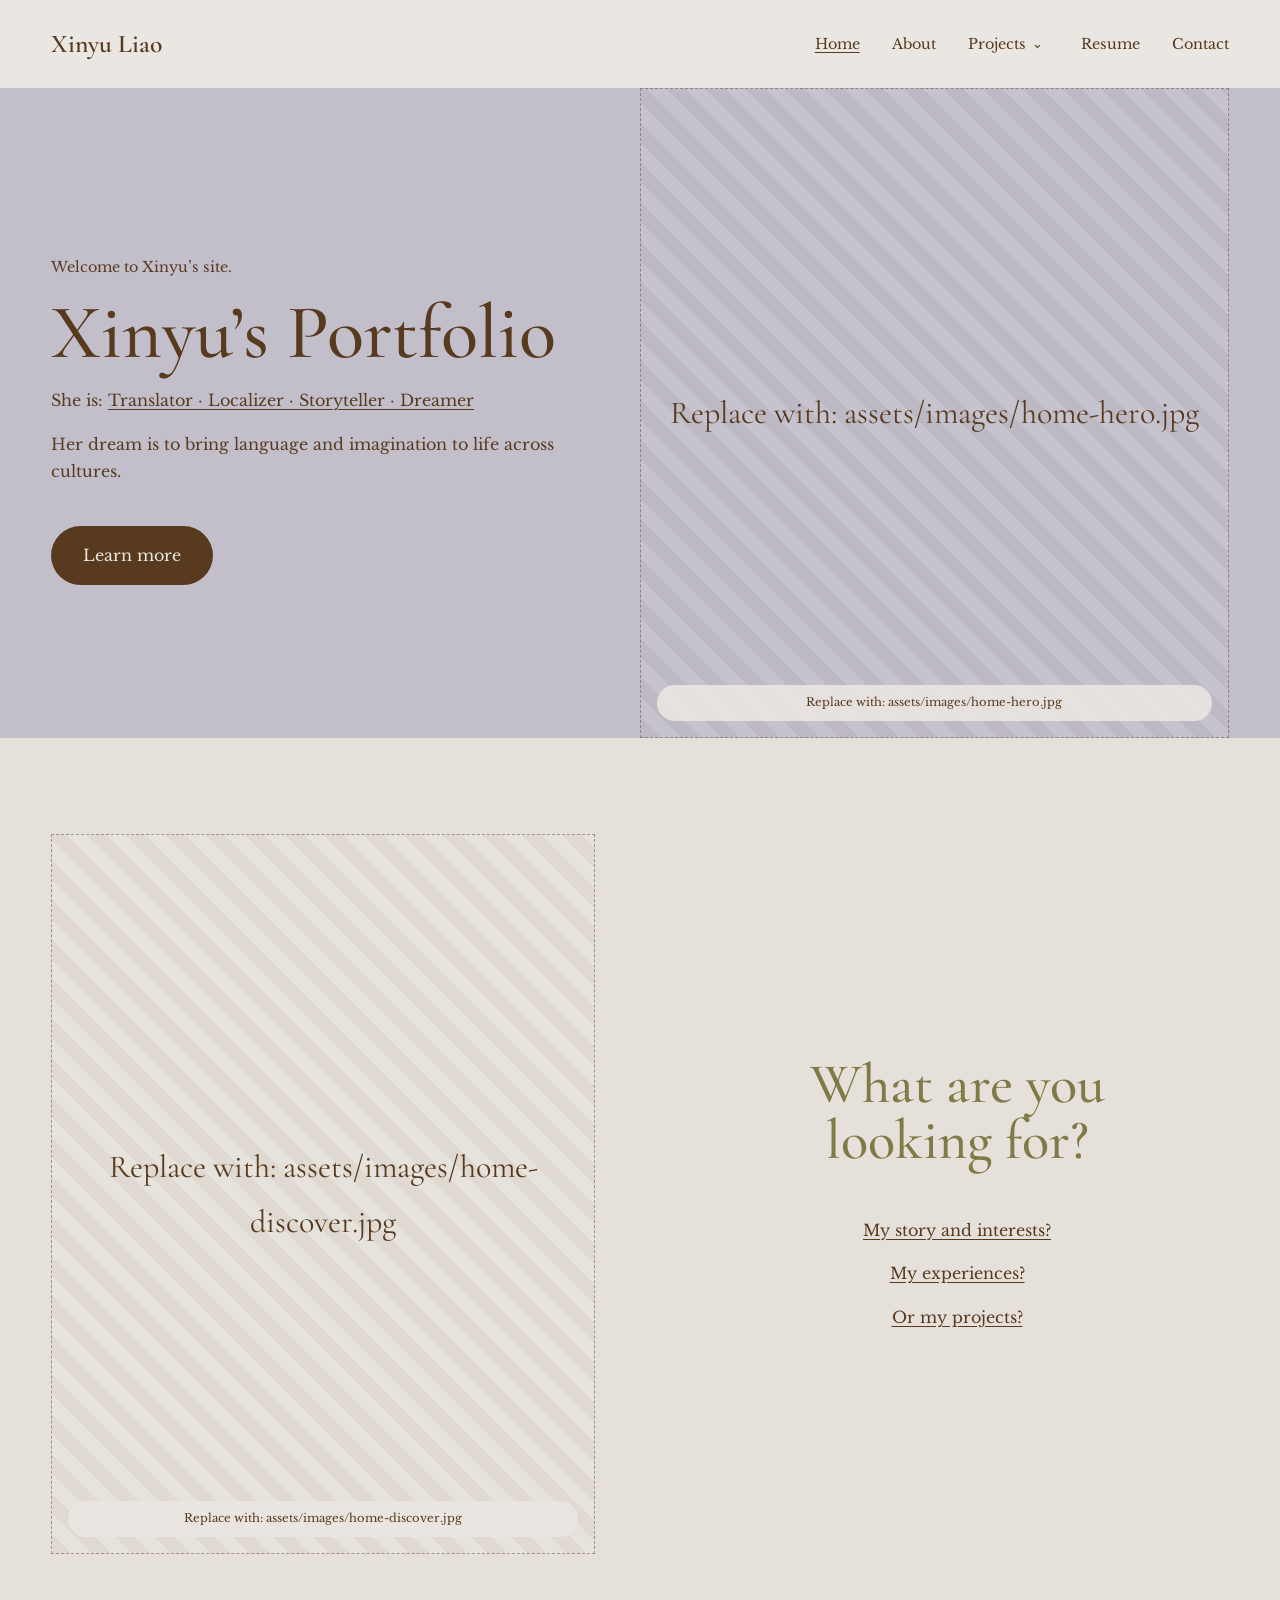
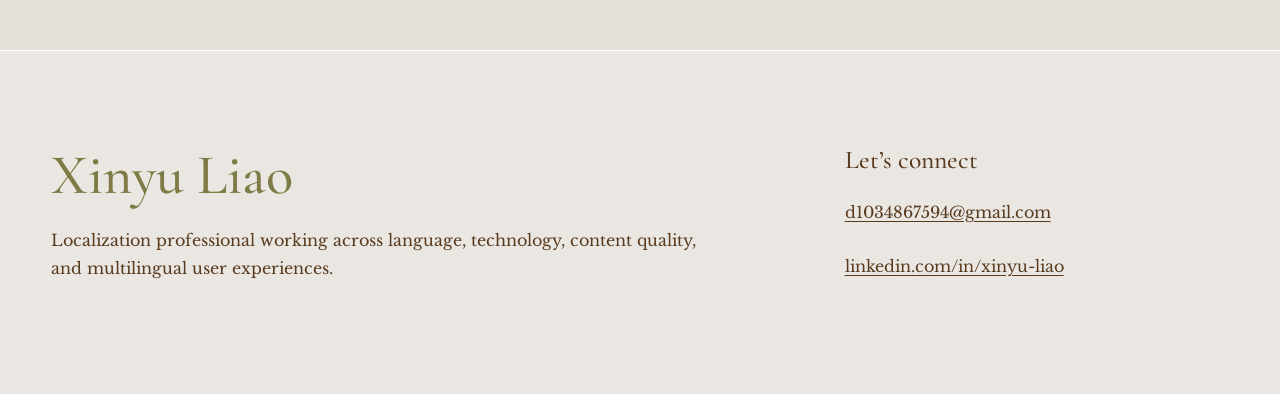
<file: index.html>
<!doctype html><html lang="en"><head><meta charset="utf-8"><meta name="viewport" content="width=device-width,initial-scale=1"><title>Home | Xinyu's Site</title><link rel="preconnect" href="https://fonts.googleapis.com"><link rel="preconnect" href="https://fonts.gstatic.com" crossorigin><link href="https://fonts.googleapis.com/css2?family=Cormorant+Garamond:wght@400;500;600&family=Libre+Baskerville:ital,wght@0,400;0,700;1,400&display=swap" rel="stylesheet"><link rel="stylesheet" href="css/style-v0.4.1.css"><script defer src="js/components-v0.4.1.js"></script><script defer src="js/main.js"></script></head><body data-current="home" data-base=""><div data-site-header></div><main><section class="hero section-accent"><div class="page-shell hero-grid"><div class="hero-copy reveal"><p class="eyebrow">Welcome to Xinyu’s site.</p><h1>Xinyu’s Portfolio</h1><p>She is: <a href="about.html">Translator · Localizer · Storyteller · Dreamer</a></p><p>Her dream is to bring language and imagination to life across cultures.</p><a class="button" href="about.html">Learn more</a></div><div class="image-placeholder hero-image reveal" data-label="Replace with: assets/images/home-hero.jpg"><span>Replace with: assets/images/home-hero.jpg</span></div></div></section><section class="discover"><div class="page-shell discover-grid"><div class="image-placeholder discover-image reveal" data-label="Replace with: assets/images/home-discover.jpg"><span>Replace with: assets/images/home-discover.jpg</span></div><div class="discover-copy reveal"><h2>What are you<br>looking for?</h2><div class="discover-links"><a href="about.html">My story and interests?</a><a href="resume.html">My experiences?</a><a href="projects.html">Or my projects?</a></div></div></div></section></main><div data-site-footer></div></body></html>
</file>
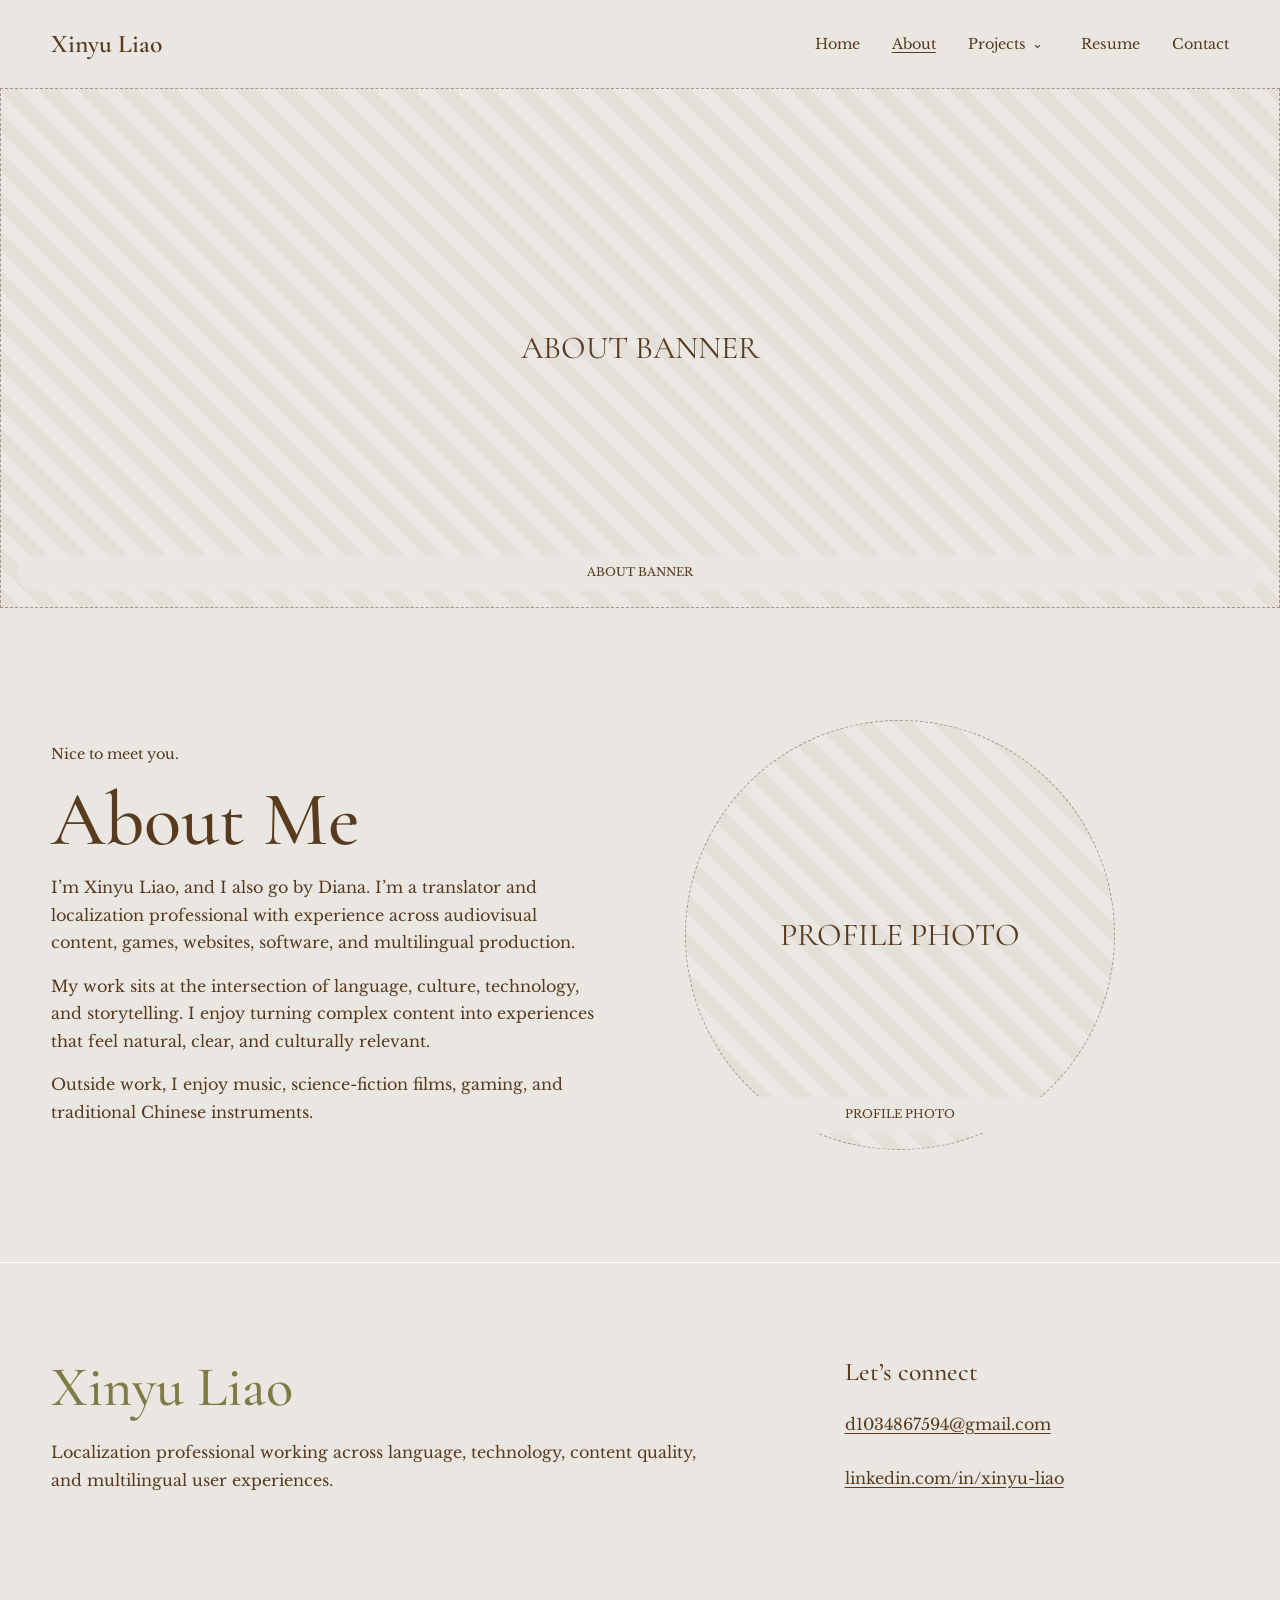
<file: about.html>
<!doctype html><html lang="en"><head><meta charset="utf-8"><meta name="viewport" content="width=device-width,initial-scale=1"><title>About Me | Xinyu's Site</title><link rel="preconnect" href="https://fonts.googleapis.com"><link rel="preconnect" href="https://fonts.gstatic.com" crossorigin><link href="https://fonts.googleapis.com/css2?family=Cormorant+Garamond:wght@400;500;600&family=Libre+Baskerville:ital,wght@0,400;0,700;1,400&display=swap" rel="stylesheet"><link rel="stylesheet" href="css/style-v0.4.1.css"><script defer src="js/components-v0.4.1.js"></script><script defer src="js/main.js"></script></head><body data-current="about" data-base=""><div data-site-header></div><main><section class="page-hero"><div class="image-placeholder page-hero-image" data-label="ABOUT BANNER"><span>ABOUT BANNER</span></div></section><section class="content-section"><div class="page-shell about-grid"><div class="about-copy reveal"><p class="eyebrow">Nice to meet you.</p><h1>About Me</h1><p>I’m Xinyu Liao, and I also go by Diana. I’m a translator and localization professional with experience across audiovisual content, games, websites, software, and multilingual production.</p><p>My work sits at the intersection of language, culture, technology, and storytelling. I enjoy turning complex content into experiences that feel natural, clear, and culturally relevant.</p><p>Outside work, I enjoy music, science-fiction films, gaming, and traditional Chinese instruments.</p></div><div class="portrait-wrap"><div class="image-placeholder round-placeholder reveal" data-label="PROFILE PHOTO"><span>PROFILE PHOTO</span></div></div></div></section></main><div data-site-footer></div></body></html>
</file>
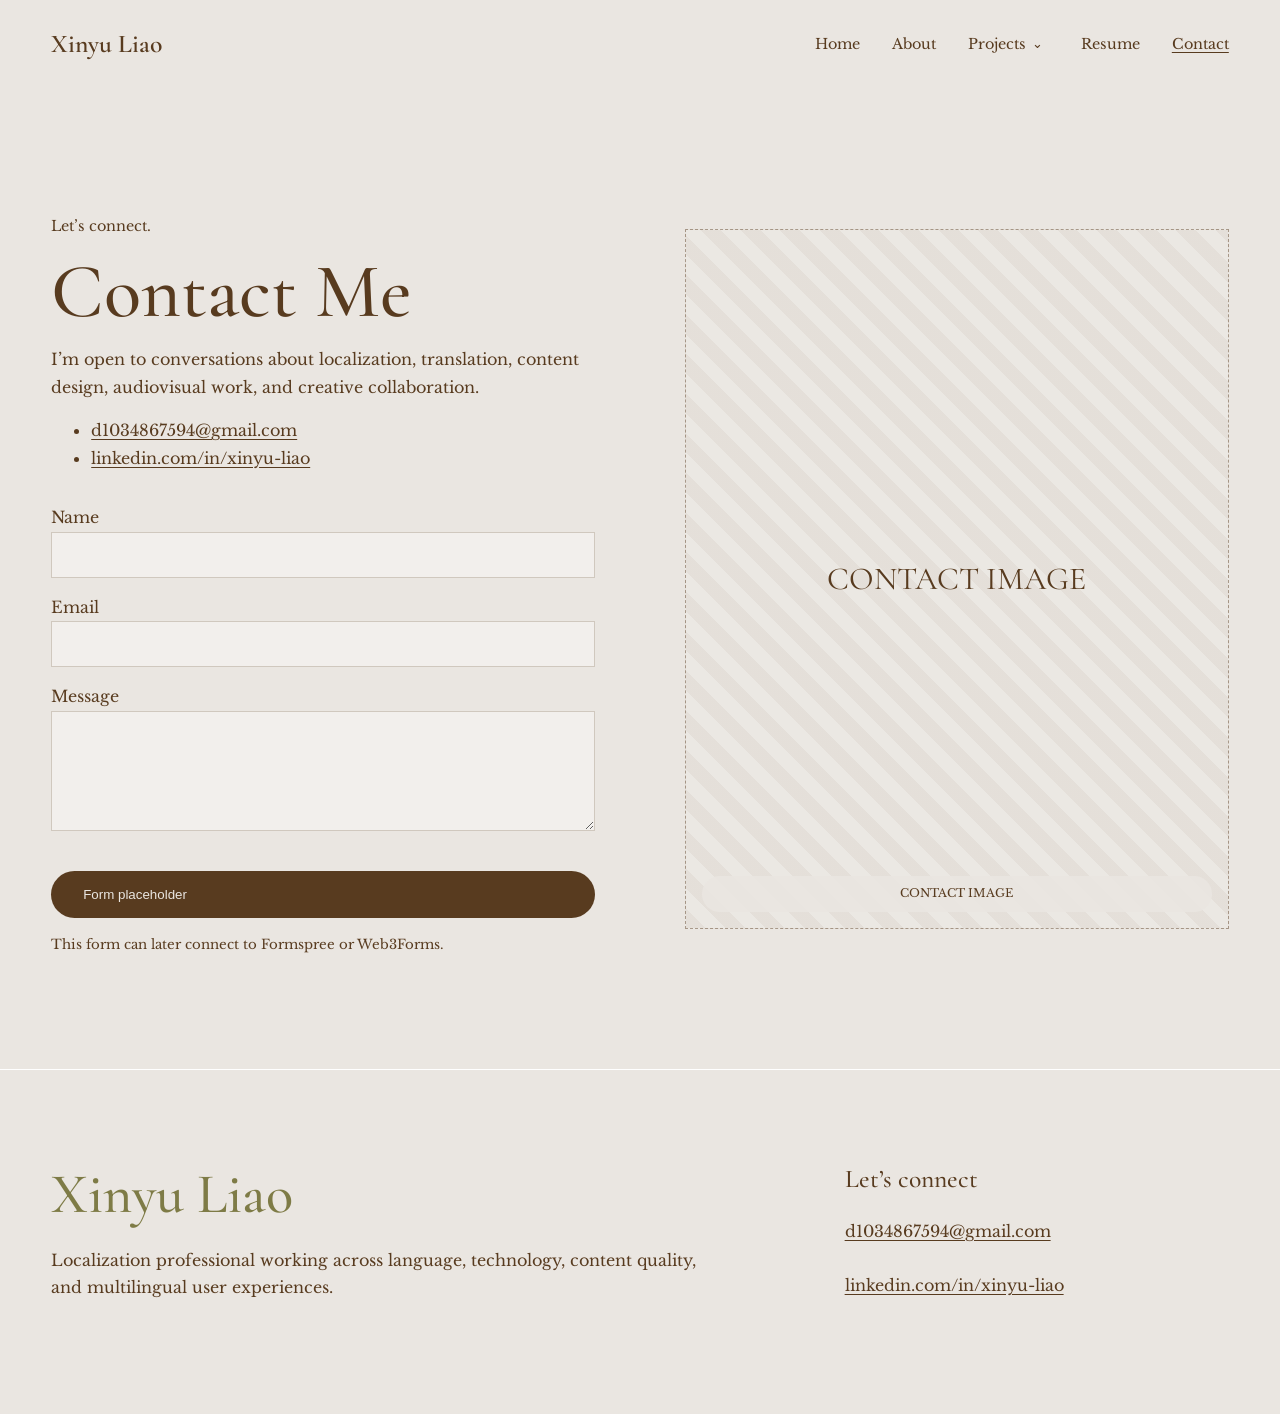
<file: contact.html>
<!doctype html><html lang="en"><head><meta charset="utf-8"><meta name="viewport" content="width=device-width,initial-scale=1"><title>Contact Me | Xinyu's Site</title><link rel="preconnect" href="https://fonts.googleapis.com"><link rel="preconnect" href="https://fonts.gstatic.com" crossorigin><link href="https://fonts.googleapis.com/css2?family=Cormorant+Garamond:wght@400;500;600&family=Libre+Baskerville:ital,wght@0,400;0,700;1,400&display=swap" rel="stylesheet"><link rel="stylesheet" href="css/style-v0.4.1.css"><script defer src="js/components-v0.4.1.js"></script><script defer src="js/main.js"></script></head><body data-current="contact" data-base=""><div data-site-header></div><main><section class="content-section"><div class="page-shell contact-grid"><div><p class="eyebrow">Let’s connect.</p><h1>Contact Me</h1><p>I’m open to conversations about localization, translation, content design, audiovisual work, and creative collaboration.</p><ul><li><a href="mailto:d1034867594@gmail.com">d1034867594@gmail.com</a></li><li><a href="https://www.linkedin.com/in/xinyu-liao">linkedin.com/in/xinyu-liao</a></li></ul><form class="contact-form"><label>Name<input type="text"></label><label>Email<input type="email"></label><label>Message<textarea rows="6"></textarea></label><button class="button" type="button">Form placeholder</button><small>This form can later connect to Formspree or Web3Forms.</small></form></div><div class="image-placeholder contact-image" data-label="CONTACT IMAGE"><span>CONTACT IMAGE</span></div></div></section></main><div data-site-footer></div></body></html>
</file>
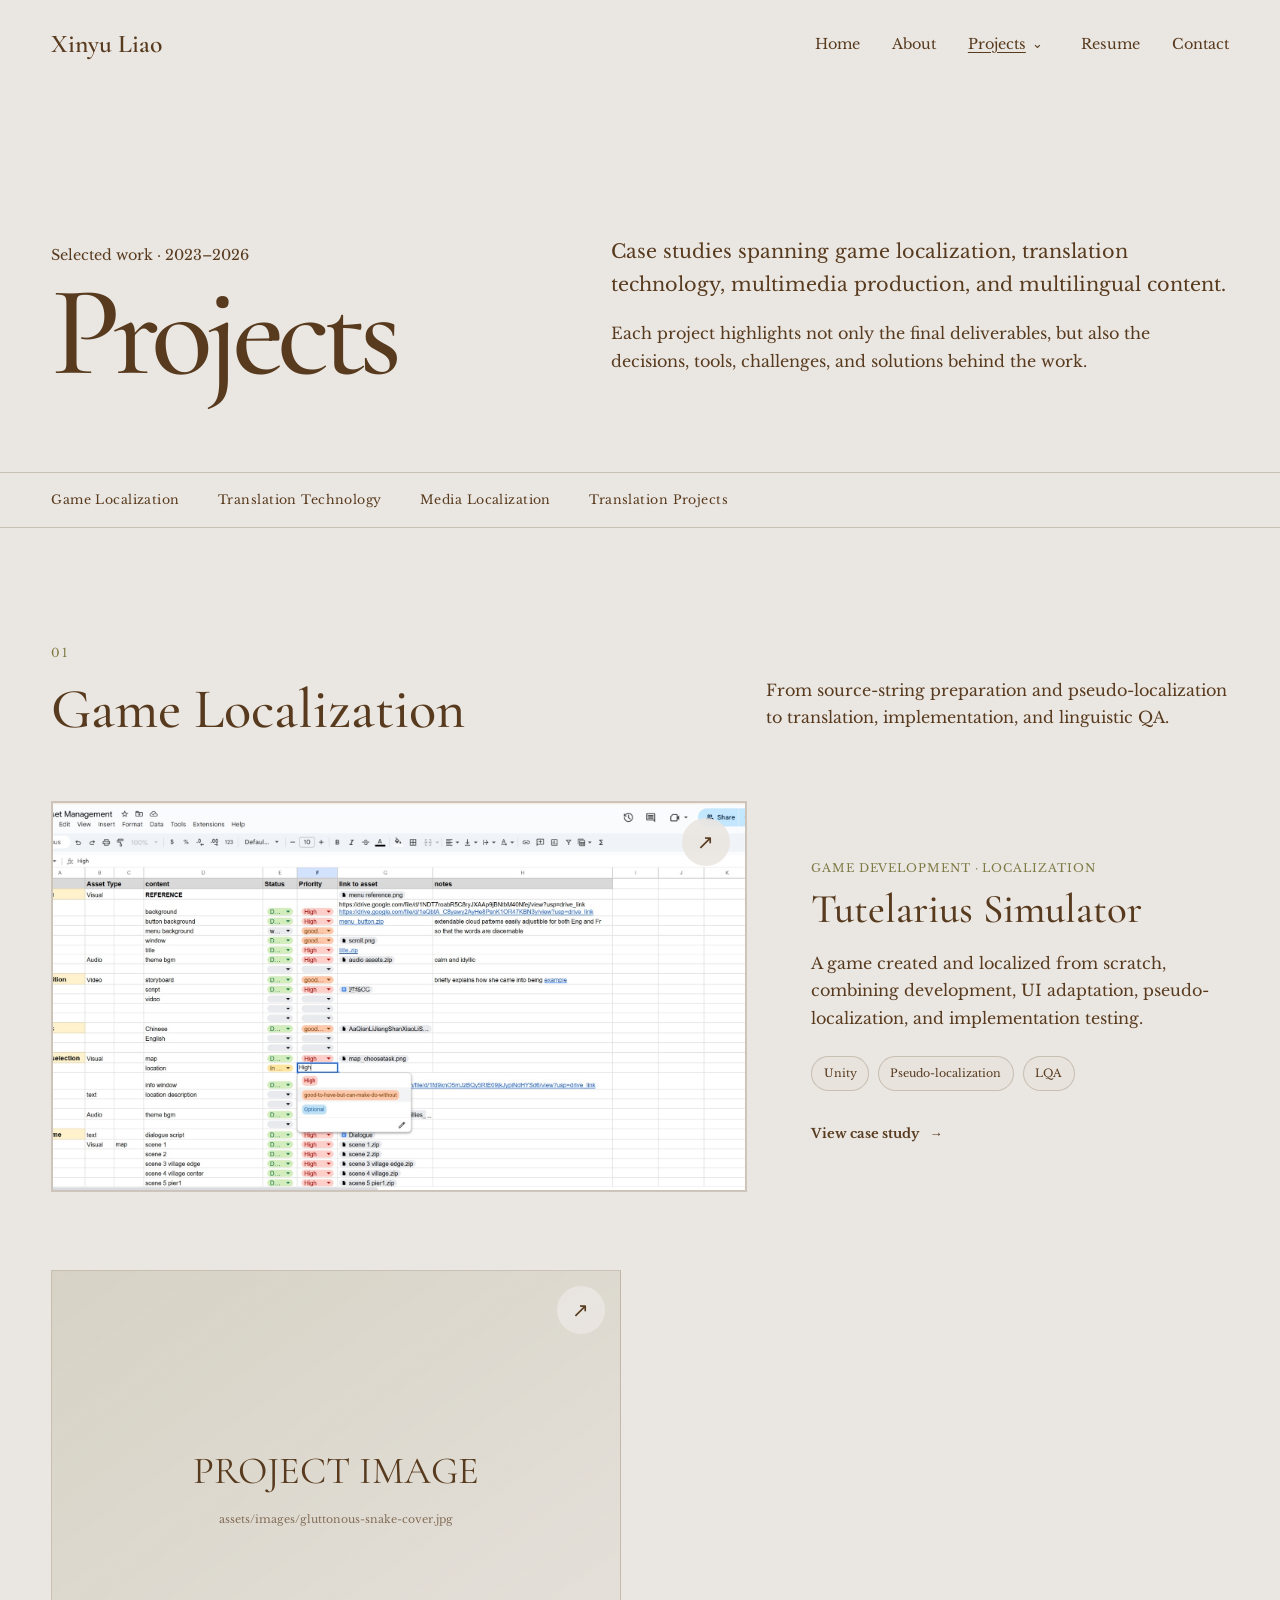
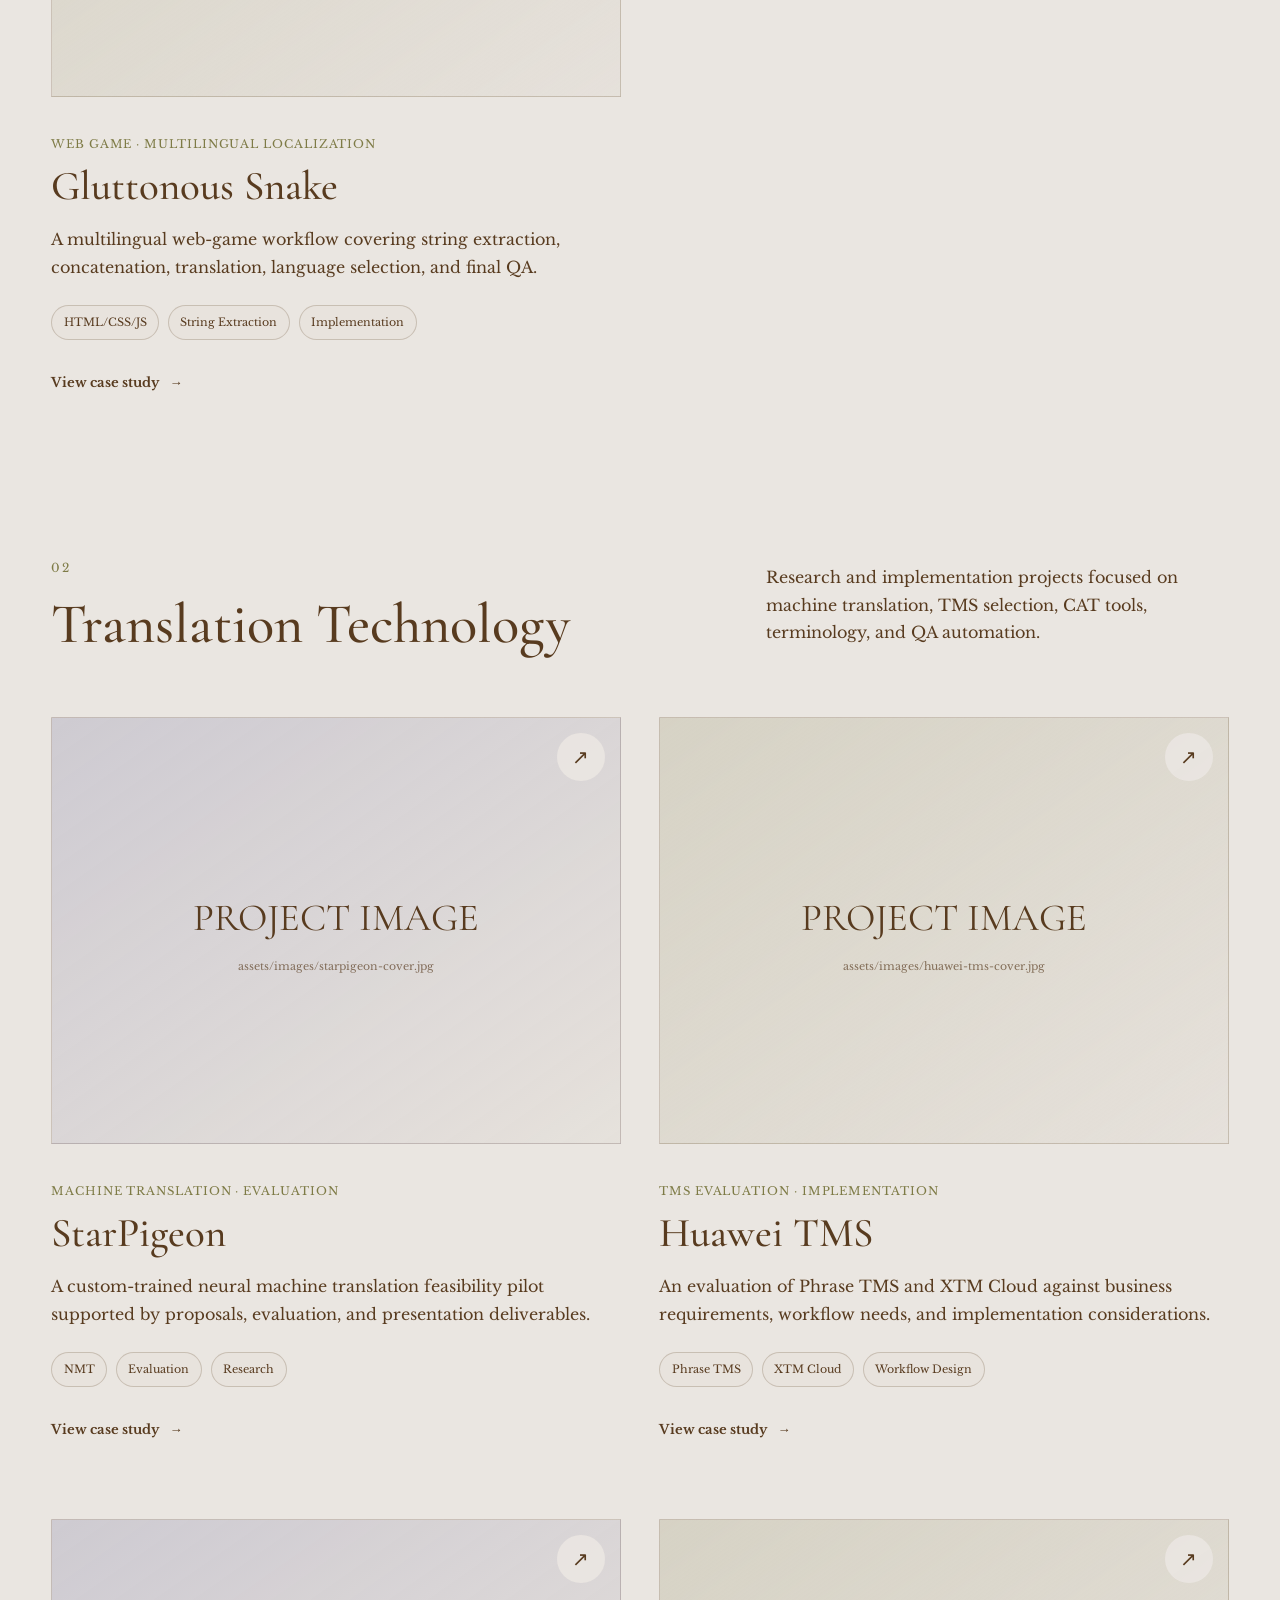
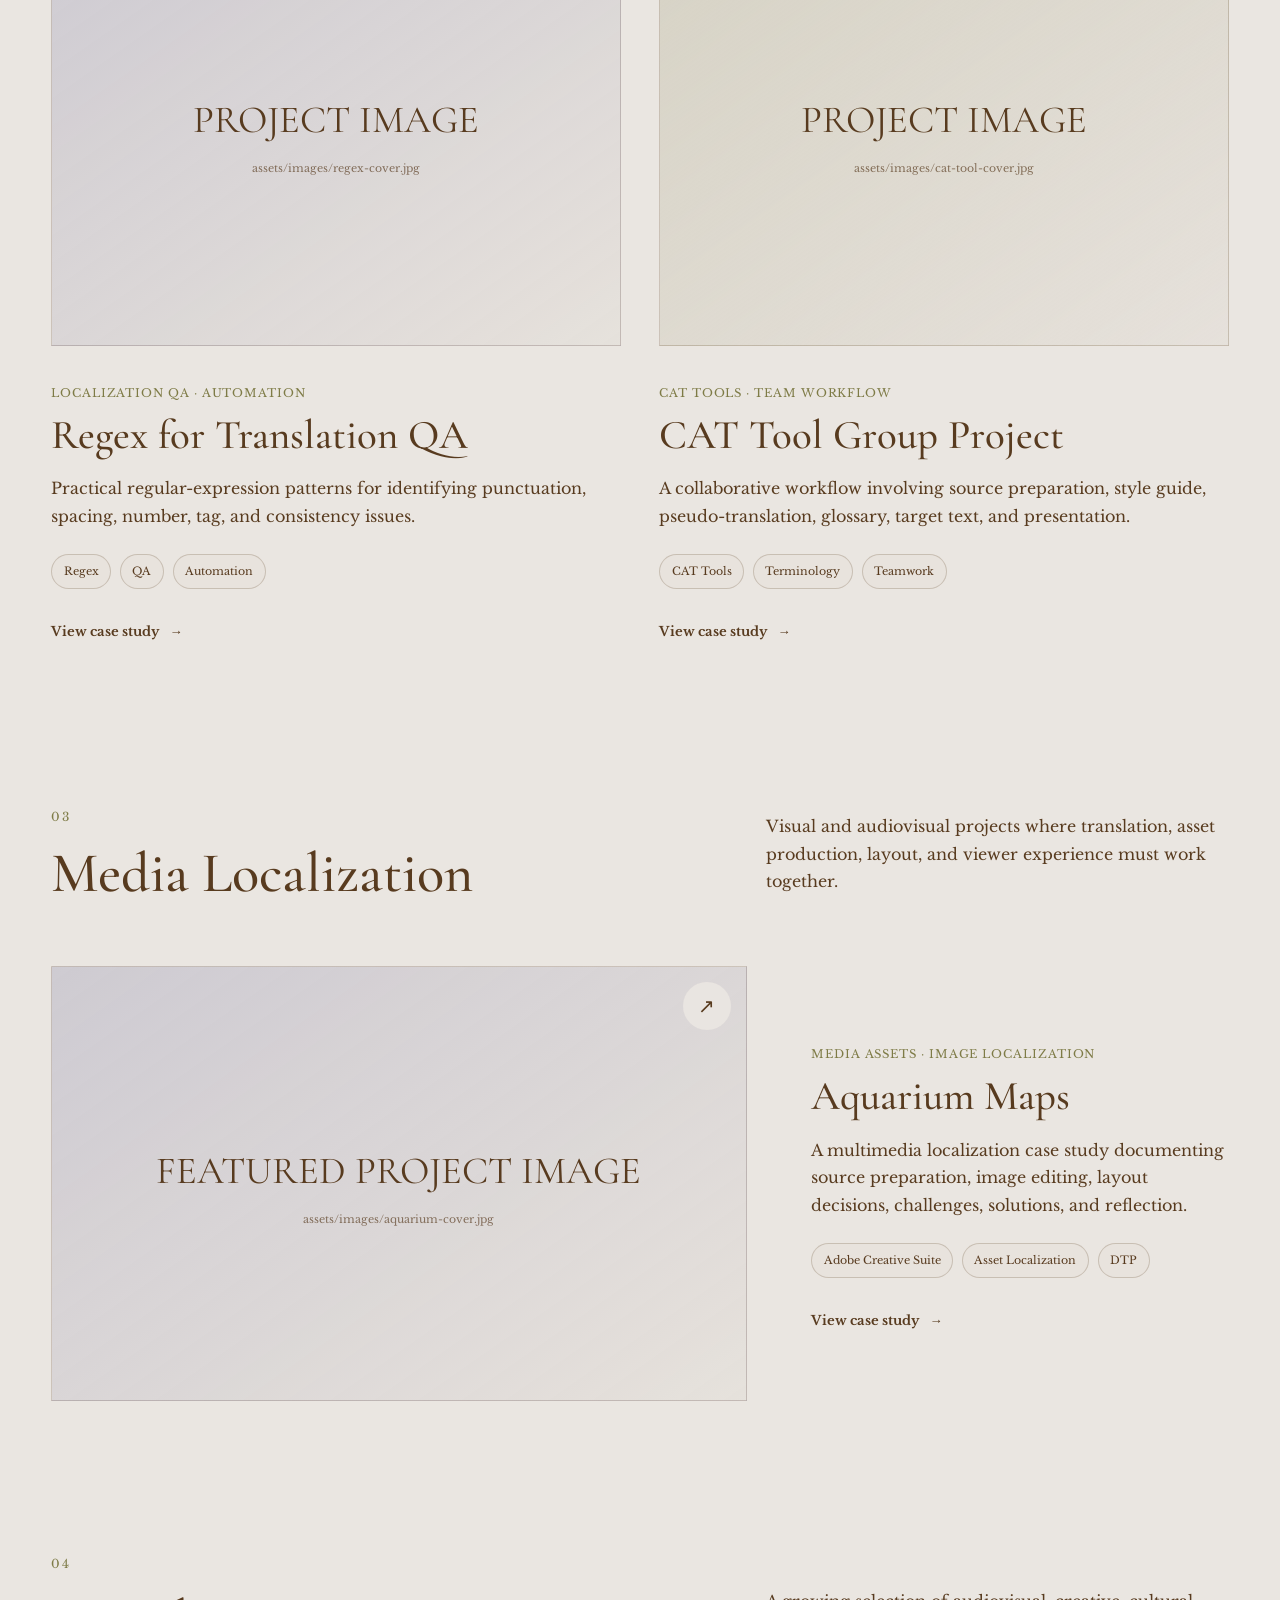
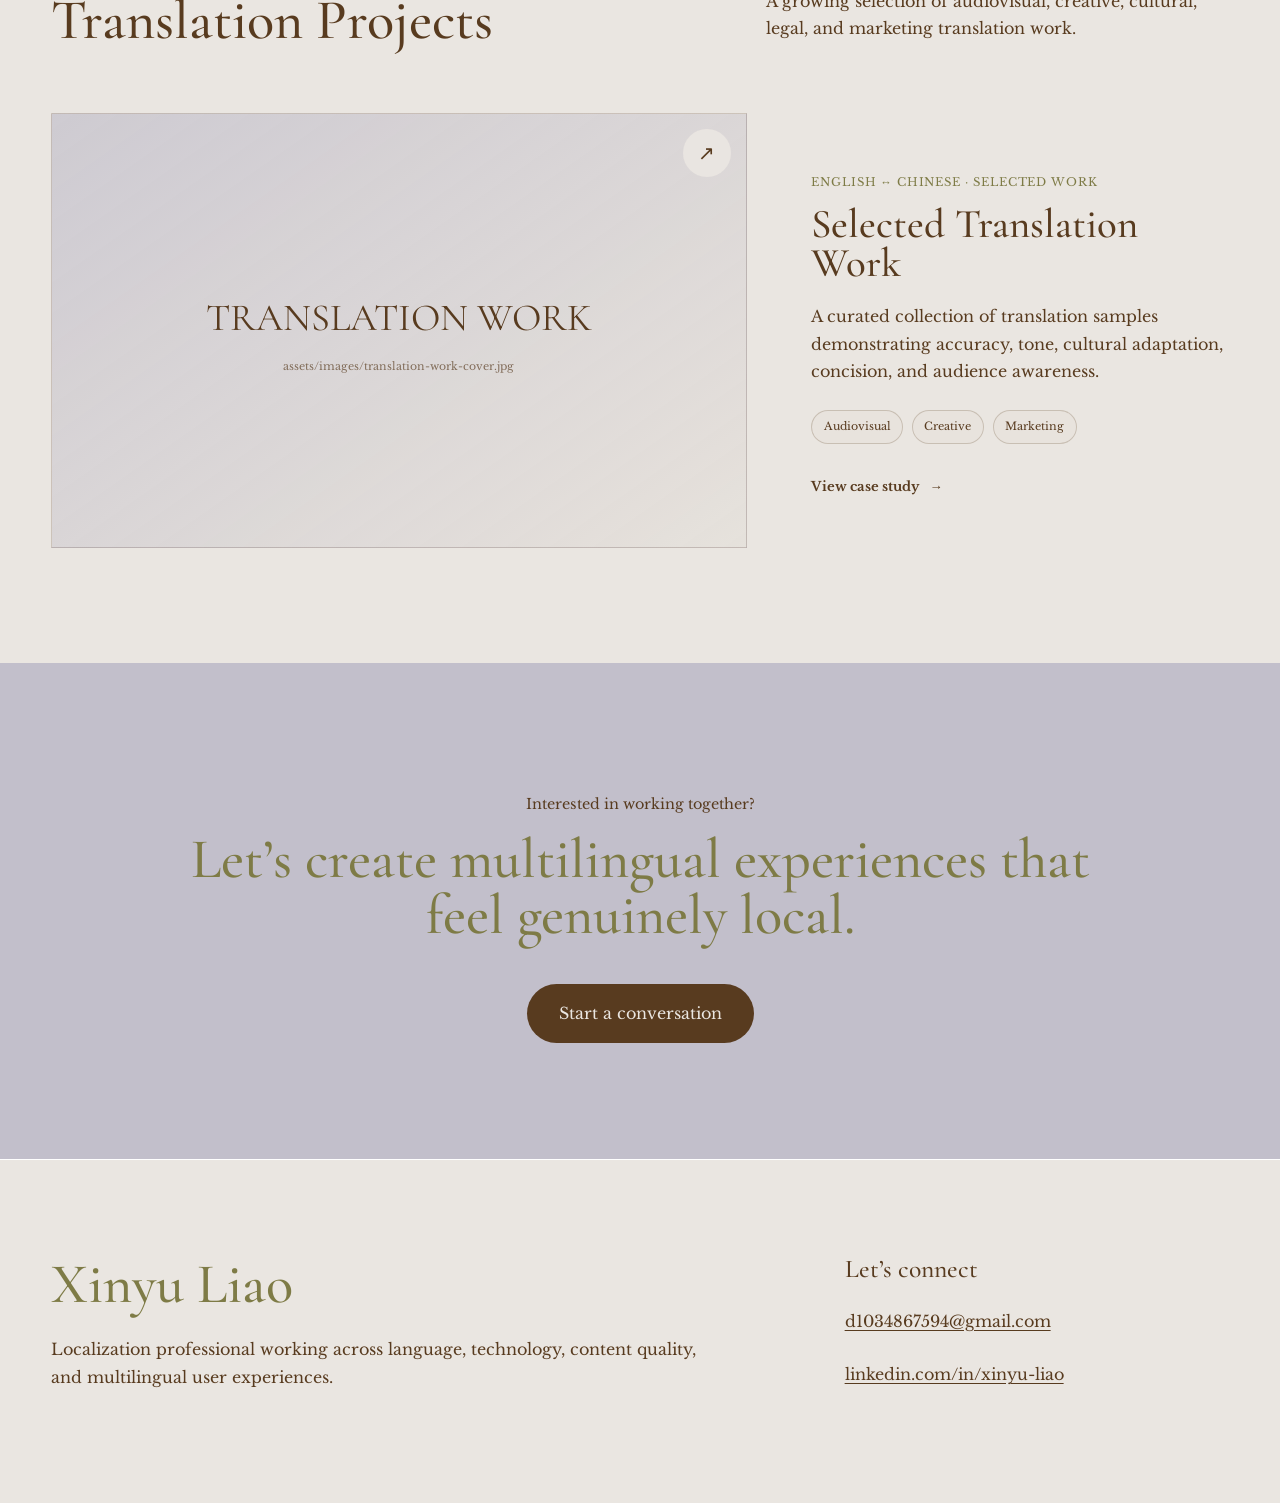
<file: posts.html>
<!DOCTYPE html>
<html lang="en">
<head>
  <meta charset="UTF-8">
  <meta name="viewport" content="width=device-width, initial-scale=1">
  <meta name="robots" content="noindex">
  <meta http-equiv="refresh" content="0; url=projects.html">
  <title>Projects | Xinyu Liao</title>
  <link rel="canonical" href="projects.html">
  <script>window.location.replace('projects.html');</script>
</head>
<body>
  <p>The Posts page has moved to <a href="projects.html">Projects</a>.</p>
</body>
</html>
</file>
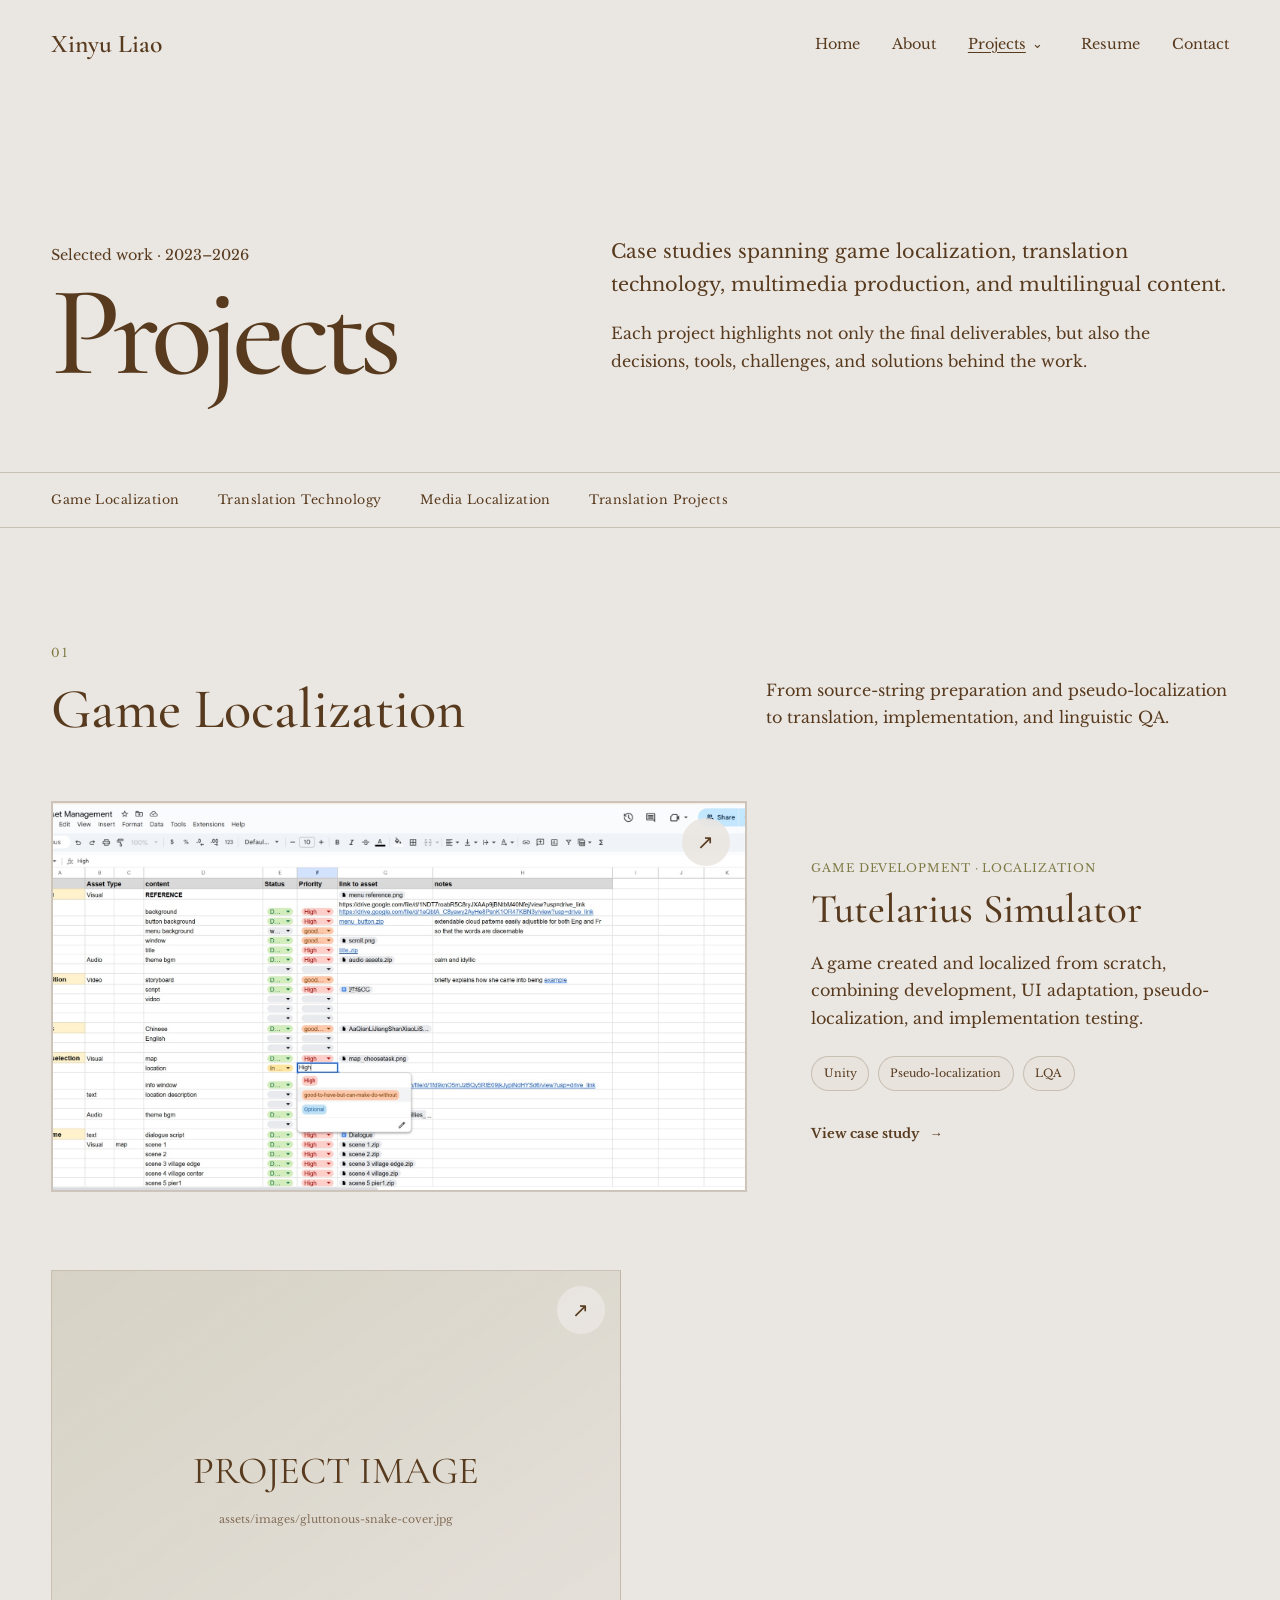
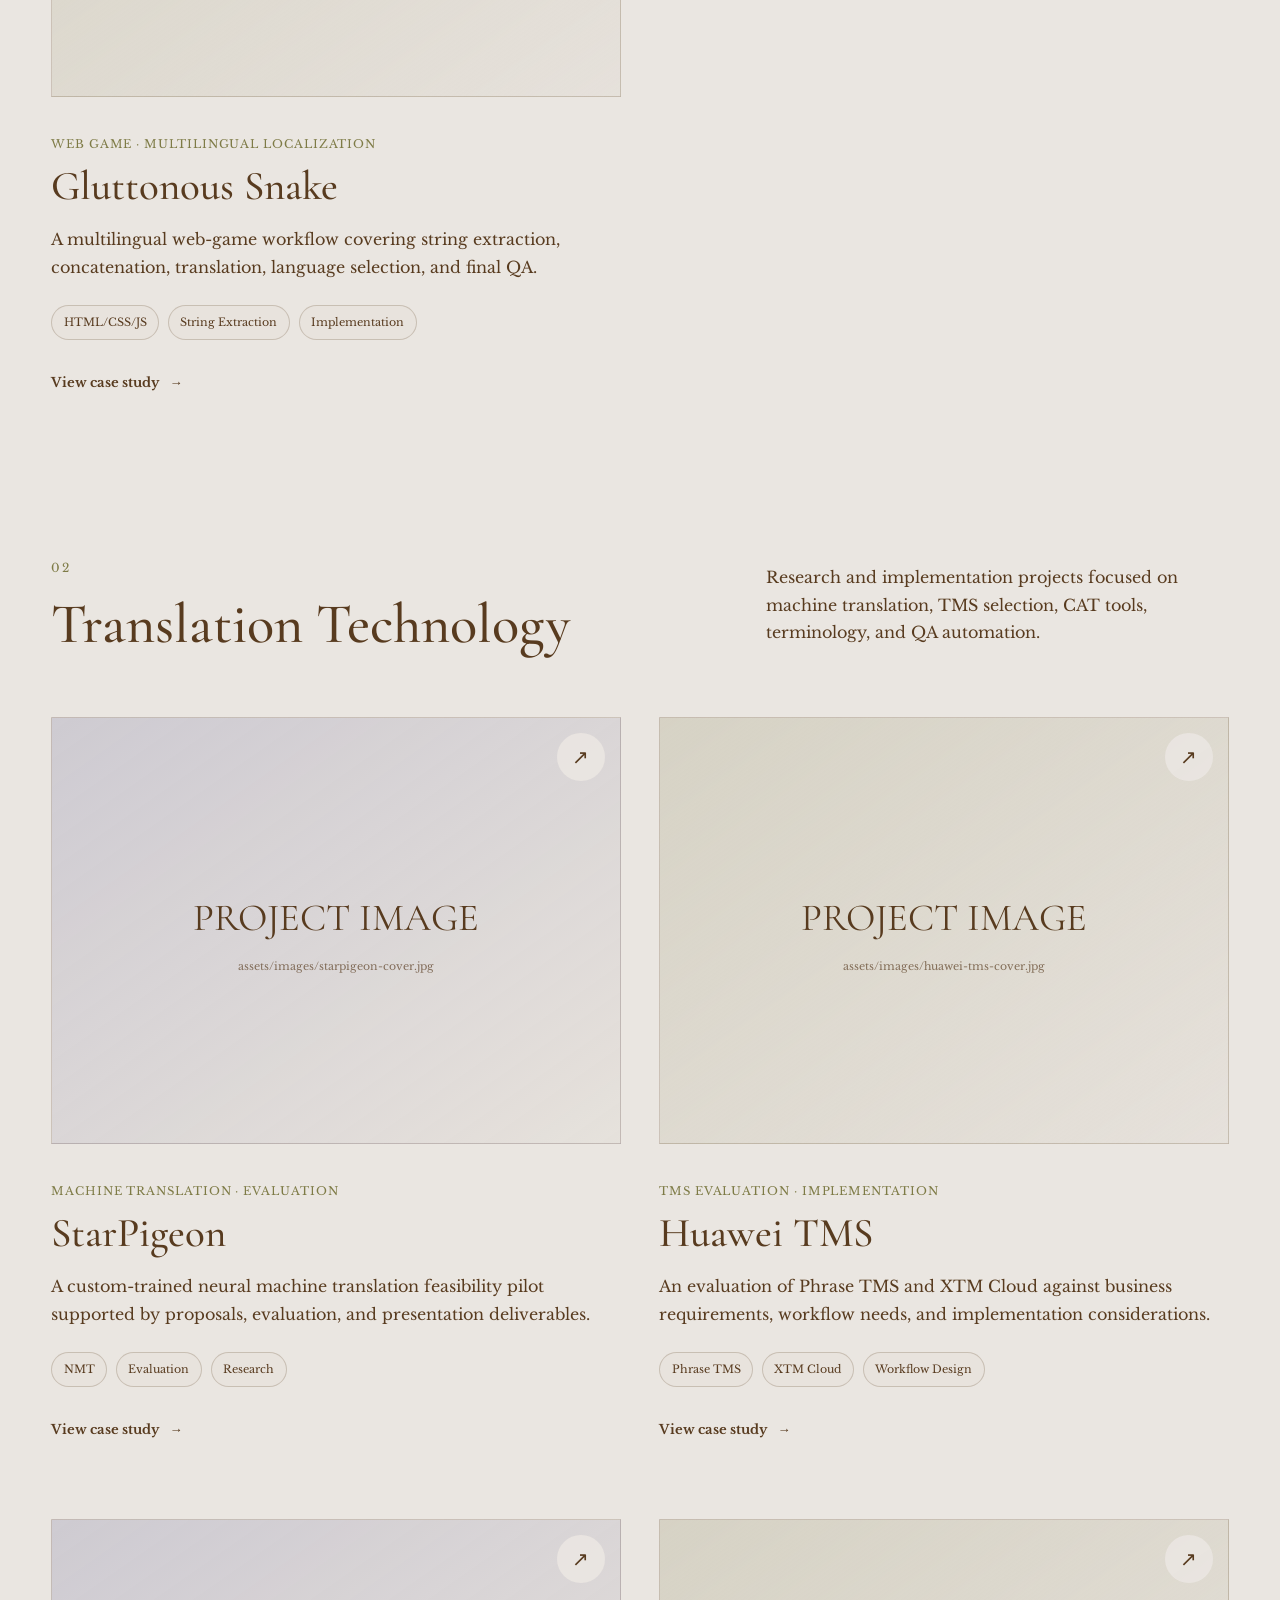
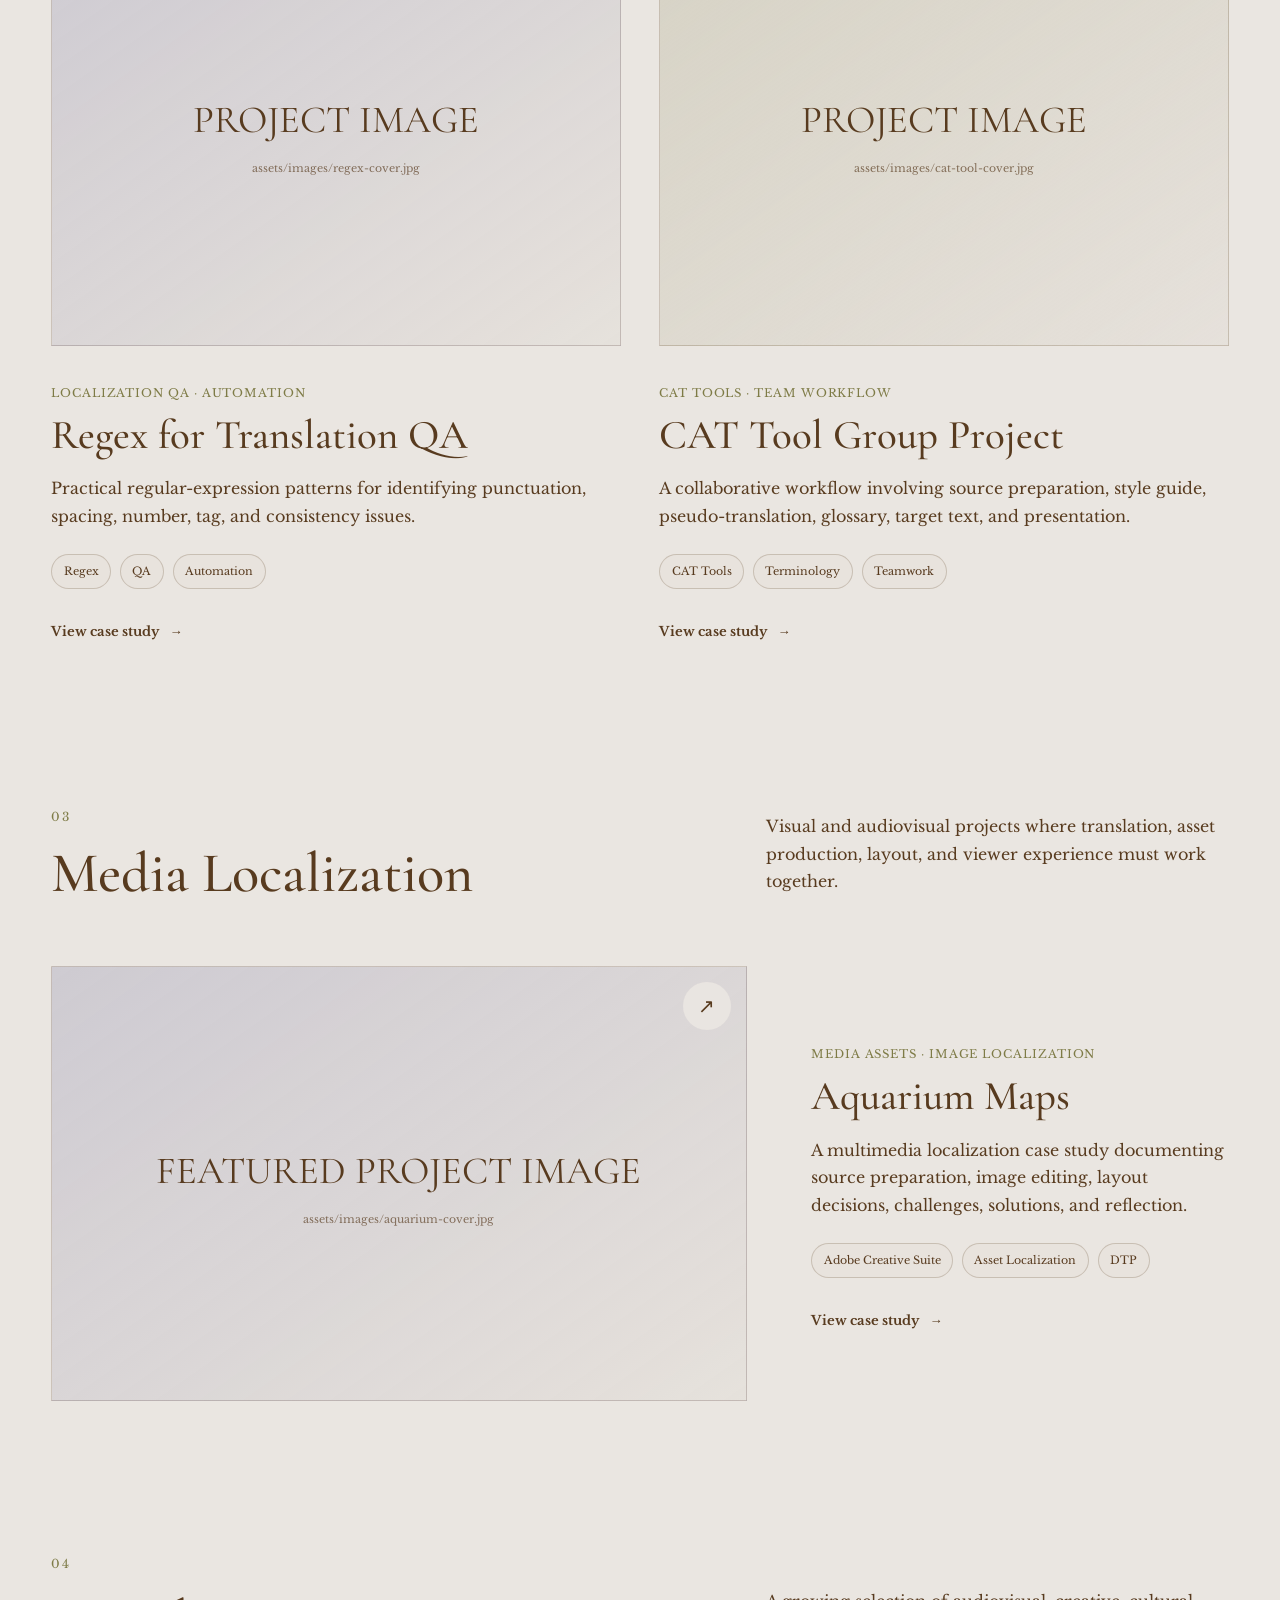
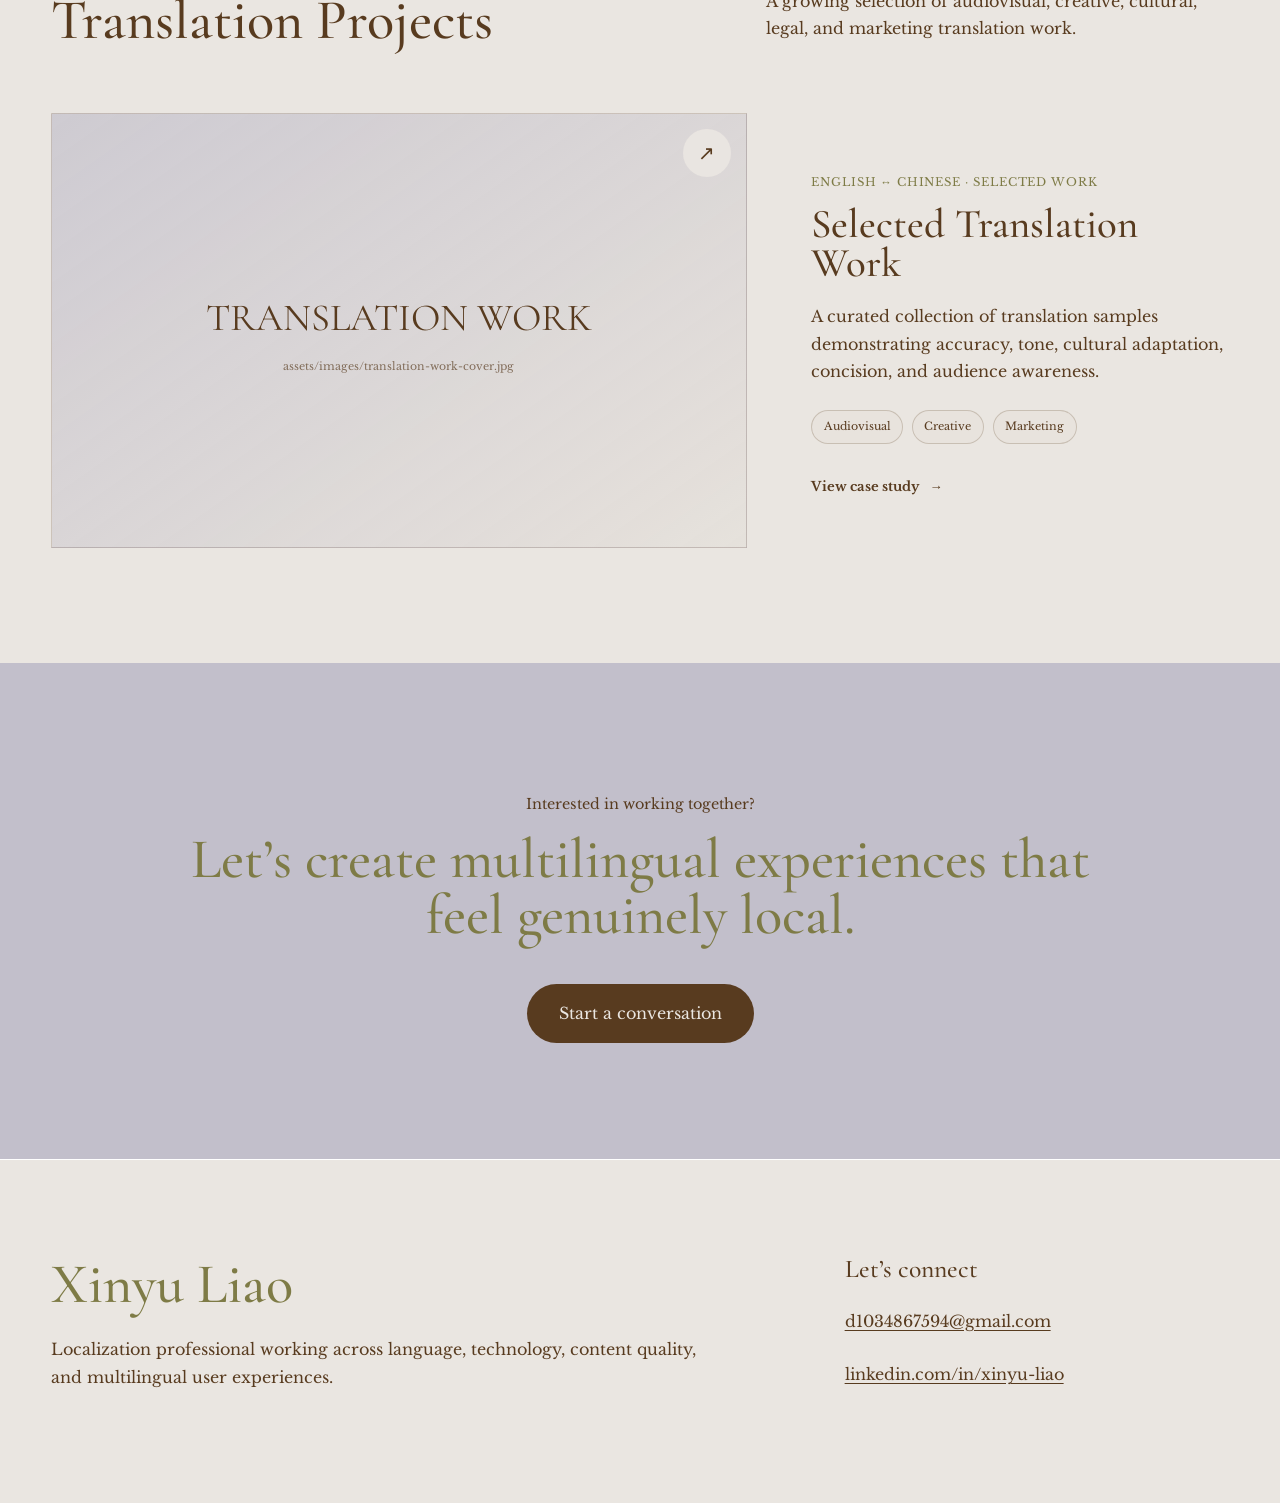
<file: projects.html>
<!doctype html>
<html lang="en">
<head>
<meta charset="utf-8">
<meta name="viewport" content="width=device-width,initial-scale=1">
<meta name="description" content="Localization, translation technology, game, media, and multilingual content projects by Xinyu Liao.">
<title>Projects | Xinyu Liao</title>
<link rel="preconnect" href="https://fonts.googleapis.com">
<link rel="preconnect" href="https://fonts.gstatic.com" crossorigin>
<link href="https://fonts.googleapis.com/css2?family=Cormorant+Garamond:wght@400;500;600&family=Libre+Baskerville:ital,wght@0,400;0,700;1,400&display=swap" rel="stylesheet">
<link rel="stylesheet" href="css/style-v0.5.1.css">
<script defer src="js/components-v0.4.1.js"></script>
<script defer src="js/main.js"></script>
</head>
<body data-current="projects" data-base="">
<div data-site-header></div>
<main>
<section class="projects-hero">
  <div class="page-shell projects-hero-grid">
    <div class="reveal">
      <p class="eyebrow">Selected work · 2023–2026</p>
      <h1>Projects</h1>
    </div>
    <div class="projects-hero-copy reveal">
      <p class="lede">Case studies spanning game localization, translation technology, multimedia production, and multilingual content.</p>
      <p>Each project highlights not only the final deliverables, but also the decisions, tools, challenges, and solutions behind the work.</p>
    </div>
  </div>
</section>

<nav class="project-filter" aria-label="Project categories">
  <div class="page-shell project-filter-inner">
    <a href="#game-localization">Game Localization</a>
    <a href="#translation-technology">Translation Technology</a>
    <a href="#media-localization">Media Localization</a>
    <a href="#translation-projects">Translation Projects</a>
  </div>
</nav>

<section class="projects-directory">
<div class="page-shell projects-layout-v2">

<section id="game-localization" class="project-category-v2">
  <header class="category-heading-v2 reveal">
    <div><p class="category-number">01</p><h2>Game Localization</h2></div>
    <p>From source-string preparation and pseudo-localization to translation, implementation, and linguistic QA.</p>
  </header>
  <div class="project-grid">
    <article class="project-card project-card-featured reveal">
      <a class="project-visual" href="posts/tutelarius-simulator.html" aria-label="View Tutelarius Simulator case study">
        <img class="project-cover-image" src="assets/images/tutelarius/tutelarius-cover-card.jpg?v=051" alt="Tutelarius Simulator multilingual game menu">
        <span class="project-arrow">↗</span>
      </a>
      <div class="project-card-copy">
        <p class="project-type">Game Development · Localization</p>
        <h3><a href="posts/tutelarius-simulator.html">Tutelarius Simulator</a></h3>
        <p>A game created and localized from scratch, combining development, UI adaptation, pseudo-localization, and implementation testing.</p>
        <ul class="project-tags"><li>Unity</li><li>Pseudo-localization</li><li>LQA</li></ul>
        <a class="case-link" href="posts/tutelarius-simulator.html">View case study <span>→</span></a>
      </div>
    </article>

    <article class="project-card reveal">
      <a class="project-visual" href="posts/gluttonous-snake.html" aria-label="View Gluttonous Snake case study">
        <div class="project-visual-placeholder"><span>PROJECT IMAGE</span><small>assets/images/gluttonous-snake-cover.jpg</small></div>
        <span class="project-arrow">↗</span>
      </a>
      <div class="project-card-copy">
        <p class="project-type">Web Game · Multilingual Localization</p>
        <h3><a href="posts/gluttonous-snake.html">Gluttonous Snake</a></h3>
        <p>A multilingual web-game workflow covering string extraction, concatenation, translation, language selection, and final QA.</p>
        <ul class="project-tags"><li>HTML/CSS/JS</li><li>String Extraction</li><li>Implementation</li></ul>
        <a class="case-link" href="posts/gluttonous-snake.html">View case study <span>→</span></a>
      </div>
    </article>
  </div>
</section>

<section id="translation-technology" class="project-category-v2">
  <header class="category-heading-v2 reveal">
    <div><p class="category-number">02</p><h2>Translation Technology</h2></div>
    <p>Research and implementation projects focused on machine translation, TMS selection, CAT tools, terminology, and QA automation.</p>
  </header>
  <div class="project-grid project-grid-two">
    <article class="project-card reveal">
      <a class="project-visual" href="posts/starpigeon.html"><div class="project-visual-placeholder"><span>PROJECT IMAGE</span><small>assets/images/starpigeon-cover.jpg</small></div><span class="project-arrow">↗</span></a>
      <div class="project-card-copy"><p class="project-type">Machine Translation · Evaluation</p><h3><a href="posts/starpigeon.html">StarPigeon</a></h3><p>A custom-trained neural machine translation feasibility pilot supported by proposals, evaluation, and presentation deliverables.</p><ul class="project-tags"><li>NMT</li><li>Evaluation</li><li>Research</li></ul><a class="case-link" href="posts/starpigeon.html">View case study <span>→</span></a></div>
    </article>
    <article class="project-card reveal">
      <a class="project-visual" href="posts/huawei.html"><div class="project-visual-placeholder"><span>PROJECT IMAGE</span><small>assets/images/huawei-tms-cover.jpg</small></div><span class="project-arrow">↗</span></a>
      <div class="project-card-copy"><p class="project-type">TMS Evaluation · Implementation</p><h3><a href="posts/huawei.html">Huawei TMS</a></h3><p>An evaluation of Phrase TMS and XTM Cloud against business requirements, workflow needs, and implementation considerations.</p><ul class="project-tags"><li>Phrase TMS</li><li>XTM Cloud</li><li>Workflow Design</li></ul><a class="case-link" href="posts/huawei.html">View case study <span>→</span></a></div>
    </article>
    <article class="project-card reveal">
      <a class="project-visual" href="posts/regex.html"><div class="project-visual-placeholder"><span>PROJECT IMAGE</span><small>assets/images/regex-cover.jpg</small></div><span class="project-arrow">↗</span></a>
      <div class="project-card-copy"><p class="project-type">Localization QA · Automation</p><h3><a href="posts/regex.html">Regex for Translation QA</a></h3><p>Practical regular-expression patterns for identifying punctuation, spacing, number, tag, and consistency issues.</p><ul class="project-tags"><li>Regex</li><li>QA</li><li>Automation</li></ul><a class="case-link" href="posts/regex.html">View case study <span>→</span></a></div>
    </article>
    <article class="project-card reveal">
      <a class="project-visual" href="posts/cat-tool.html"><div class="project-visual-placeholder"><span>PROJECT IMAGE</span><small>assets/images/cat-tool-cover.jpg</small></div><span class="project-arrow">↗</span></a>
      <div class="project-card-copy"><p class="project-type">CAT Tools · Team Workflow</p><h3><a href="posts/cat-tool.html">CAT Tool Group Project</a></h3><p>A collaborative workflow involving source preparation, style guide, pseudo-translation, glossary, target text, and presentation.</p><ul class="project-tags"><li>CAT Tools</li><li>Terminology</li><li>Teamwork</li></ul><a class="case-link" href="posts/cat-tool.html">View case study <span>→</span></a></div>
    </article>
  </div>
</section>

<section id="media-localization" class="project-category-v2">
  <header class="category-heading-v2 reveal">
    <div><p class="category-number">03</p><h2>Media Localization</h2></div>
    <p>Visual and audiovisual projects where translation, asset production, layout, and viewer experience must work together.</p>
  </header>
  <div class="project-grid">
    <article class="project-card project-card-wide reveal">
      <a class="project-visual" href="posts/aquarium.html"><div class="project-visual-placeholder"><span>FEATURED PROJECT IMAGE</span><small>assets/images/aquarium-cover.jpg</small></div><span class="project-arrow">↗</span></a>
      <div class="project-card-copy"><p class="project-type">Media Assets · Image Localization</p><h3><a href="posts/aquarium.html">Aquarium Maps</a></h3><p>A multimedia localization case study documenting source preparation, image editing, layout decisions, challenges, solutions, and reflection.</p><ul class="project-tags"><li>Adobe Creative Suite</li><li>Asset Localization</li><li>DTP</li></ul><a class="case-link" href="posts/aquarium.html">View case study <span>→</span></a></div>
    </article>
  </div>
</section>

<section id="translation-projects" class="project-category-v2">
  <header class="category-heading-v2 reveal">
    <div><p class="category-number">04</p><h2>Translation Projects</h2></div>
    <p>A growing selection of audiovisual, creative, cultural, legal, and marketing translation work.</p>
  </header>
  <div class="project-grid">
    <article class="project-card project-card-wide reveal">
      <a class="project-visual" href="posts/translation-projects.html"><div class="project-visual-placeholder"><span>TRANSLATION WORK</span><small>assets/images/translation-work-cover.jpg</small></div><span class="project-arrow">↗</span></a>
      <div class="project-card-copy"><p class="project-type">English ↔ Chinese · Selected Work</p><h3><a href="posts/translation-projects.html">Selected Translation Work</a></h3><p>A curated collection of translation samples demonstrating accuracy, tone, cultural adaptation, concision, and audience awareness.</p><ul class="project-tags"><li>Audiovisual</li><li>Creative</li><li>Marketing</li></ul><a class="case-link" href="posts/translation-projects.html">View case study <span>→</span></a></div>
    </article>
  </div>
</section>

</div>
</section>

<section class="projects-cta section-accent">
  <div class="page-shell projects-cta-inner reveal">
    <p class="eyebrow">Interested in working together?</p>
    <h2>Let’s create multilingual experiences that feel genuinely local.</h2>
    <a class="button" href="contact.html">Start a conversation</a>
  </div>
</section>
</main>
<div data-site-footer></div>
</body>
</html>
</file>
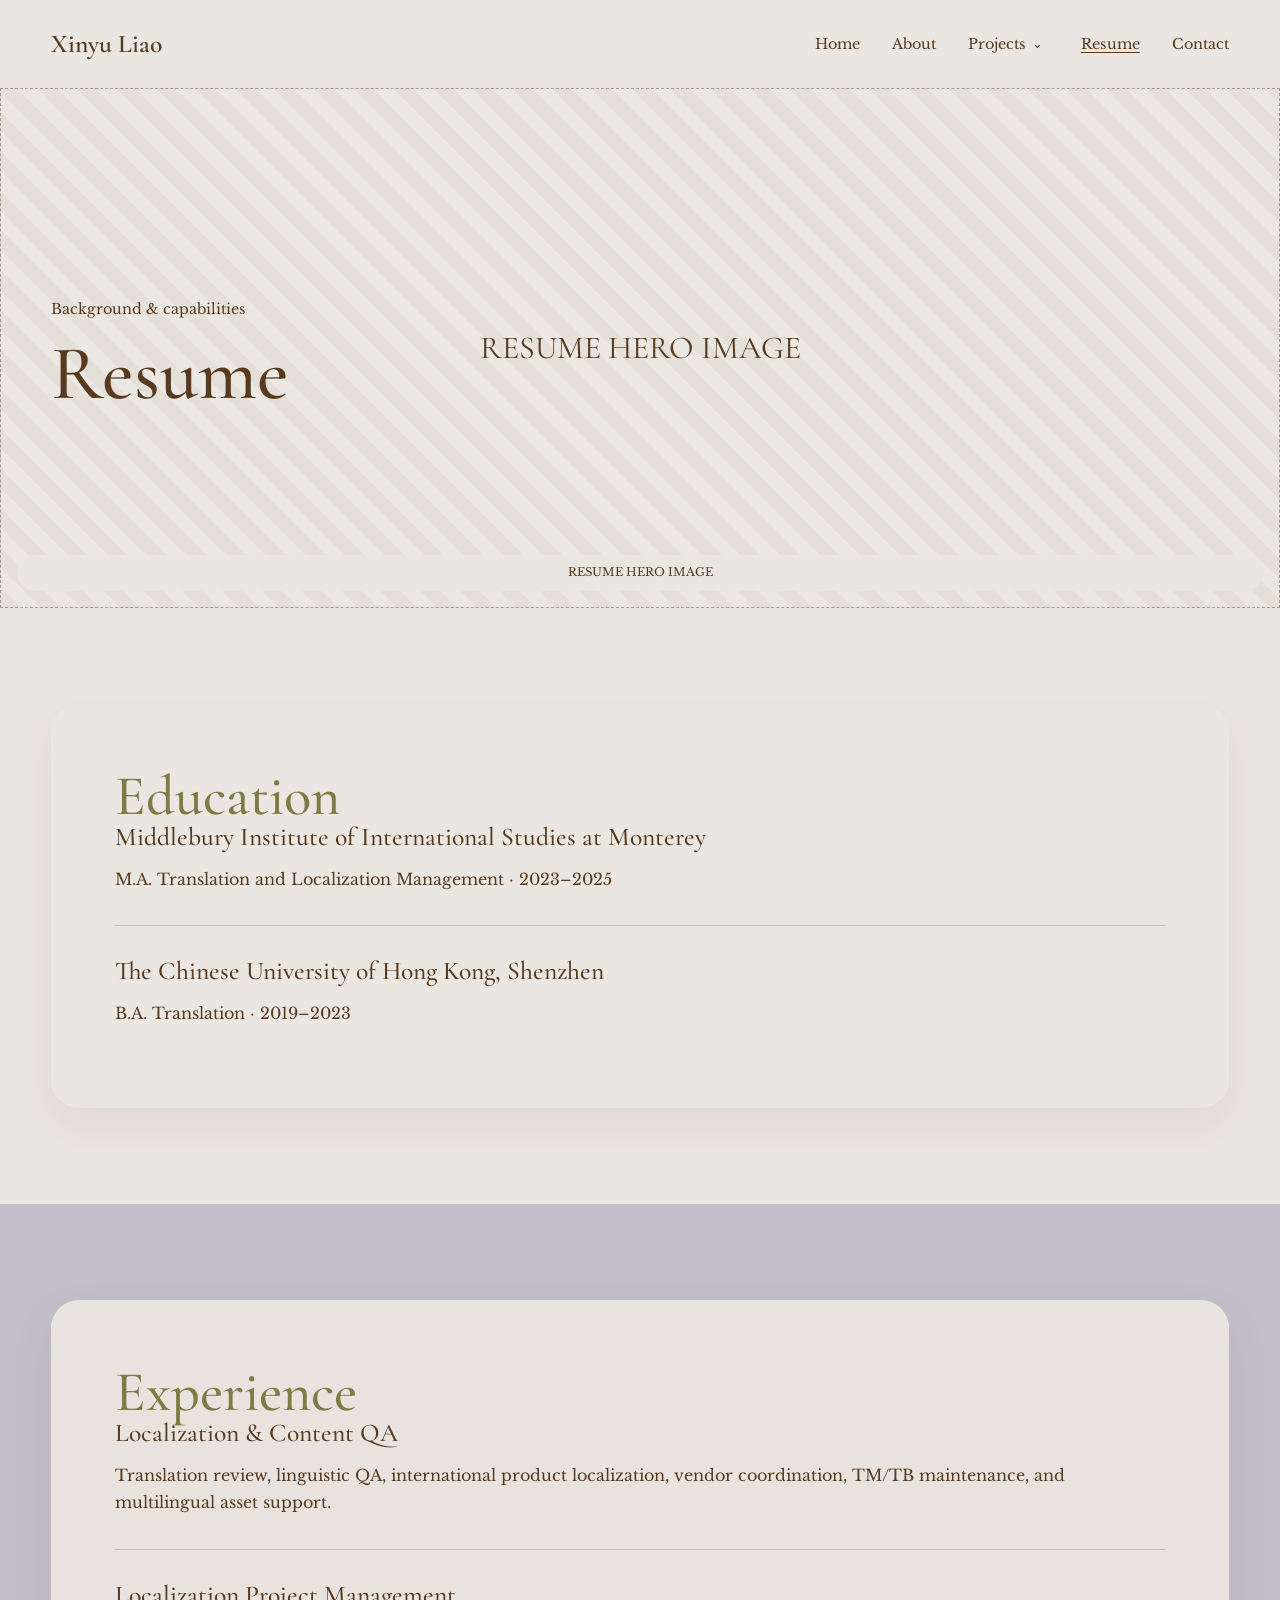
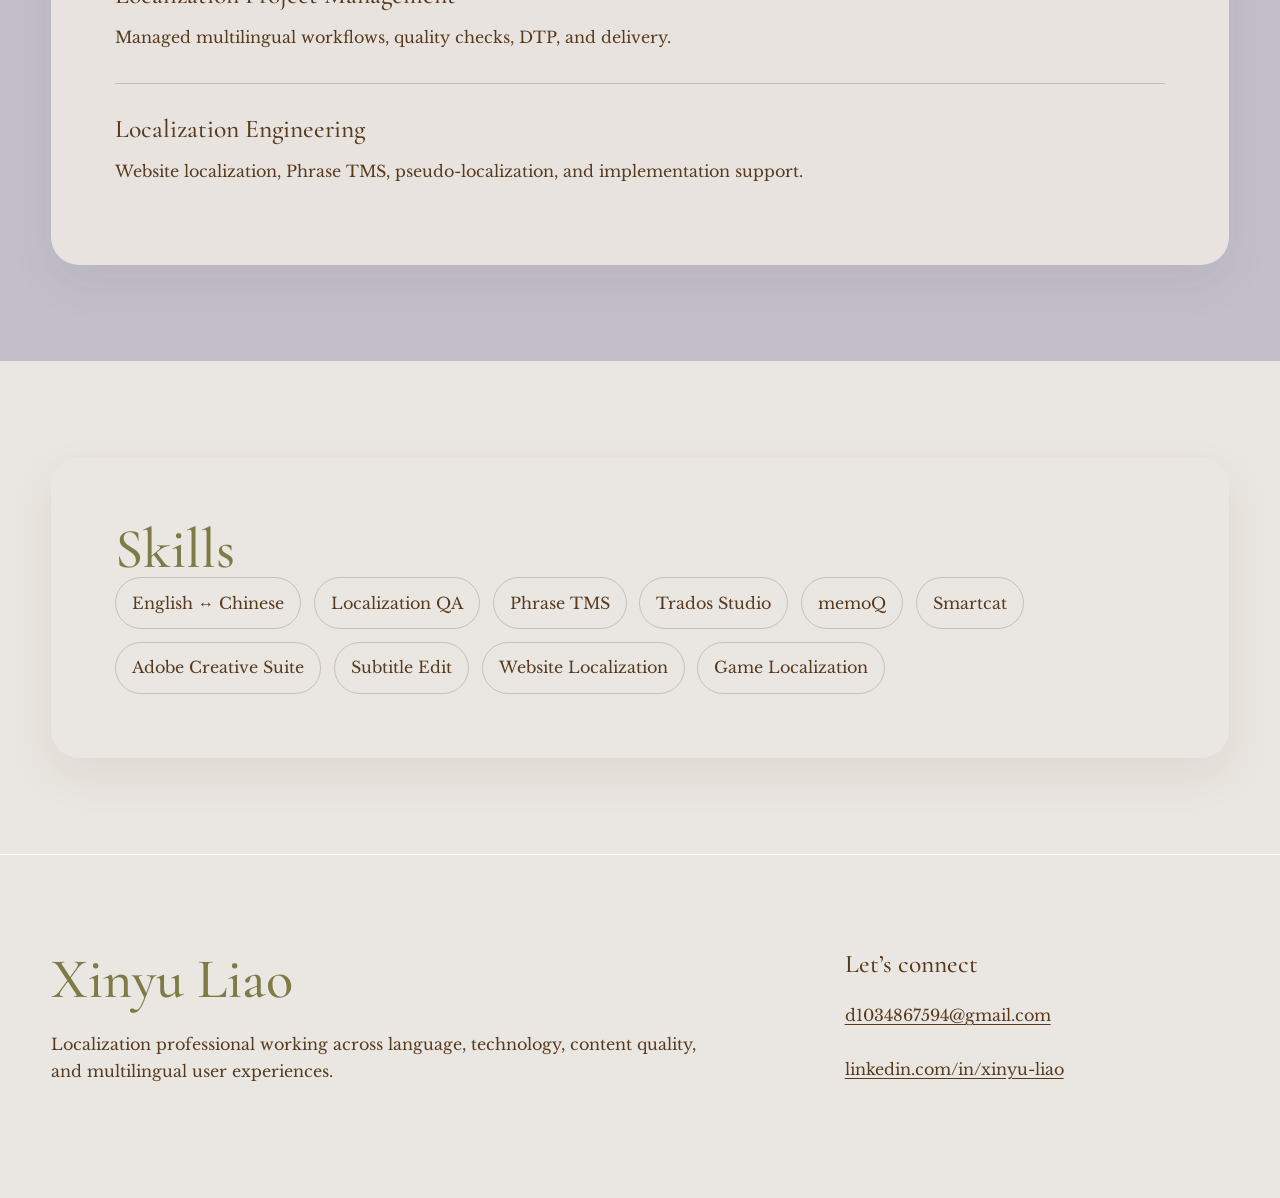
<file: resume.html>
<!doctype html><html lang="en"><head><meta charset="utf-8"><meta name="viewport" content="width=device-width,initial-scale=1"><title>Resume | Xinyu's Site</title><link rel="preconnect" href="https://fonts.googleapis.com"><link rel="preconnect" href="https://fonts.gstatic.com" crossorigin><link href="https://fonts.googleapis.com/css2?family=Cormorant+Garamond:wght@400;500;600&family=Libre+Baskerville:ital,wght@0,400;0,700;1,400&display=swap" rel="stylesheet"><link rel="stylesheet" href="css/style-v0.4.1.css"><script defer src="js/components-v0.4.1.js"></script><script defer src="js/main.js"></script></head><body data-current="resume" data-base=""><div data-site-header></div><main><section class="resume-hero"><div class="image-placeholder page-hero-image" data-label="RESUME HERO IMAGE"><span>RESUME HERO IMAGE</span></div><div class="resume-overlay page-shell"><p class="eyebrow">Background & capabilities</p><h1>Resume</h1></div></section><section class="resume-section"><div class="page-shell"><div class="resume-card reveal"><h2>Education</h2><h3>Middlebury Institute of International Studies at Monterey</h3><p>M.A. Translation and Localization Management · 2023–2025</p><hr><h3>The Chinese University of Hong Kong, Shenzhen</h3><p>B.A. Translation · 2019–2023</p></div></div></section><section class="resume-section section-accent"><div class="page-shell"><div class="resume-card reveal"><h2>Experience</h2><h3>Localization & Content QA</h3><p>Translation review, linguistic QA, international product localization, vendor coordination, TM/TB maintenance, and multilingual asset support.</p><hr><h3>Localization Project Management</h3><p>Managed multilingual workflows, quality checks, DTP, and delivery.</p><hr><h3>Localization Engineering</h3><p>Website localization, Phrase TMS, pseudo-localization, and implementation support.</p></div></div></section><section class="resume-section"><div class="page-shell"><div class="resume-card reveal"><h2>Skills</h2><div class="tag-list"><span>English ↔ Chinese</span><span>Localization QA</span><span>Phrase TMS</span><span>Trados Studio</span><span>memoQ</span><span>Smartcat</span><span>Adobe Creative Suite</span><span>Subtitle Edit</span><span>Website Localization</span><span>Game Localization</span></div></div></div></section></main><div data-site-footer></div></body></html>
</file>
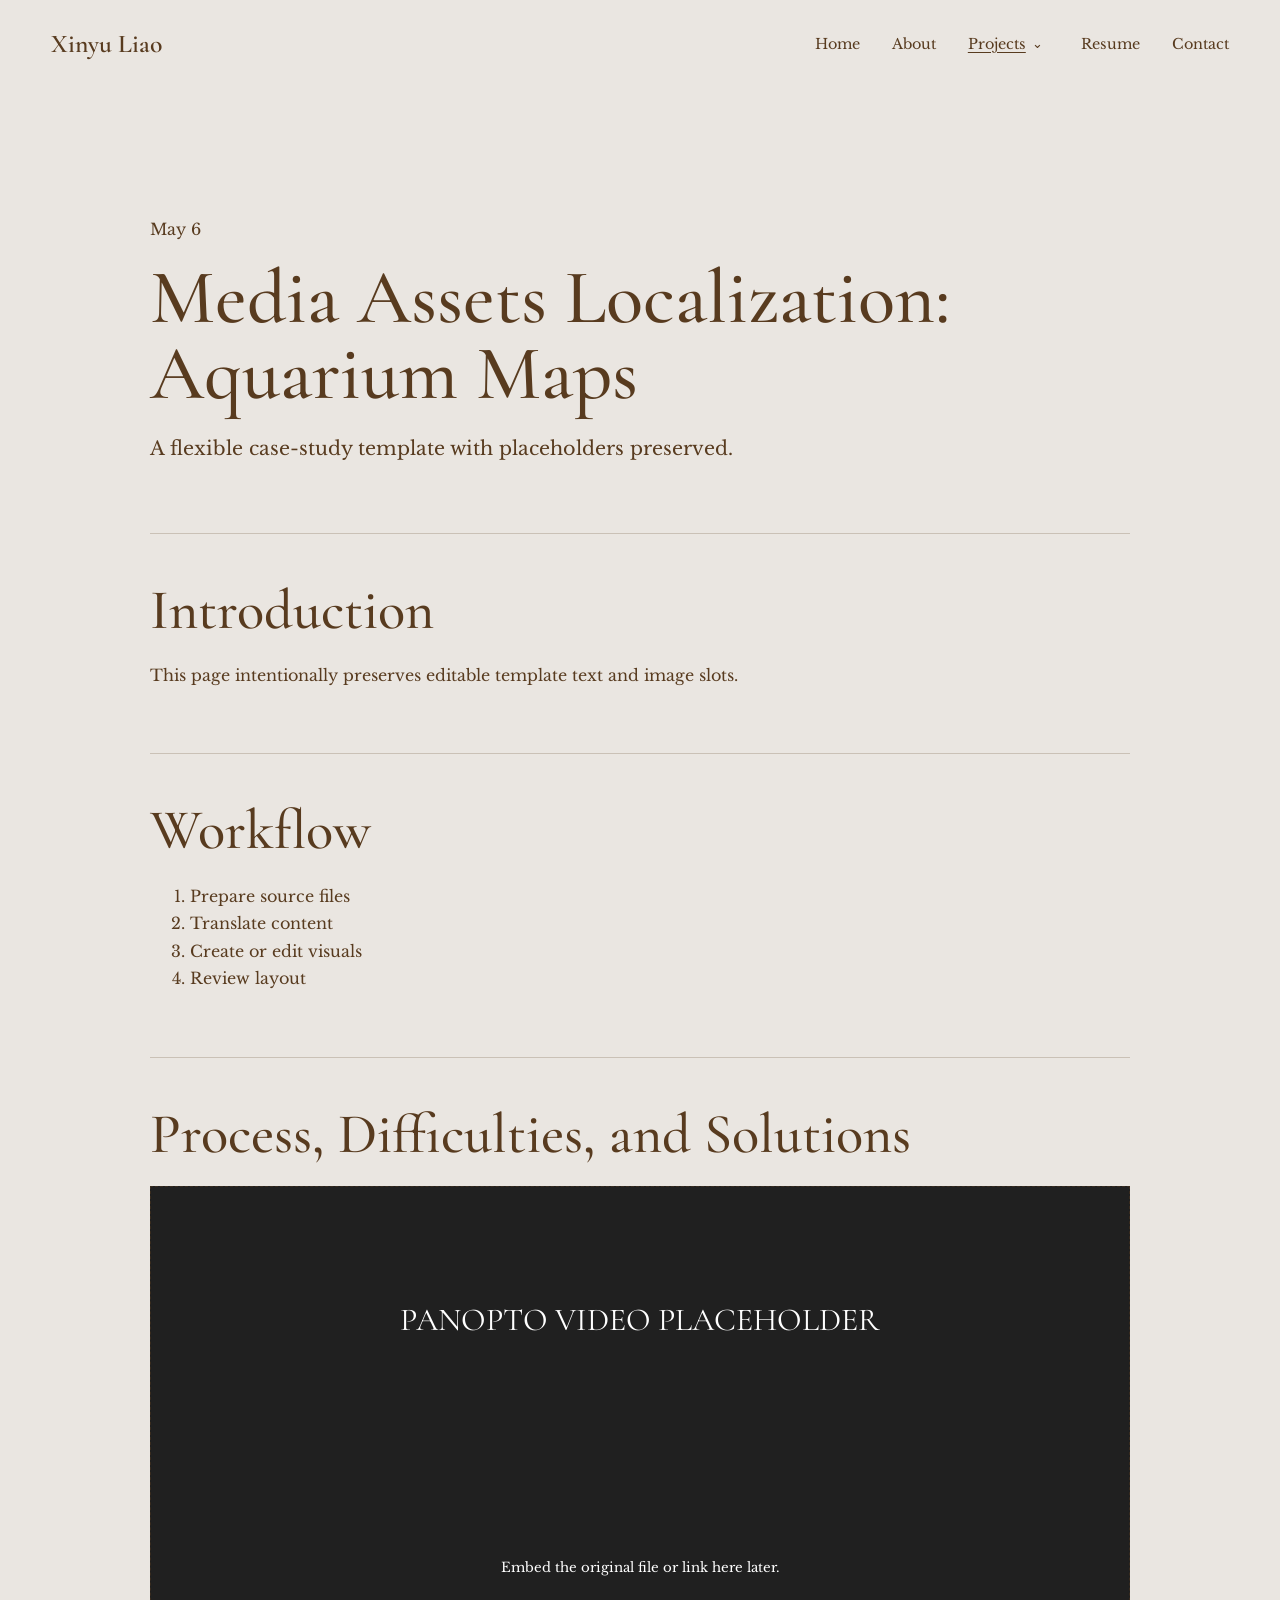
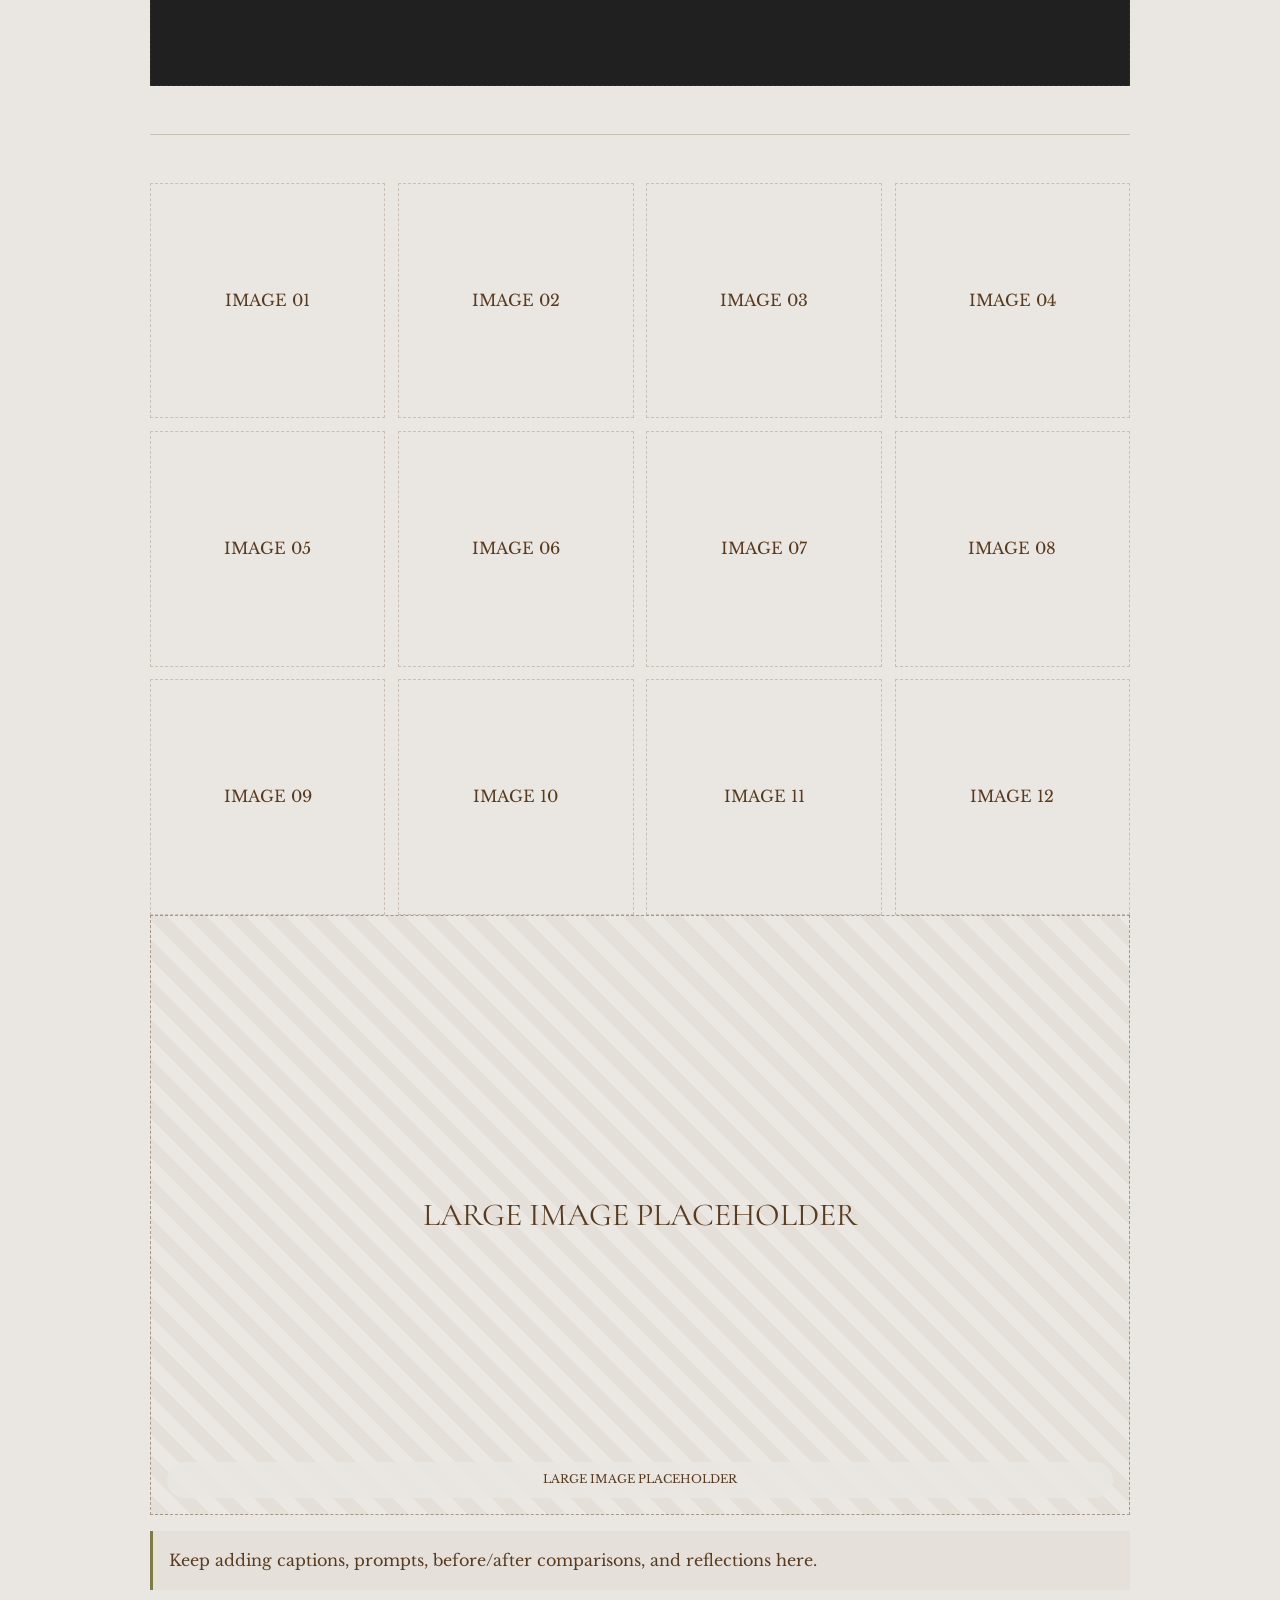
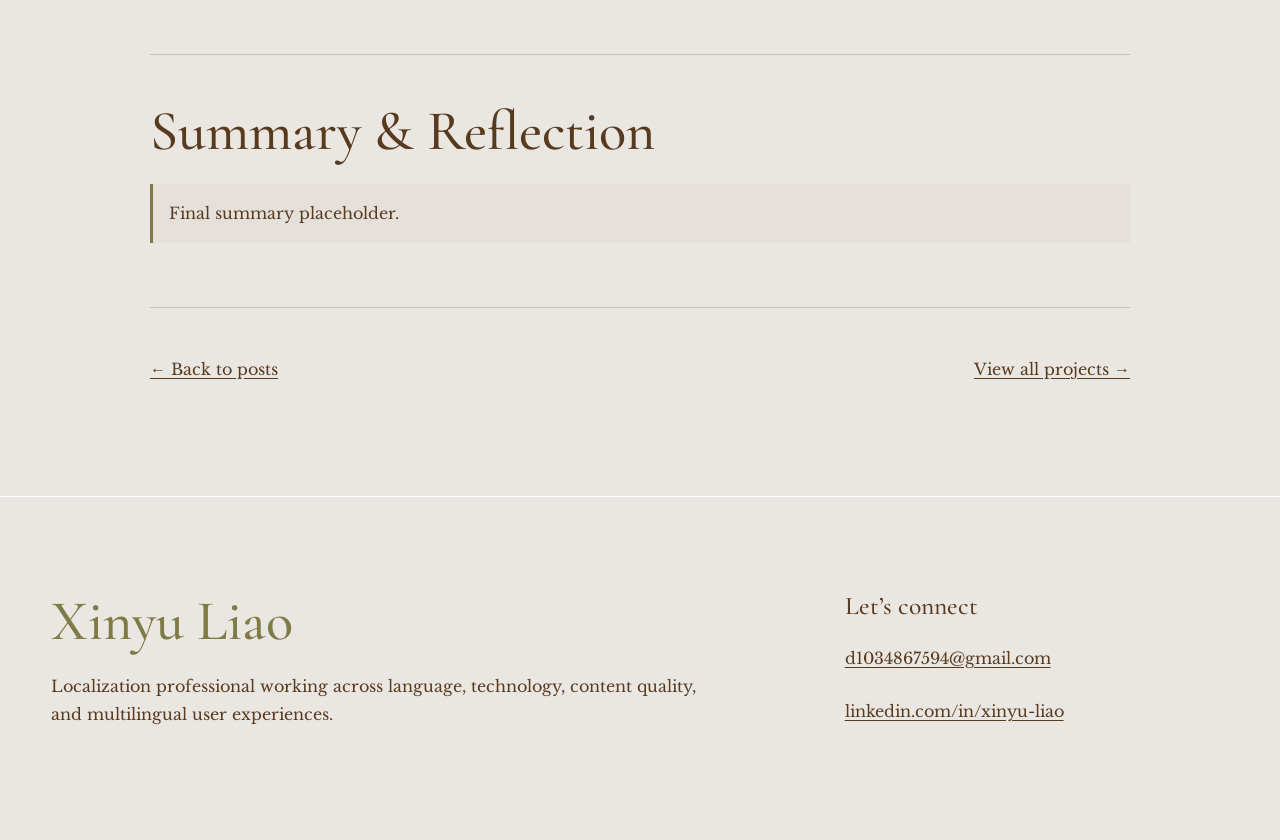
<file: posts/aquarium.html>
<!doctype html><html lang="en"><head><meta charset="utf-8"><meta name="viewport" content="width=device-width,initial-scale=1"><title>Media Assets Localization: Aquarium Maps | Xinyu's Site</title><link rel="preconnect" href="https://fonts.googleapis.com"><link rel="preconnect" href="https://fonts.gstatic.com" crossorigin><link href="https://fonts.googleapis.com/css2?family=Cormorant+Garamond:wght@400;500;600&family=Libre+Baskerville:ital,wght@0,400;0,700;1,400&display=swap" rel="stylesheet"><link rel="stylesheet" href="../css/style-v0.4.1.css"><script defer src="../js/components-v0.4.1.js"></script><script defer src="../js/main.js"></script></head><body data-current="posts" data-base="../"><div data-site-header></div><main><article class="article-shell page-shell"><header class="article-header"><p class="post-date">May 6</p><h1>Media Assets Localization: Aquarium Maps</h1><p class="lede">A flexible case-study template with placeholders preserved.</p></header><section class="article-section"><h2>Introduction</h2><p>This page intentionally preserves editable template text and image slots.</p></section><section class="article-section"><h2>Workflow</h2><ol><li>Prepare source files</li><li>Translate content</li><li>Create or edit visuals</li><li>Review layout</li></ol></section><section class="article-section"><h2>Process, Difficulties, and Solutions</h2><div class="embed-placeholder"><span>PANOPTO VIDEO PLACEHOLDER</span><small>Embed the original file or link here later.</small></div></section><section class="article-section"><div class="gallery-placeholder"><div>IMAGE 01</div><div>IMAGE 02</div><div>IMAGE 03</div><div>IMAGE 04</div><div>IMAGE 05</div><div>IMAGE 06</div><div>IMAGE 07</div><div>IMAGE 08</div><div>IMAGE 09</div><div>IMAGE 10</div><div>IMAGE 11</div><div>IMAGE 12</div></div><div class="image-placeholder article-wide-image" data-label="LARGE IMAGE PLACEHOLDER"><span>LARGE IMAGE PLACEHOLDER</span></div><p class="placeholder-copy">Keep adding captions, prompts, before/after comparisons, and reflections here.</p></section><section class="article-section"><h2>Summary & Reflection</h2><p class="placeholder-copy">Final summary placeholder.</p></section><nav class="article-nav"><a href="../posts.html">← Back to posts</a><a href="../projects.html">View all projects →</a></nav></article></main><div data-site-footer></div></body></html>
</file>
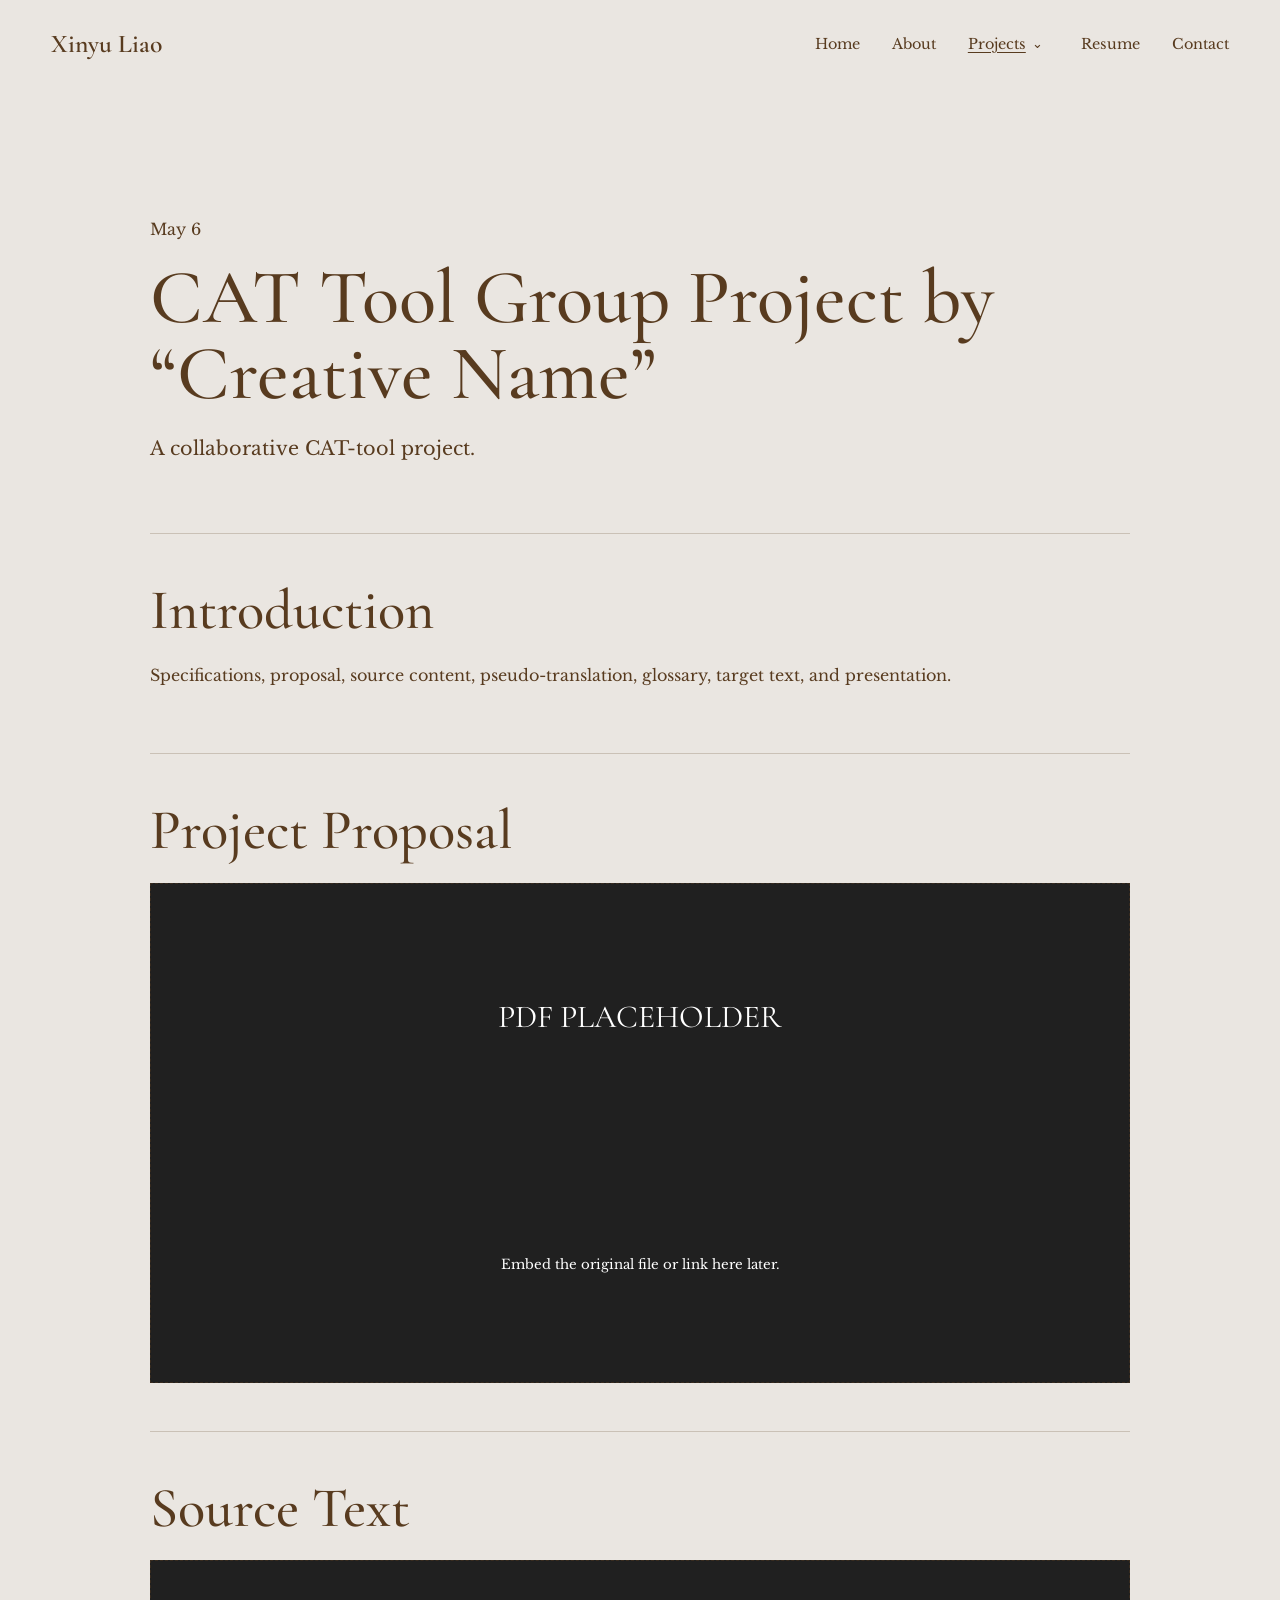
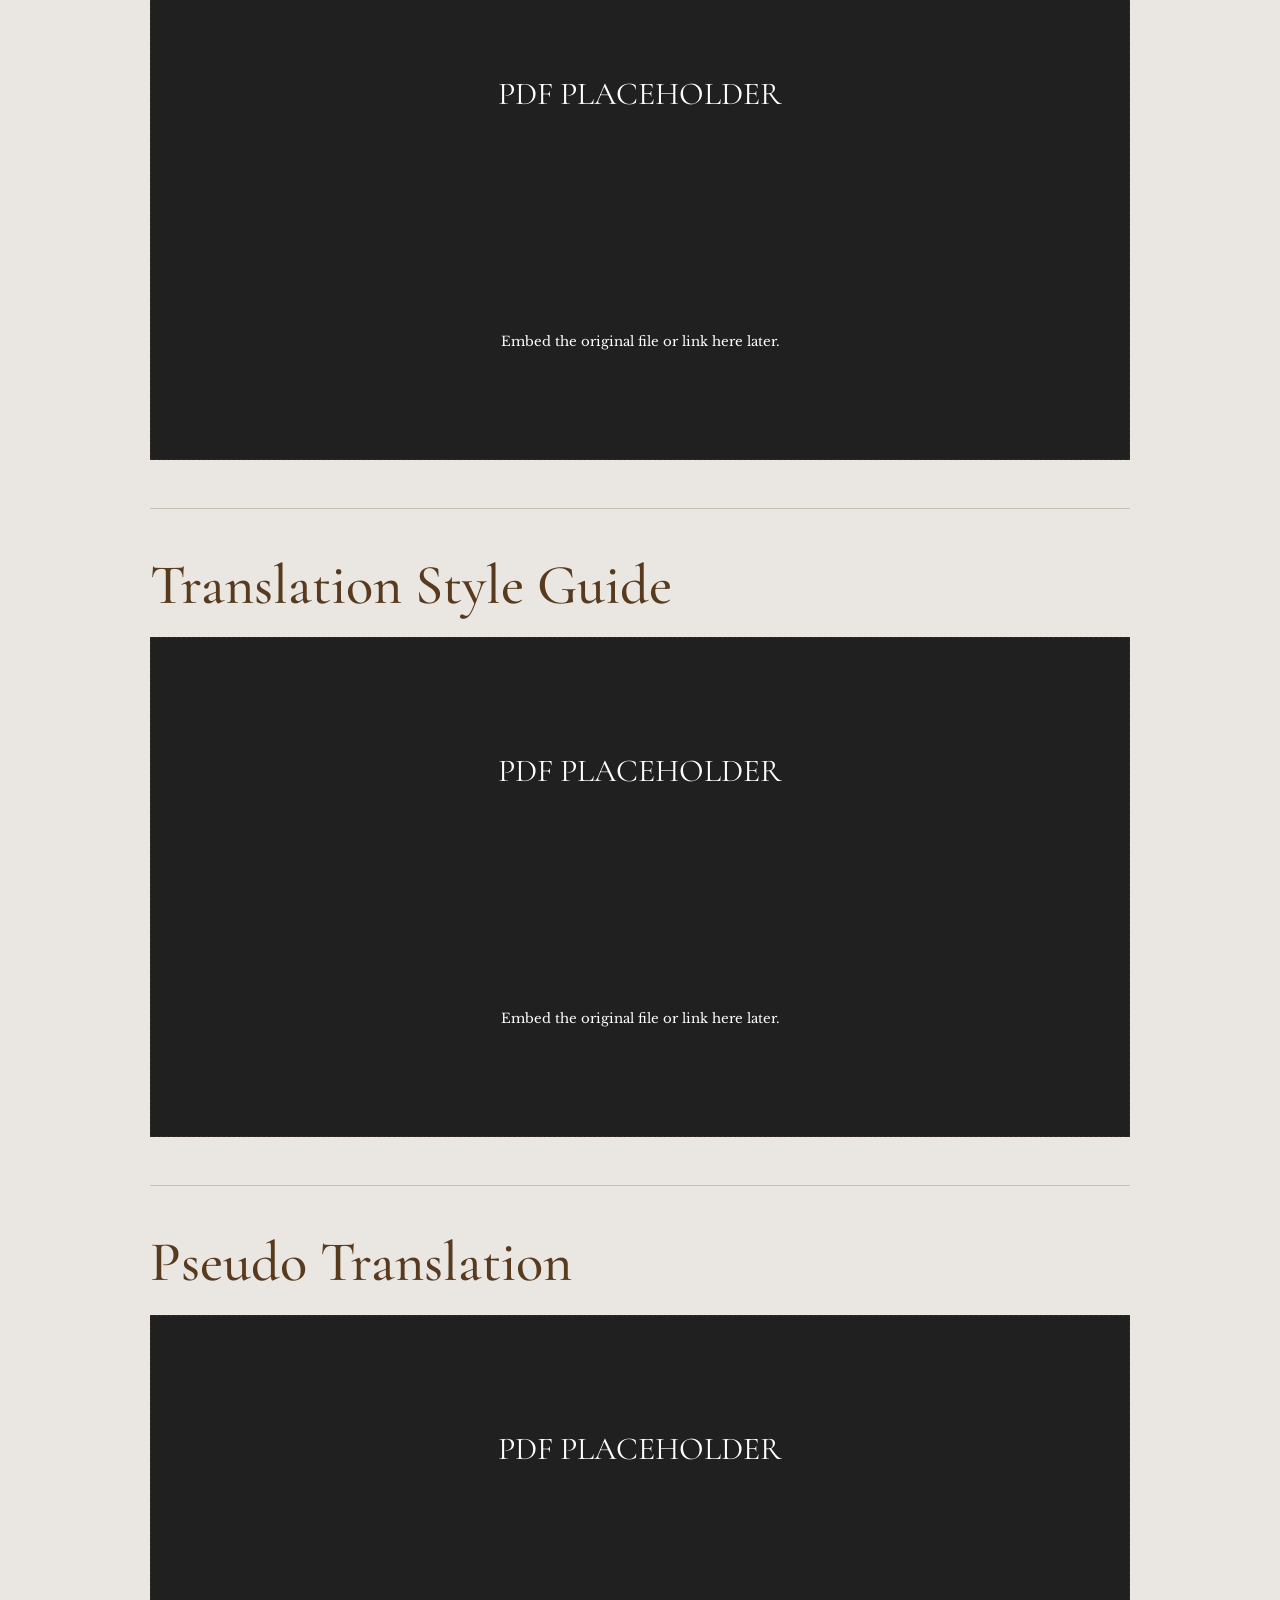
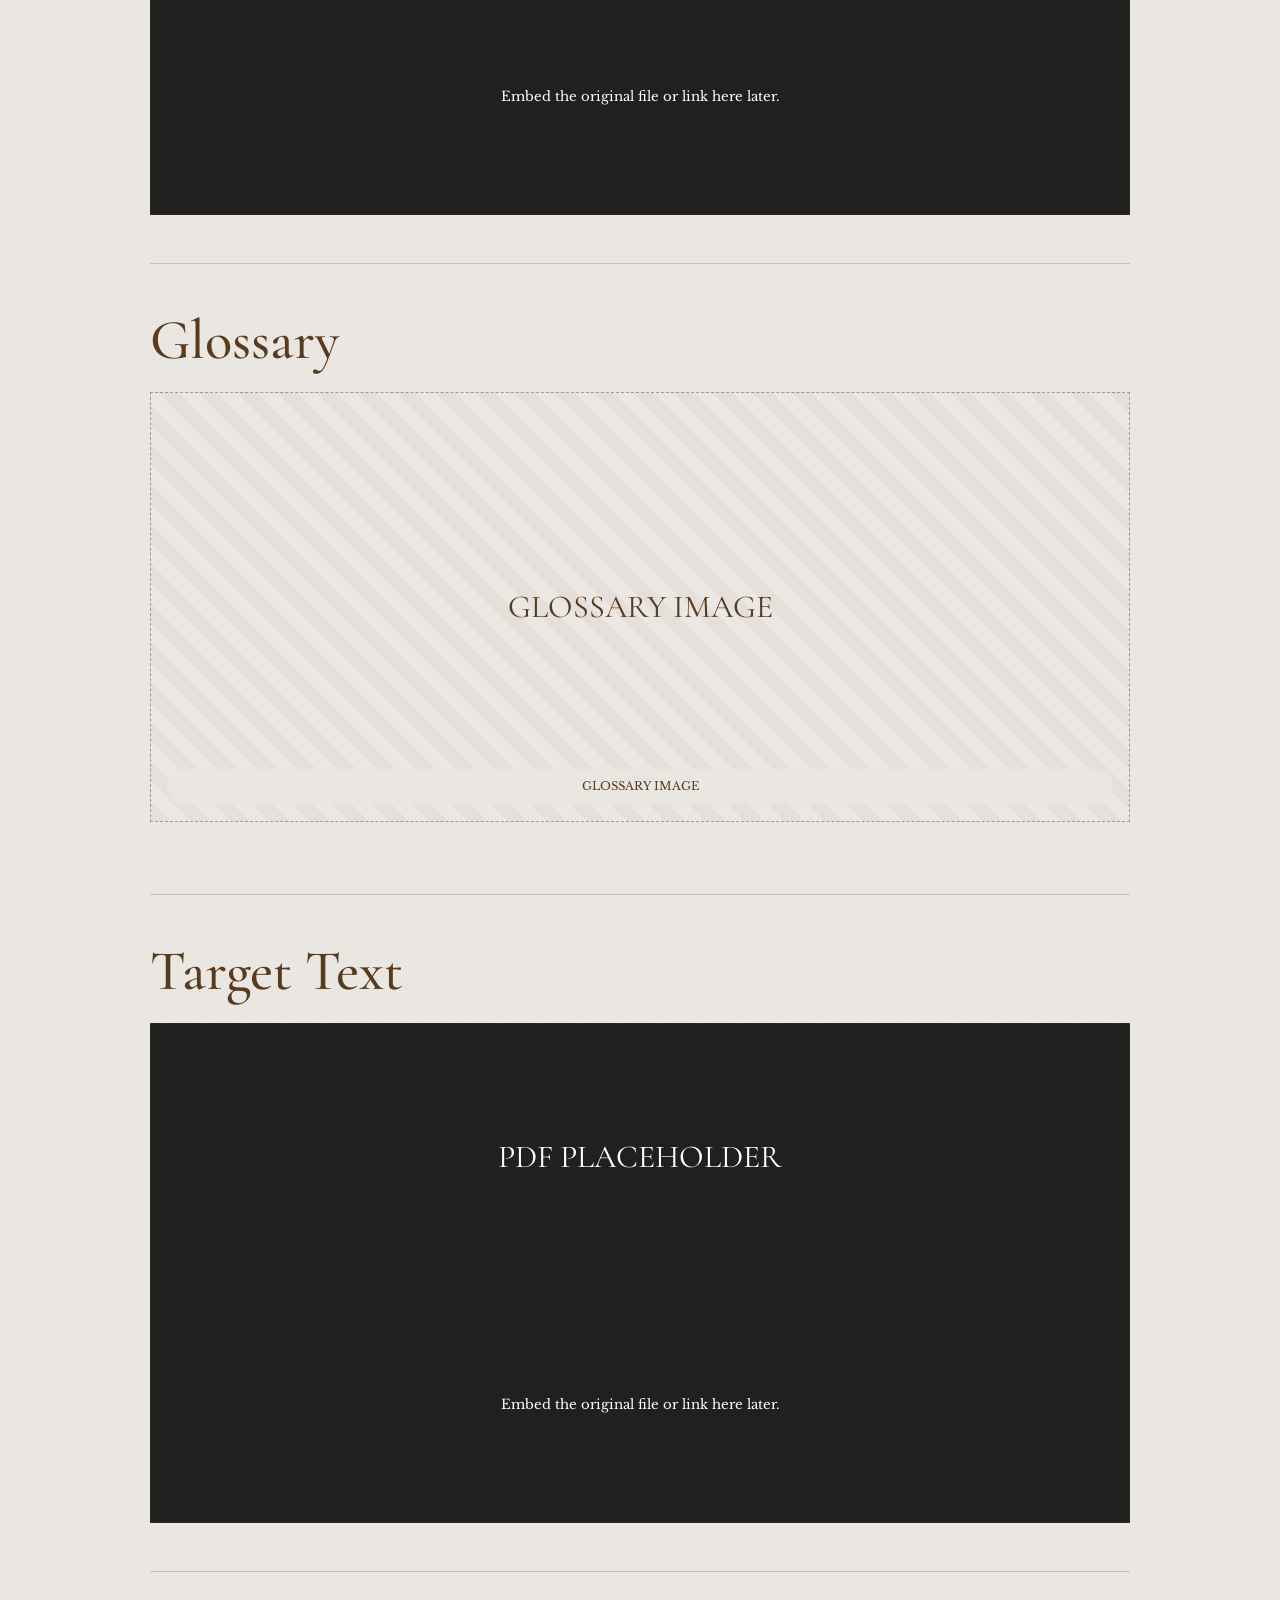
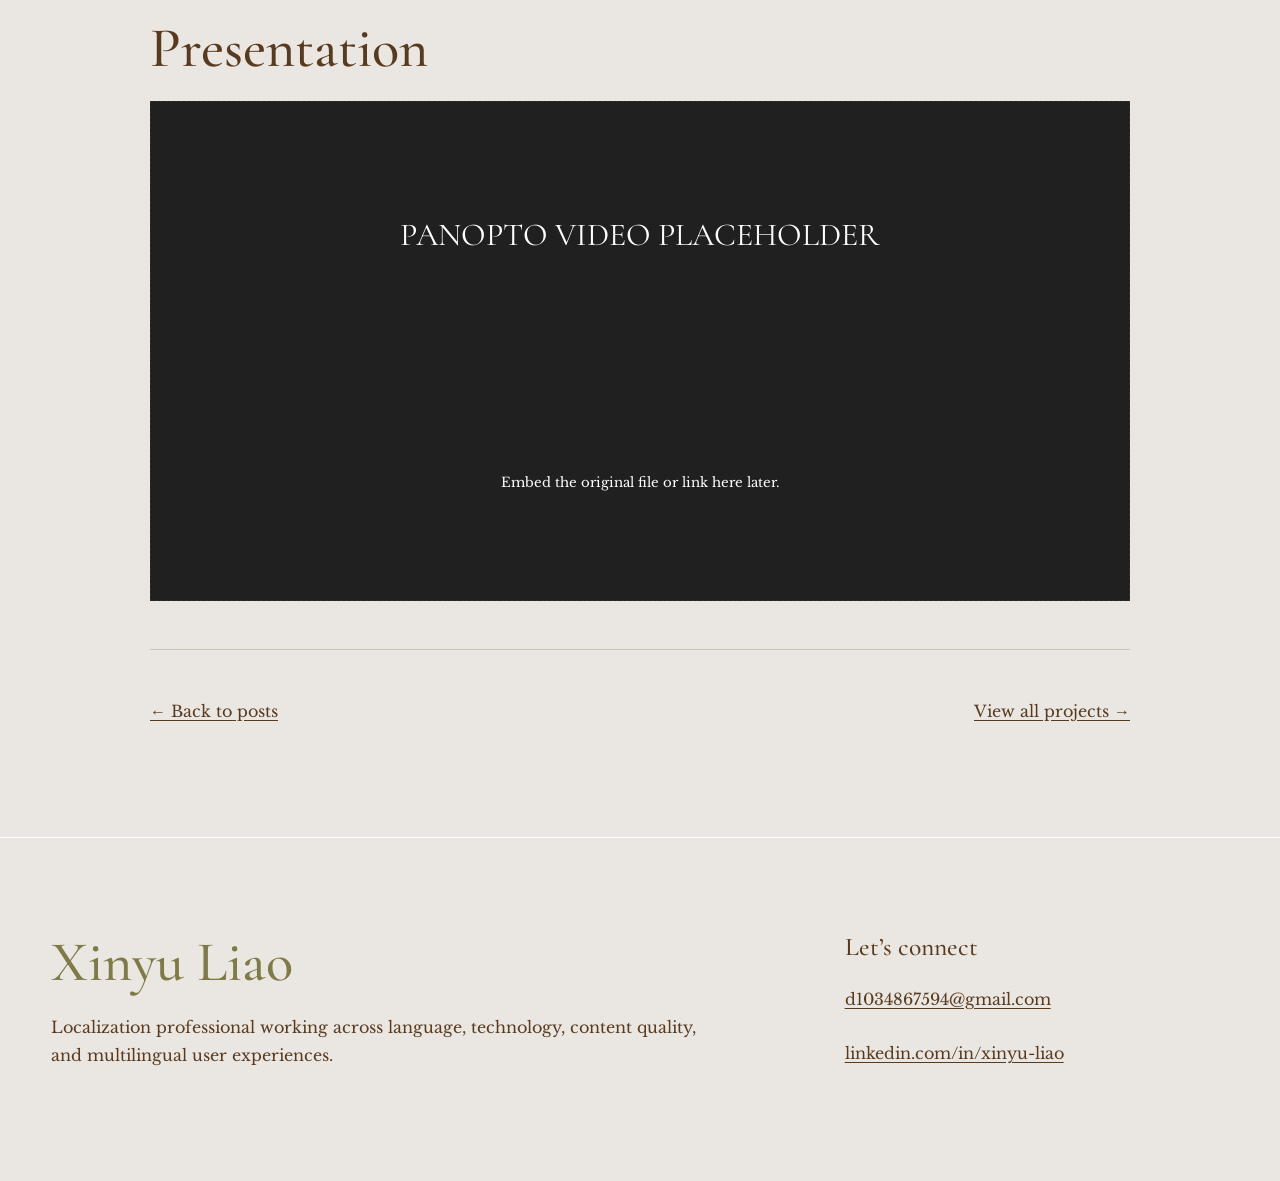
<file: posts/cat-tool.html>
<!doctype html><html lang="en"><head><meta charset="utf-8"><meta name="viewport" content="width=device-width,initial-scale=1"><title>CAT Tool Group Project by “Creative Name” | Xinyu's Site</title><link rel="preconnect" href="https://fonts.googleapis.com"><link rel="preconnect" href="https://fonts.gstatic.com" crossorigin><link href="https://fonts.googleapis.com/css2?family=Cormorant+Garamond:wght@400;500;600&family=Libre+Baskerville:ital,wght@0,400;0,700;1,400&display=swap" rel="stylesheet"><link rel="stylesheet" href="../css/style-v0.4.1.css"><script defer src="../js/components-v0.4.1.js"></script><script defer src="../js/main.js"></script></head><body data-current="posts" data-base="../"><div data-site-header></div><main><article class="article-shell page-shell"><header class="article-header"><p class="post-date">May 6</p><h1>CAT Tool Group Project by “Creative Name”</h1><p class="lede">A collaborative CAT-tool project.</p></header><section class="article-section"><h2>Introduction</h2><p>Specifications, proposal, source content, pseudo-translation, glossary, target text, and presentation.</p></section><section class="article-section"><h2>Project Proposal</h2><div class="embed-placeholder"><span>PDF PLACEHOLDER</span><small>Embed the original file or link here later.</small></div></section><section class="article-section"><h2>Source Text</h2><div class="embed-placeholder"><span>PDF PLACEHOLDER</span><small>Embed the original file or link here later.</small></div></section><section class="article-section"><h2>Translation Style Guide</h2><div class="embed-placeholder"><span>PDF PLACEHOLDER</span><small>Embed the original file or link here later.</small></div></section><section class="article-section"><h2>Pseudo Translation</h2><div class="embed-placeholder"><span>PDF PLACEHOLDER</span><small>Embed the original file or link here later.</small></div></section><section class="article-section"><h2>Glossary</h2><div class="image-placeholder article-image" data-label="GLOSSARY IMAGE"><span>GLOSSARY IMAGE</span></div></section><section class="article-section"><h2>Target Text</h2><div class="embed-placeholder"><span>PDF PLACEHOLDER</span><small>Embed the original file or link here later.</small></div></section><section class="article-section"><h2>Presentation</h2><div class="embed-placeholder"><span>PANOPTO VIDEO PLACEHOLDER</span><small>Embed the original file or link here later.</small></div></section><nav class="article-nav"><a href="../posts.html">← Back to posts</a><a href="../projects.html">View all projects →</a></nav></article></main><div data-site-footer></div></body></html>
</file>
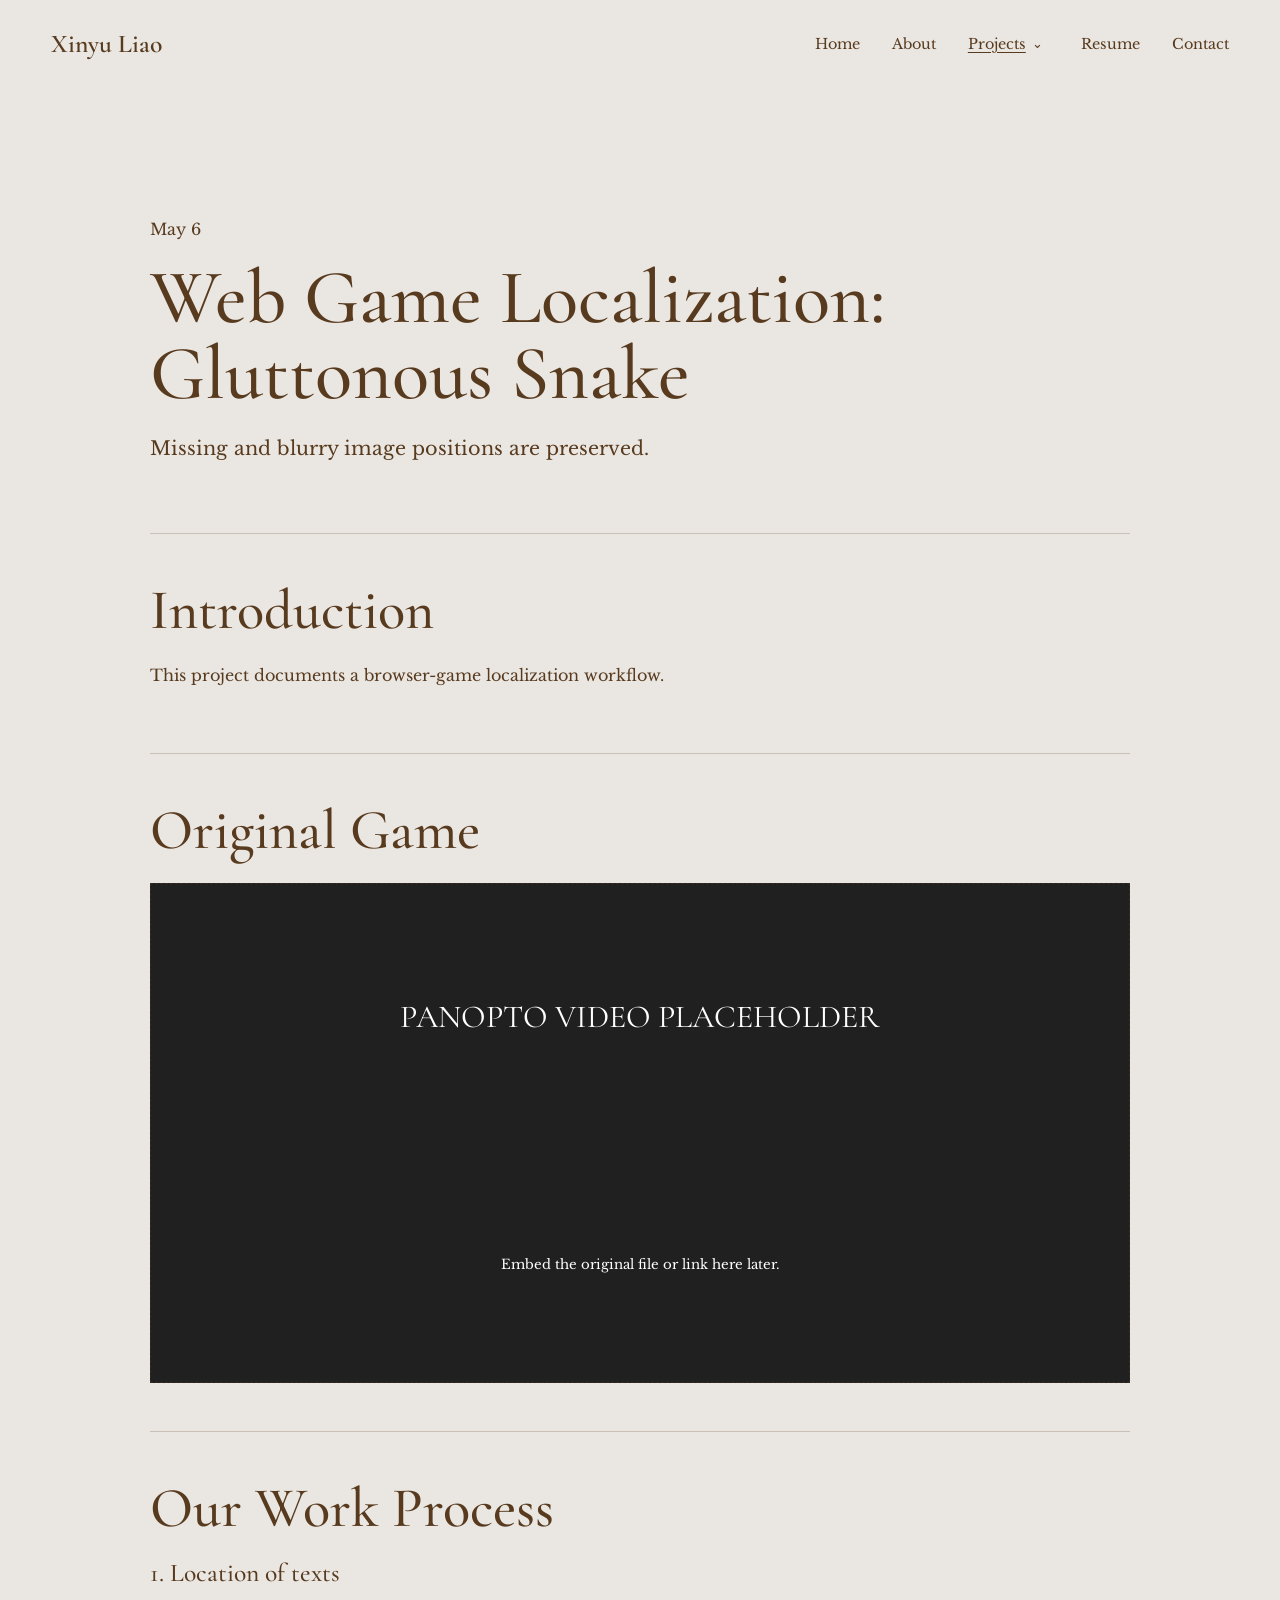
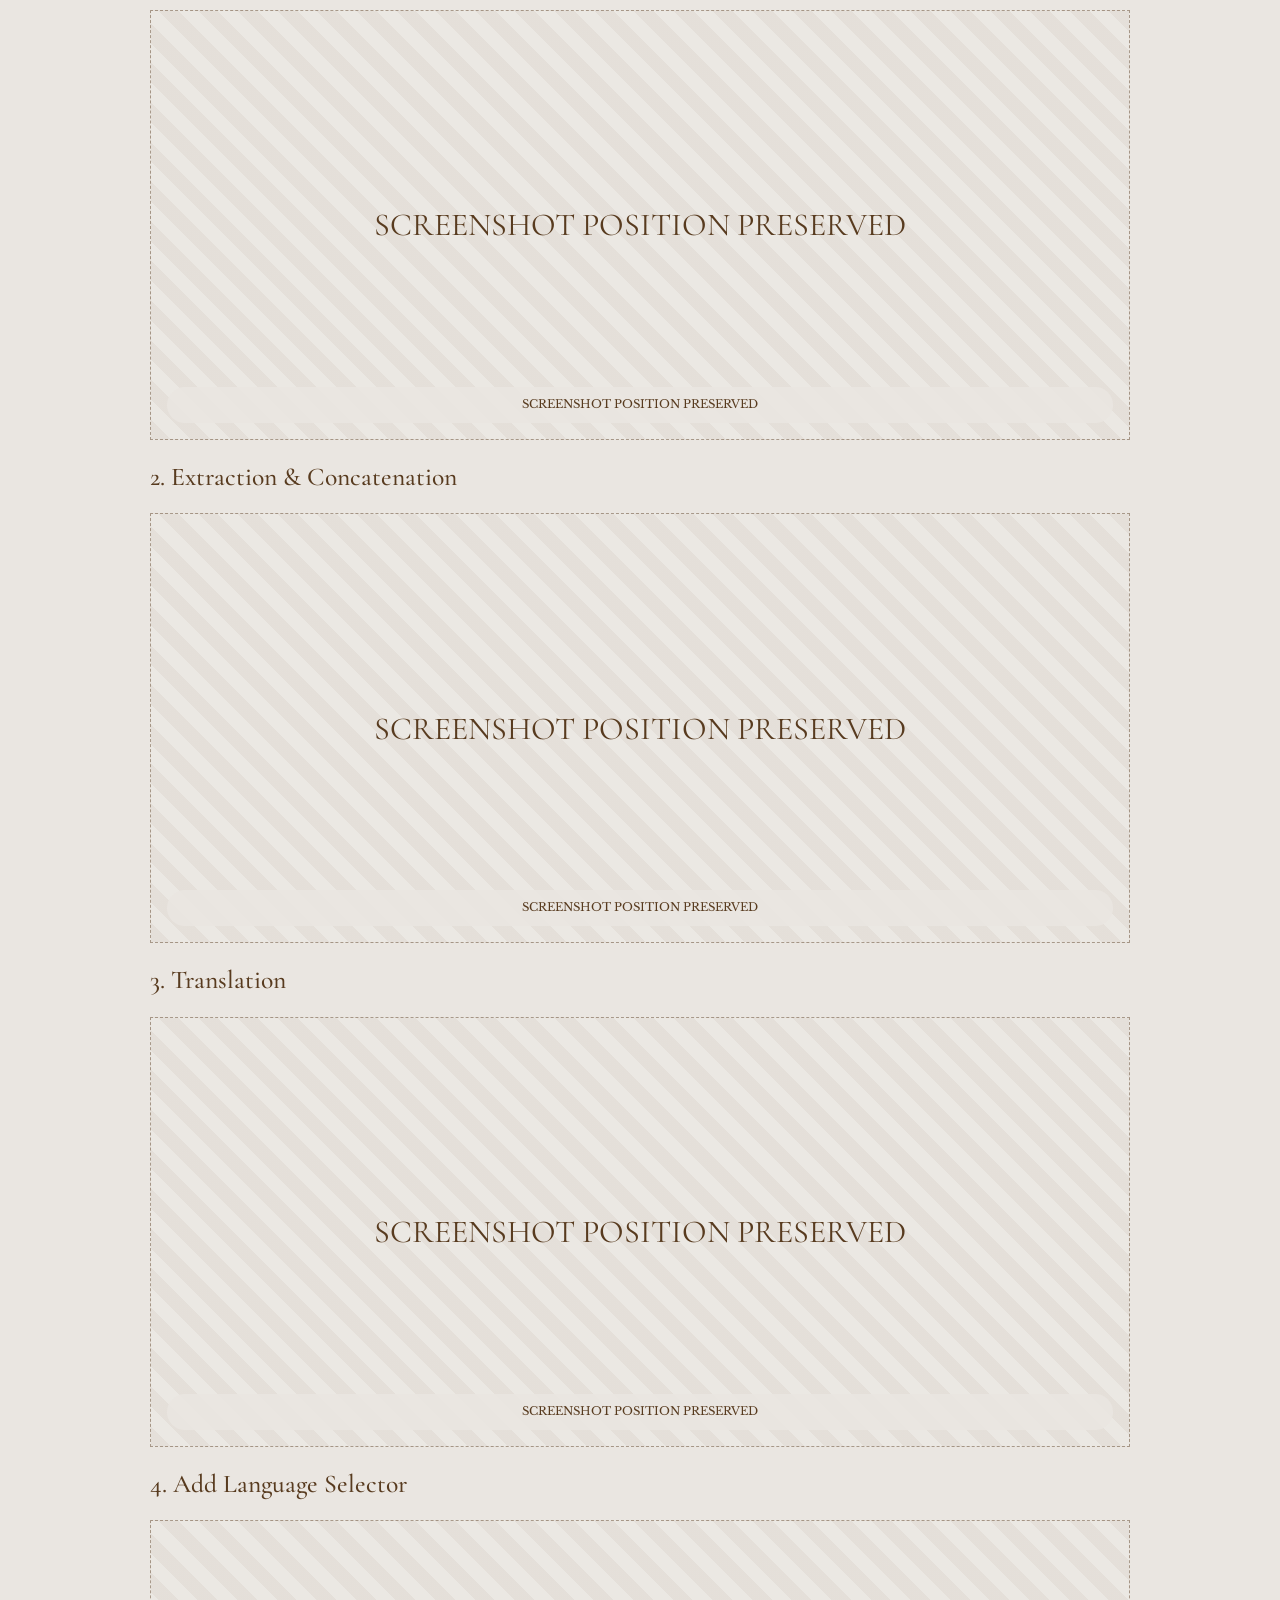
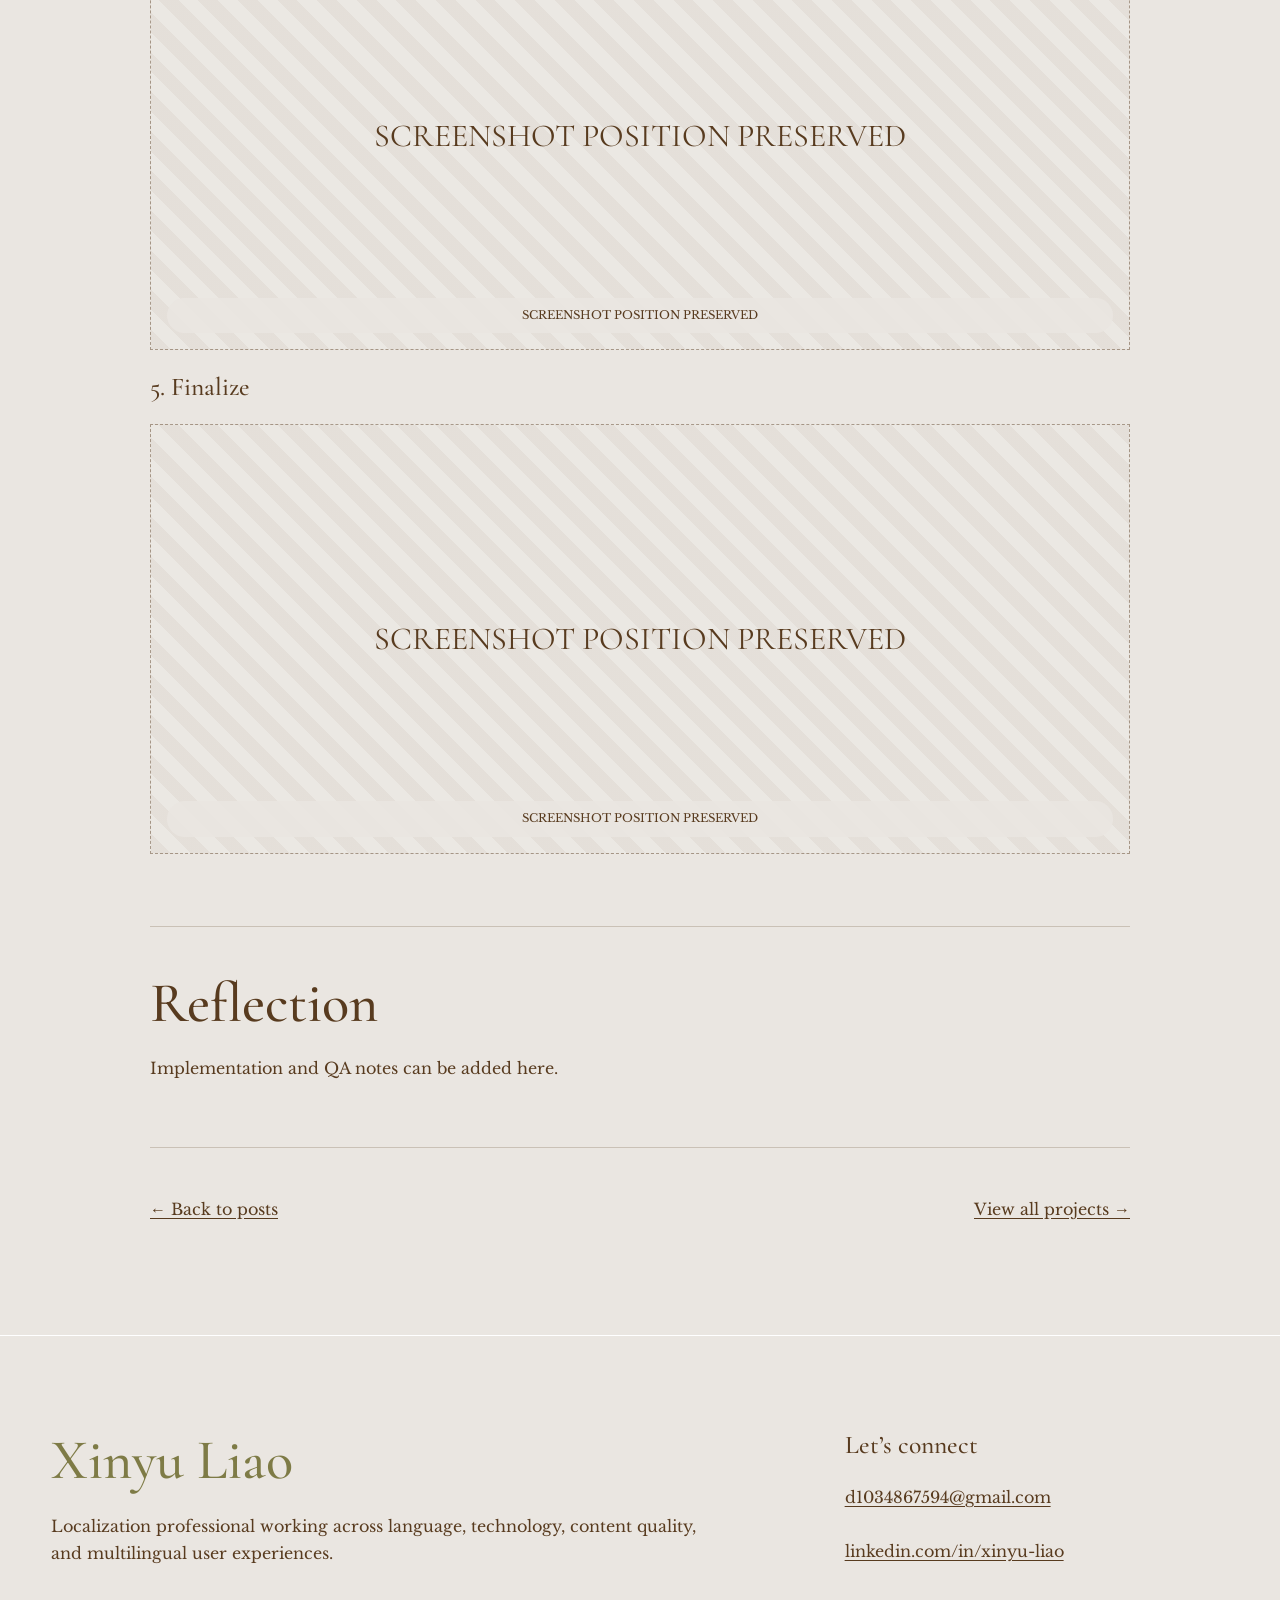
<file: posts/gluttonous-snake.html>
<!doctype html><html lang="en"><head><meta charset="utf-8"><meta name="viewport" content="width=device-width,initial-scale=1"><title>Web Game Localization: Gluttonous Snake | Xinyu's Site</title><link rel="preconnect" href="https://fonts.googleapis.com"><link rel="preconnect" href="https://fonts.gstatic.com" crossorigin><link href="https://fonts.googleapis.com/css2?family=Cormorant+Garamond:wght@400;500;600&family=Libre+Baskerville:ital,wght@0,400;0,700;1,400&display=swap" rel="stylesheet"><link rel="stylesheet" href="../css/style-v0.4.1.css"><script defer src="../js/components-v0.4.1.js"></script><script defer src="../js/main.js"></script></head><body data-current="posts" data-base="../"><div data-site-header></div><main><article class="article-shell page-shell"><header class="article-header"><p class="post-date">May 6</p><h1>Web Game Localization: Gluttonous Snake</h1><p class="lede">Missing and blurry image positions are preserved.</p></header><section class="article-section"><h2>Introduction</h2><p>This project documents a browser-game localization workflow.</p></section><section class="article-section"><h2>Original Game</h2><div class="embed-placeholder"><span>PANOPTO VIDEO PLACEHOLDER</span><small>Embed the original file or link here later.</small></div></section><section class="article-section"><h2>Our Work Process</h2><h3>1. Location of texts</h3><div class="image-placeholder article-image" data-label="SCREENSHOT POSITION PRESERVED"><span>SCREENSHOT POSITION PRESERVED</span></div><h3>2. Extraction & Concatenation</h3><div class="image-placeholder article-image" data-label="SCREENSHOT POSITION PRESERVED"><span>SCREENSHOT POSITION PRESERVED</span></div><h3>3. Translation</h3><div class="image-placeholder article-image" data-label="SCREENSHOT POSITION PRESERVED"><span>SCREENSHOT POSITION PRESERVED</span></div><h3>4. Add Language Selector</h3><div class="image-placeholder article-image" data-label="SCREENSHOT POSITION PRESERVED"><span>SCREENSHOT POSITION PRESERVED</span></div><h3>5. Finalize</h3><div class="image-placeholder article-image" data-label="SCREENSHOT POSITION PRESERVED"><span>SCREENSHOT POSITION PRESERVED</span></div></section><section class="article-section"><h2>Reflection</h2><p>Implementation and QA notes can be added here.</p></section><nav class="article-nav"><a href="../posts.html">← Back to posts</a><a href="../projects.html">View all projects →</a></nav></article></main><div data-site-footer></div></body></html>
</file>
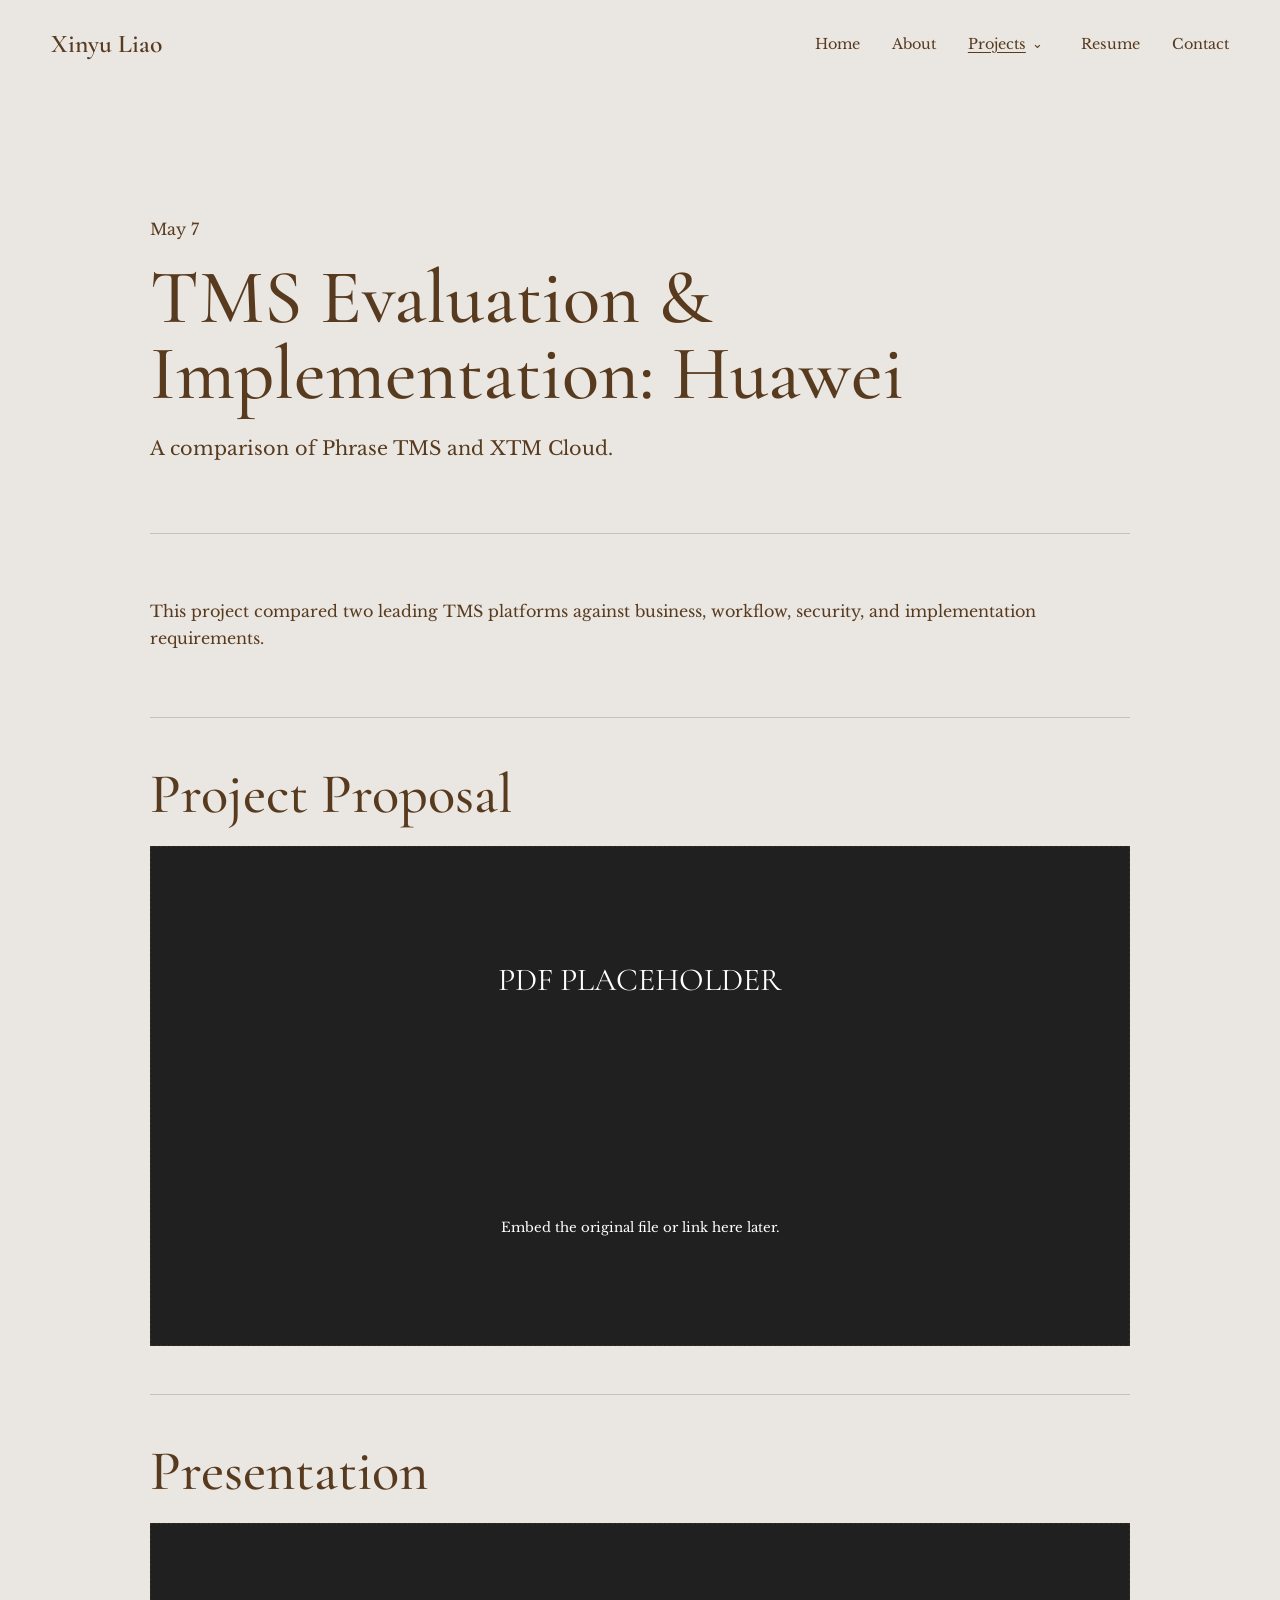
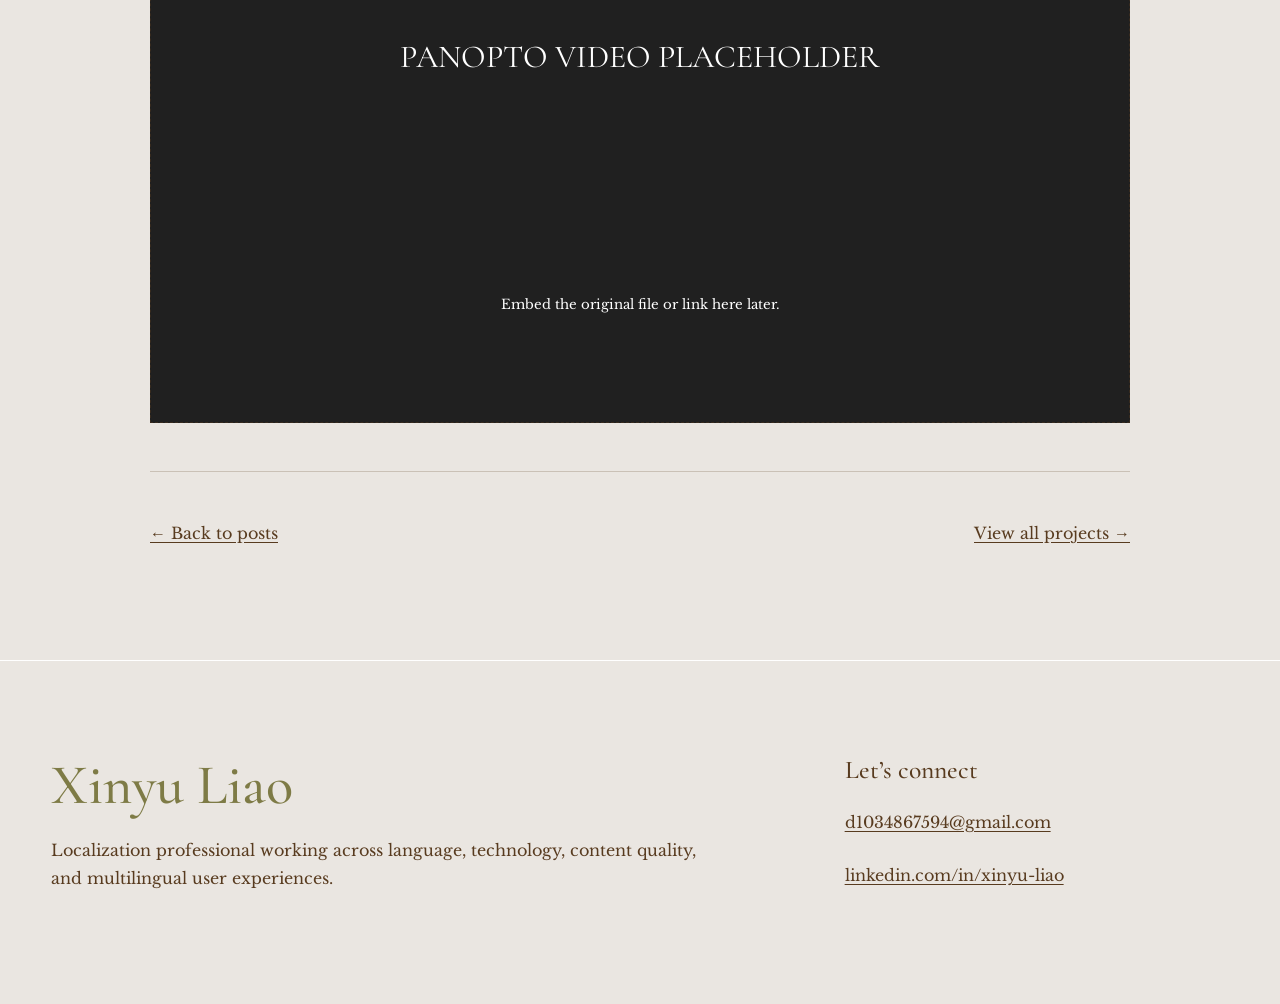
<file: posts/huawei.html>
<!doctype html><html lang="en"><head><meta charset="utf-8"><meta name="viewport" content="width=device-width,initial-scale=1"><title>TMS Evaluation & Implementation: Huawei | Xinyu's Site</title><link rel="preconnect" href="https://fonts.googleapis.com"><link rel="preconnect" href="https://fonts.gstatic.com" crossorigin><link href="https://fonts.googleapis.com/css2?family=Cormorant+Garamond:wght@400;500;600&family=Libre+Baskerville:ital,wght@0,400;0,700;1,400&display=swap" rel="stylesheet"><link rel="stylesheet" href="../css/style-v0.4.1.css"><script defer src="../js/components-v0.4.1.js"></script><script defer src="../js/main.js"></script></head><body data-current="posts" data-base="../"><div data-site-header></div><main><article class="article-shell page-shell"><header class="article-header"><p class="post-date">May 7</p><h1>TMS Evaluation & Implementation: Huawei</h1><p class="lede">A comparison of Phrase TMS and XTM Cloud.</p></header><section class="article-section"><p>This project compared two leading TMS platforms against business, workflow, security, and implementation requirements.</p></section><section class="article-section"><h2>Project Proposal</h2><div class="embed-placeholder"><span>PDF PLACEHOLDER</span><small>Embed the original file or link here later.</small></div></section><section class="article-section"><h2>Presentation</h2><div class="embed-placeholder"><span>PANOPTO VIDEO PLACEHOLDER</span><small>Embed the original file or link here later.</small></div></section><nav class="article-nav"><a href="../posts.html">← Back to posts</a><a href="../projects.html">View all projects →</a></nav></article></main><div data-site-footer></div></body></html>
</file>
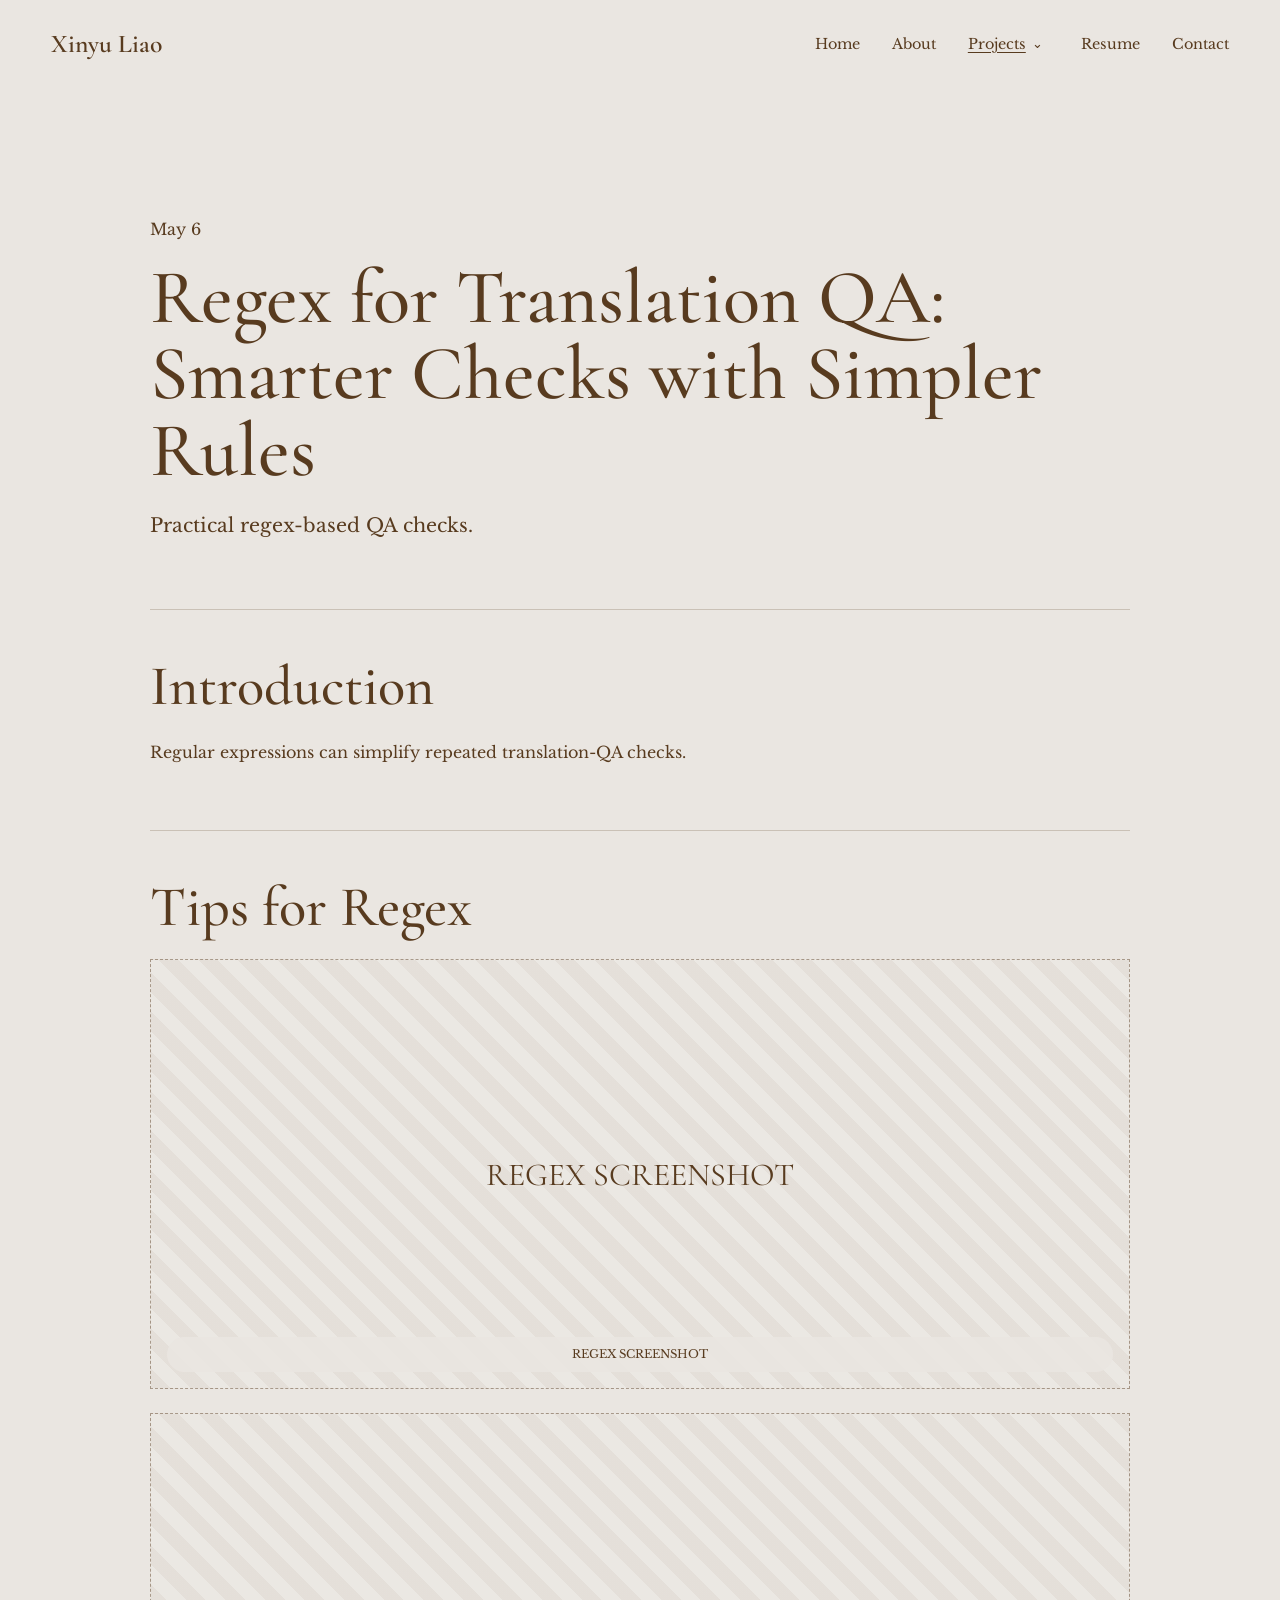
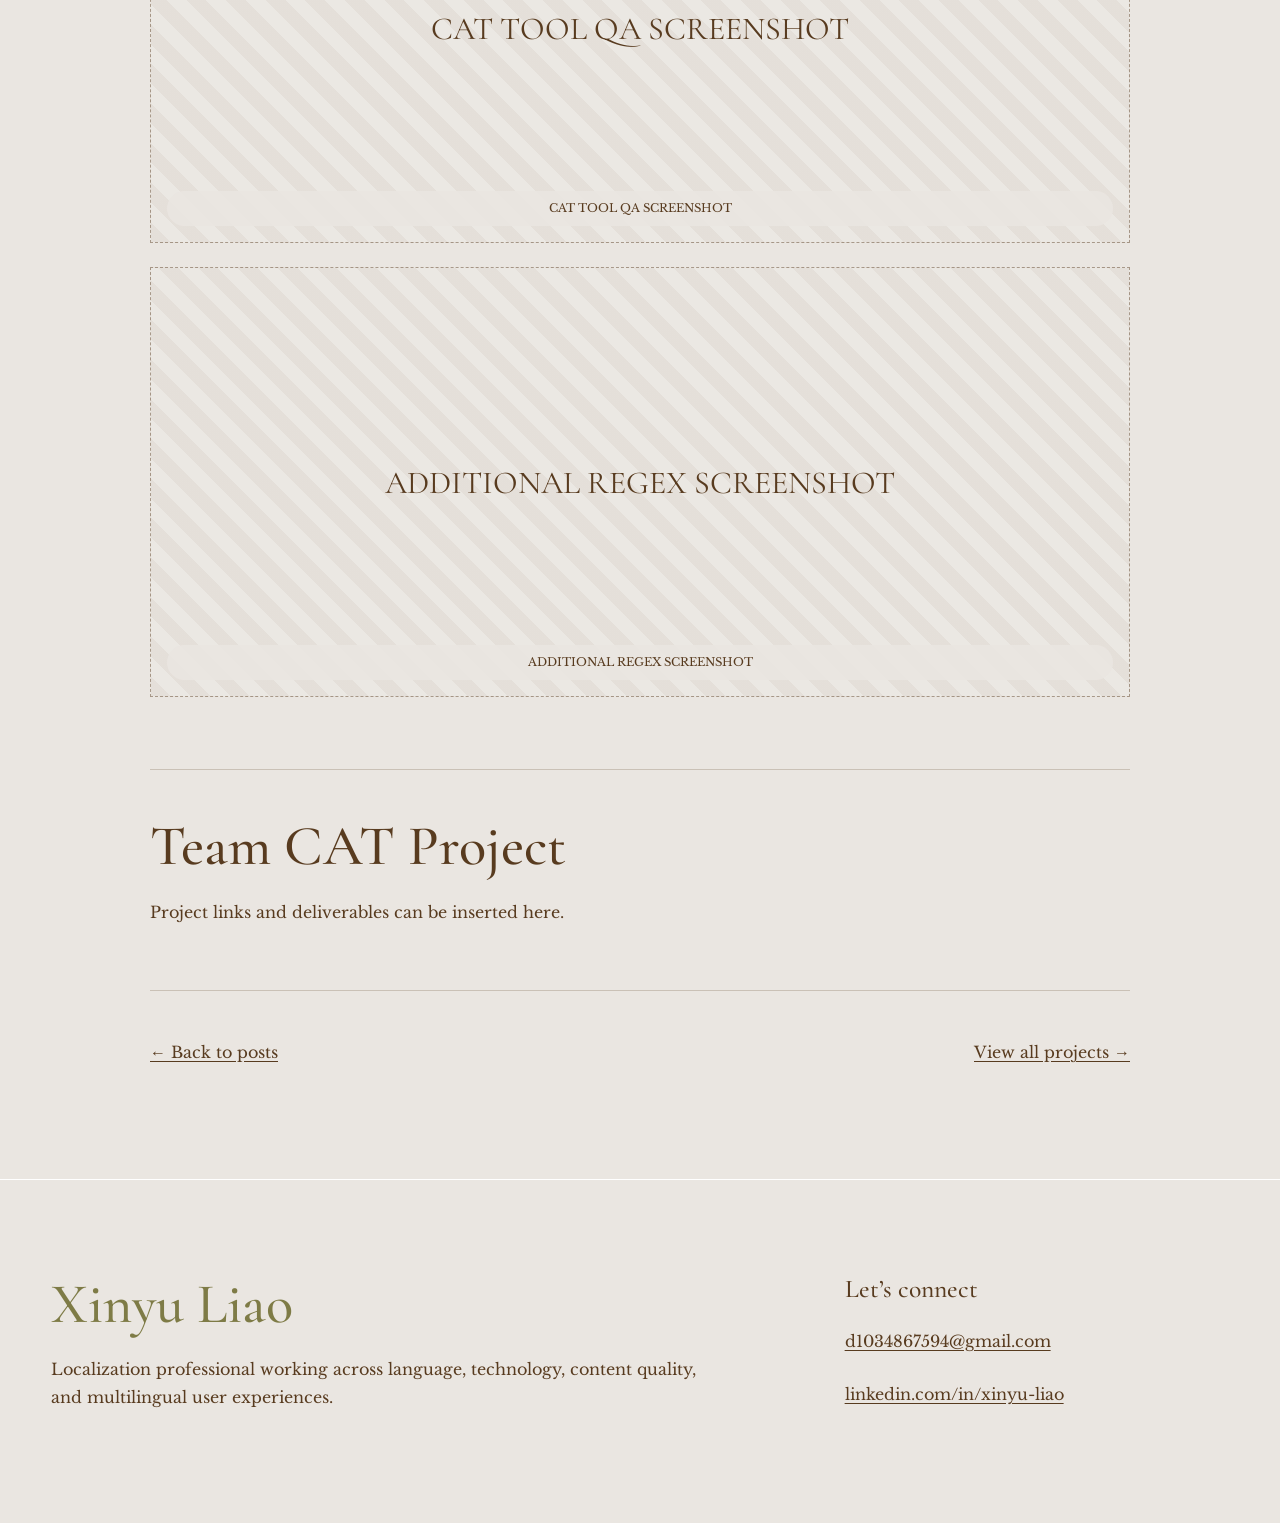
<file: posts/regex.html>
<!doctype html><html lang="en"><head><meta charset="utf-8"><meta name="viewport" content="width=device-width,initial-scale=1"><title>Regex for Translation QA: Smarter Checks with Simpler Rules | Xinyu's Site</title><link rel="preconnect" href="https://fonts.googleapis.com"><link rel="preconnect" href="https://fonts.gstatic.com" crossorigin><link href="https://fonts.googleapis.com/css2?family=Cormorant+Garamond:wght@400;500;600&family=Libre+Baskerville:ital,wght@0,400;0,700;1,400&display=swap" rel="stylesheet"><link rel="stylesheet" href="../css/style-v0.4.1.css"><script defer src="../js/components-v0.4.1.js"></script><script defer src="../js/main.js"></script></head><body data-current="posts" data-base="../"><div data-site-header></div><main><article class="article-shell page-shell"><header class="article-header"><p class="post-date">May 6</p><h1>Regex for Translation QA: Smarter Checks with Simpler Rules</h1><p class="lede">Practical regex-based QA checks.</p></header><section class="article-section"><h2>Introduction</h2><p>Regular expressions can simplify repeated translation-QA checks.</p></section><section class="article-section"><h2>Tips for Regex</h2><div class="image-placeholder article-image" data-label="REGEX SCREENSHOT"><span>REGEX SCREENSHOT</span></div><div class="image-placeholder article-image" data-label="CAT TOOL QA SCREENSHOT"><span>CAT TOOL QA SCREENSHOT</span></div><div class="image-placeholder article-image" data-label="ADDITIONAL REGEX SCREENSHOT"><span>ADDITIONAL REGEX SCREENSHOT</span></div></section><section class="article-section"><h2>Team CAT Project</h2><p>Project links and deliverables can be inserted here.</p></section><nav class="article-nav"><a href="../posts.html">← Back to posts</a><a href="../projects.html">View all projects →</a></nav></article></main><div data-site-footer></div></body></html>
</file>
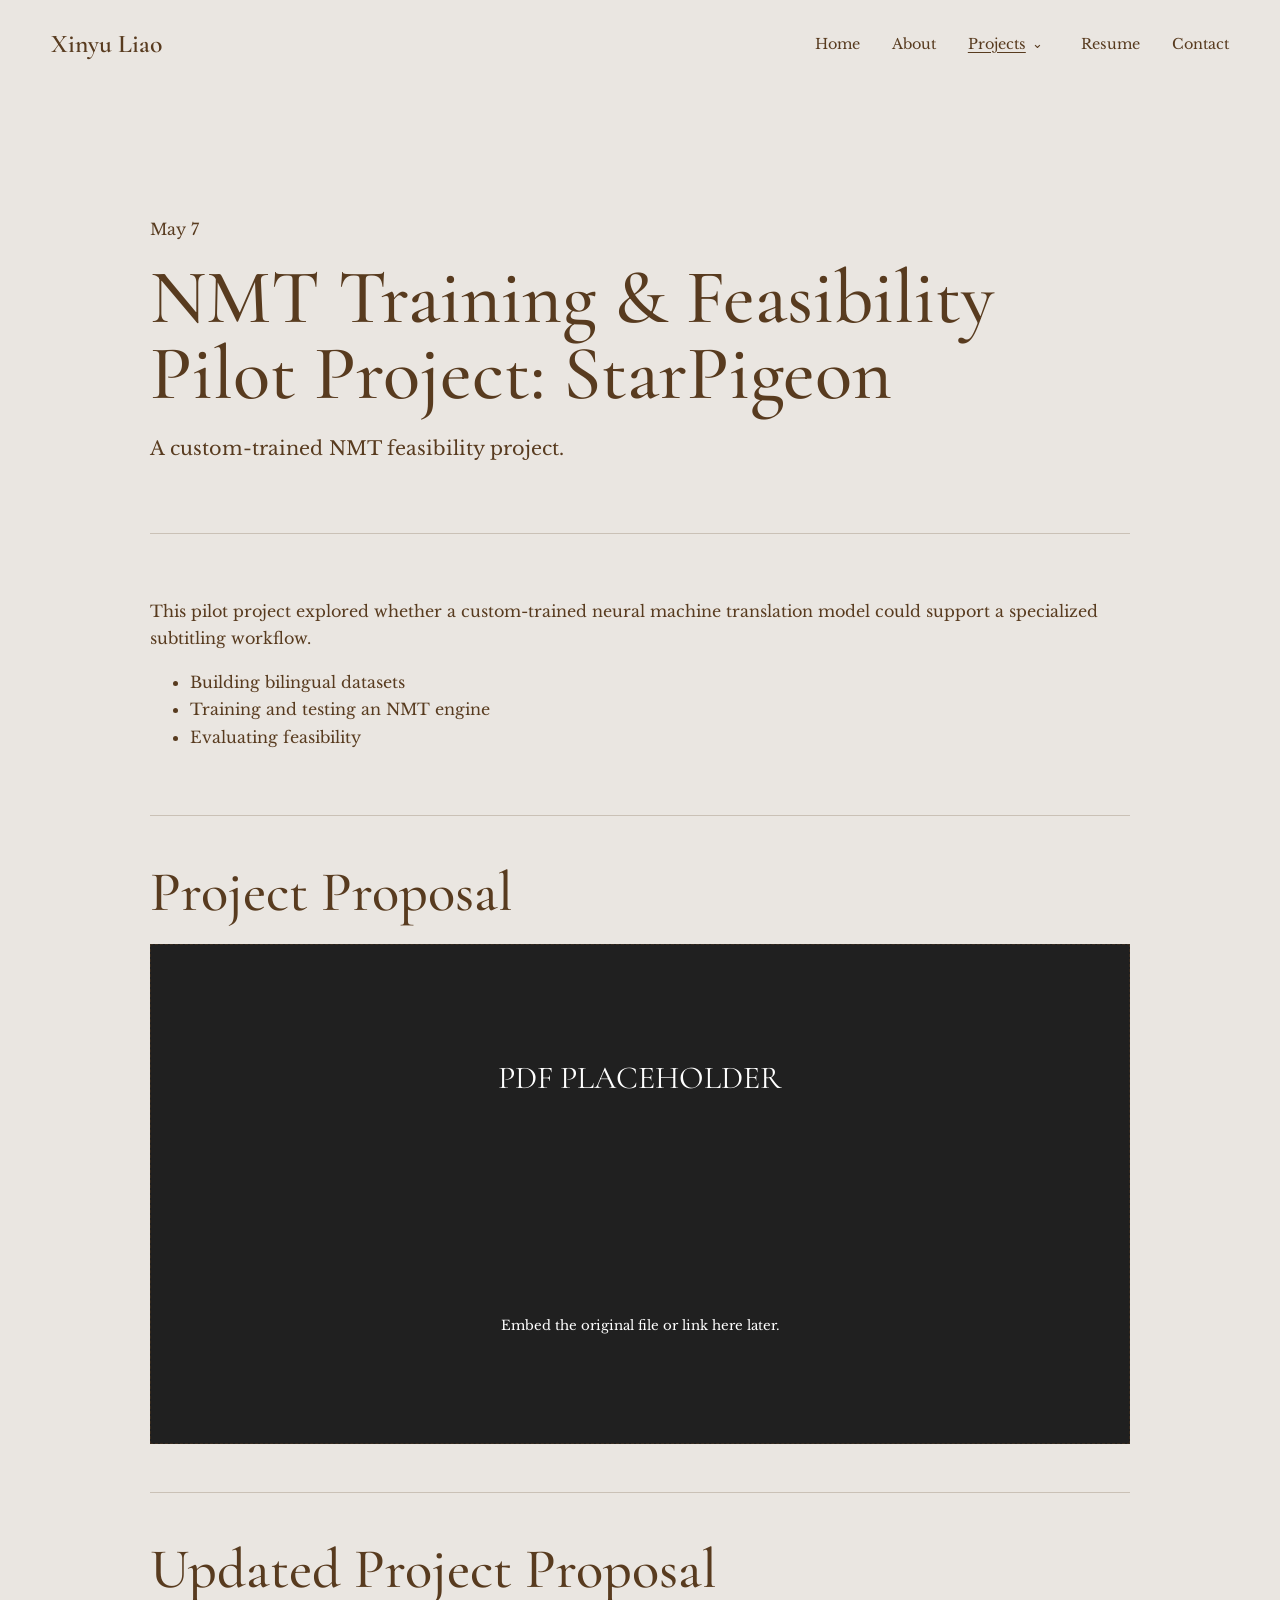
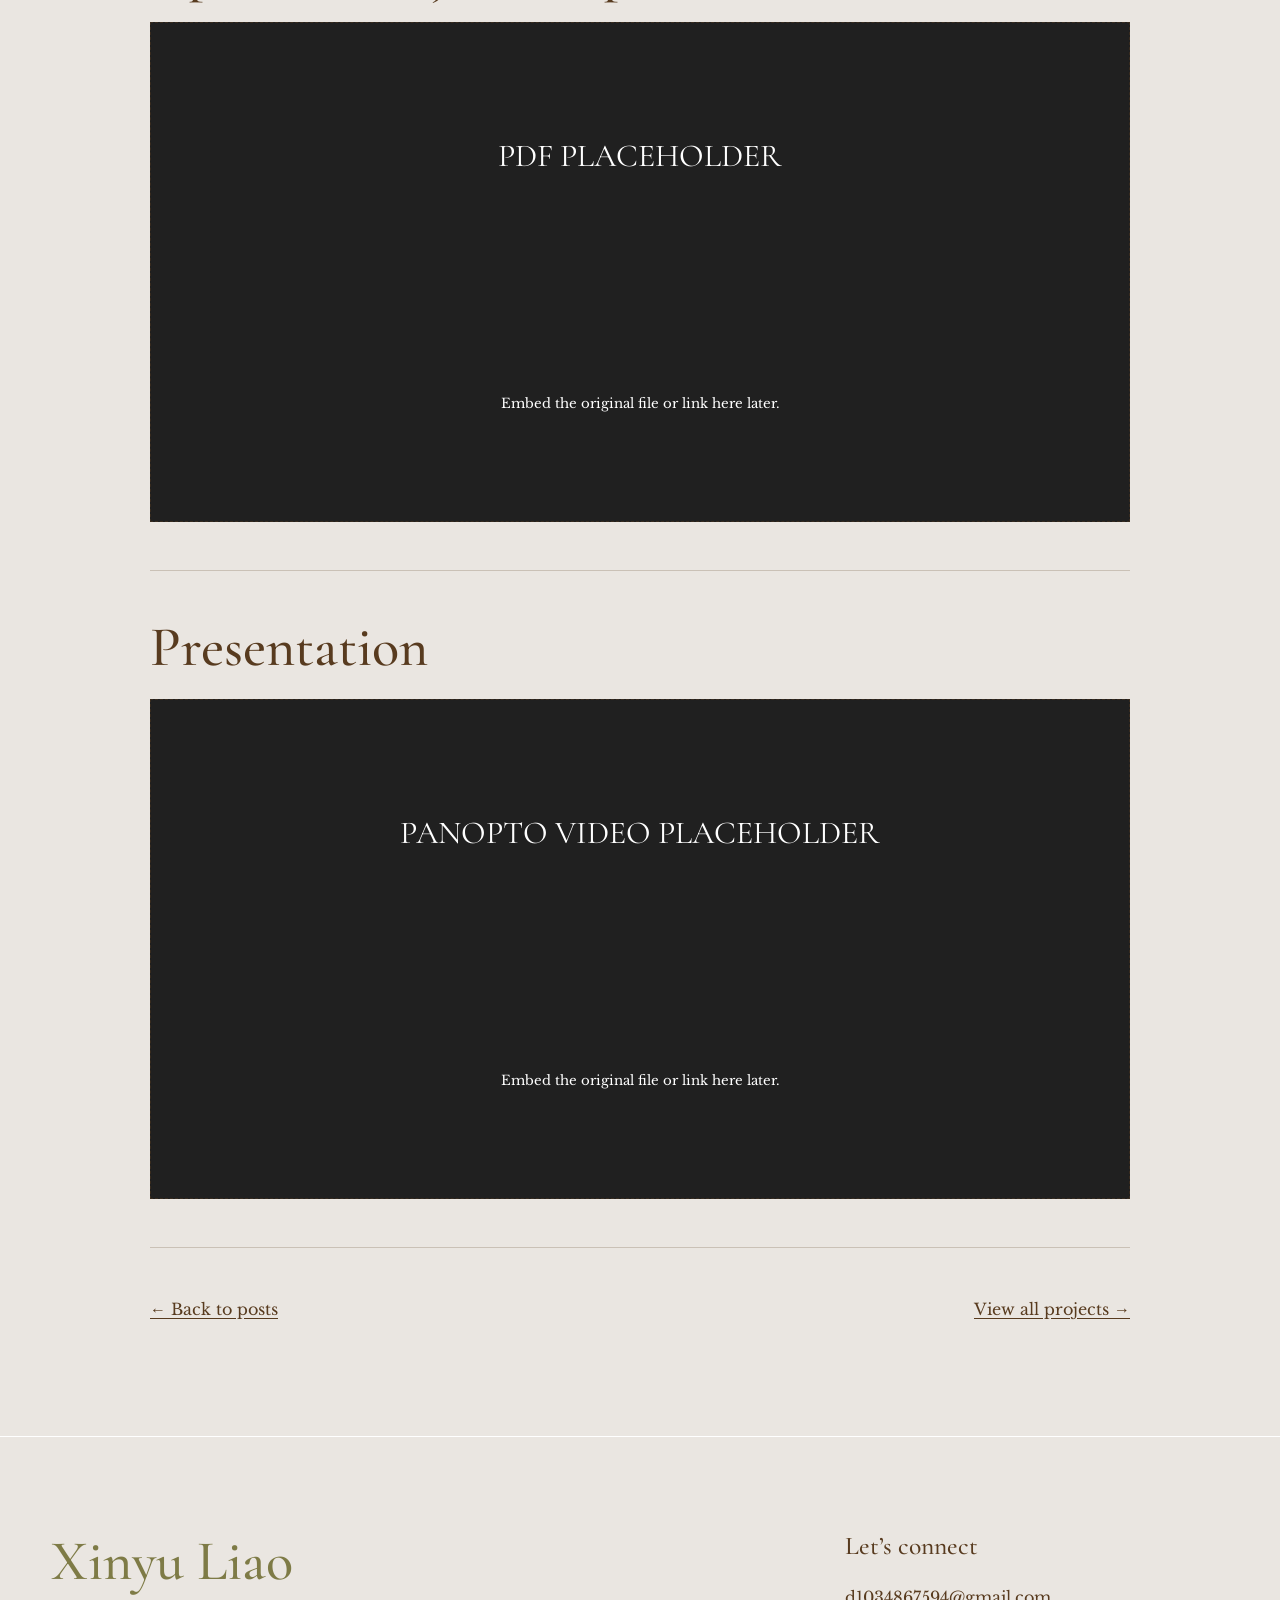
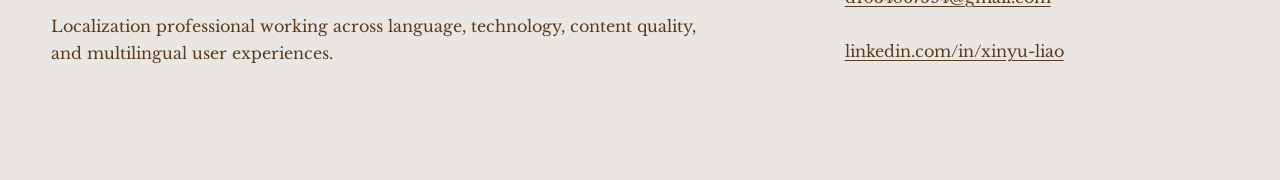
<file: posts/starpigeon.html>
<!doctype html><html lang="en"><head><meta charset="utf-8"><meta name="viewport" content="width=device-width,initial-scale=1"><title>NMT Training & Feasibility Pilot Project: StarPigeon | Xinyu's Site</title><link rel="preconnect" href="https://fonts.googleapis.com"><link rel="preconnect" href="https://fonts.gstatic.com" crossorigin><link href="https://fonts.googleapis.com/css2?family=Cormorant+Garamond:wght@400;500;600&family=Libre+Baskerville:ital,wght@0,400;0,700;1,400&display=swap" rel="stylesheet"><link rel="stylesheet" href="../css/style-v0.4.1.css"><script defer src="../js/components-v0.4.1.js"></script><script defer src="../js/main.js"></script></head><body data-current="posts" data-base="../"><div data-site-header></div><main><article class="article-shell page-shell"><header class="article-header"><p class="post-date">May 7</p><h1>NMT Training & Feasibility Pilot Project: StarPigeon</h1><p class="lede">A custom-trained NMT feasibility project.</p></header><section class="article-section"><p>This pilot project explored whether a custom-trained neural machine translation model could support a specialized subtitling workflow.</p><ul><li>Building bilingual datasets</li><li>Training and testing an NMT engine</li><li>Evaluating feasibility</li></ul></section><section class="article-section"><h2>Project Proposal</h2><div class="embed-placeholder"><span>PDF PLACEHOLDER</span><small>Embed the original file or link here later.</small></div></section><section class="article-section"><h2>Updated Project Proposal</h2><div class="embed-placeholder"><span>PDF PLACEHOLDER</span><small>Embed the original file or link here later.</small></div></section><section class="article-section"><h2>Presentation</h2><div class="embed-placeholder"><span>PANOPTO VIDEO PLACEHOLDER</span><small>Embed the original file or link here later.</small></div></section><nav class="article-nav"><a href="../posts.html">← Back to posts</a><a href="../projects.html">View all projects →</a></nav></article></main><div data-site-footer></div></body></html>
</file>
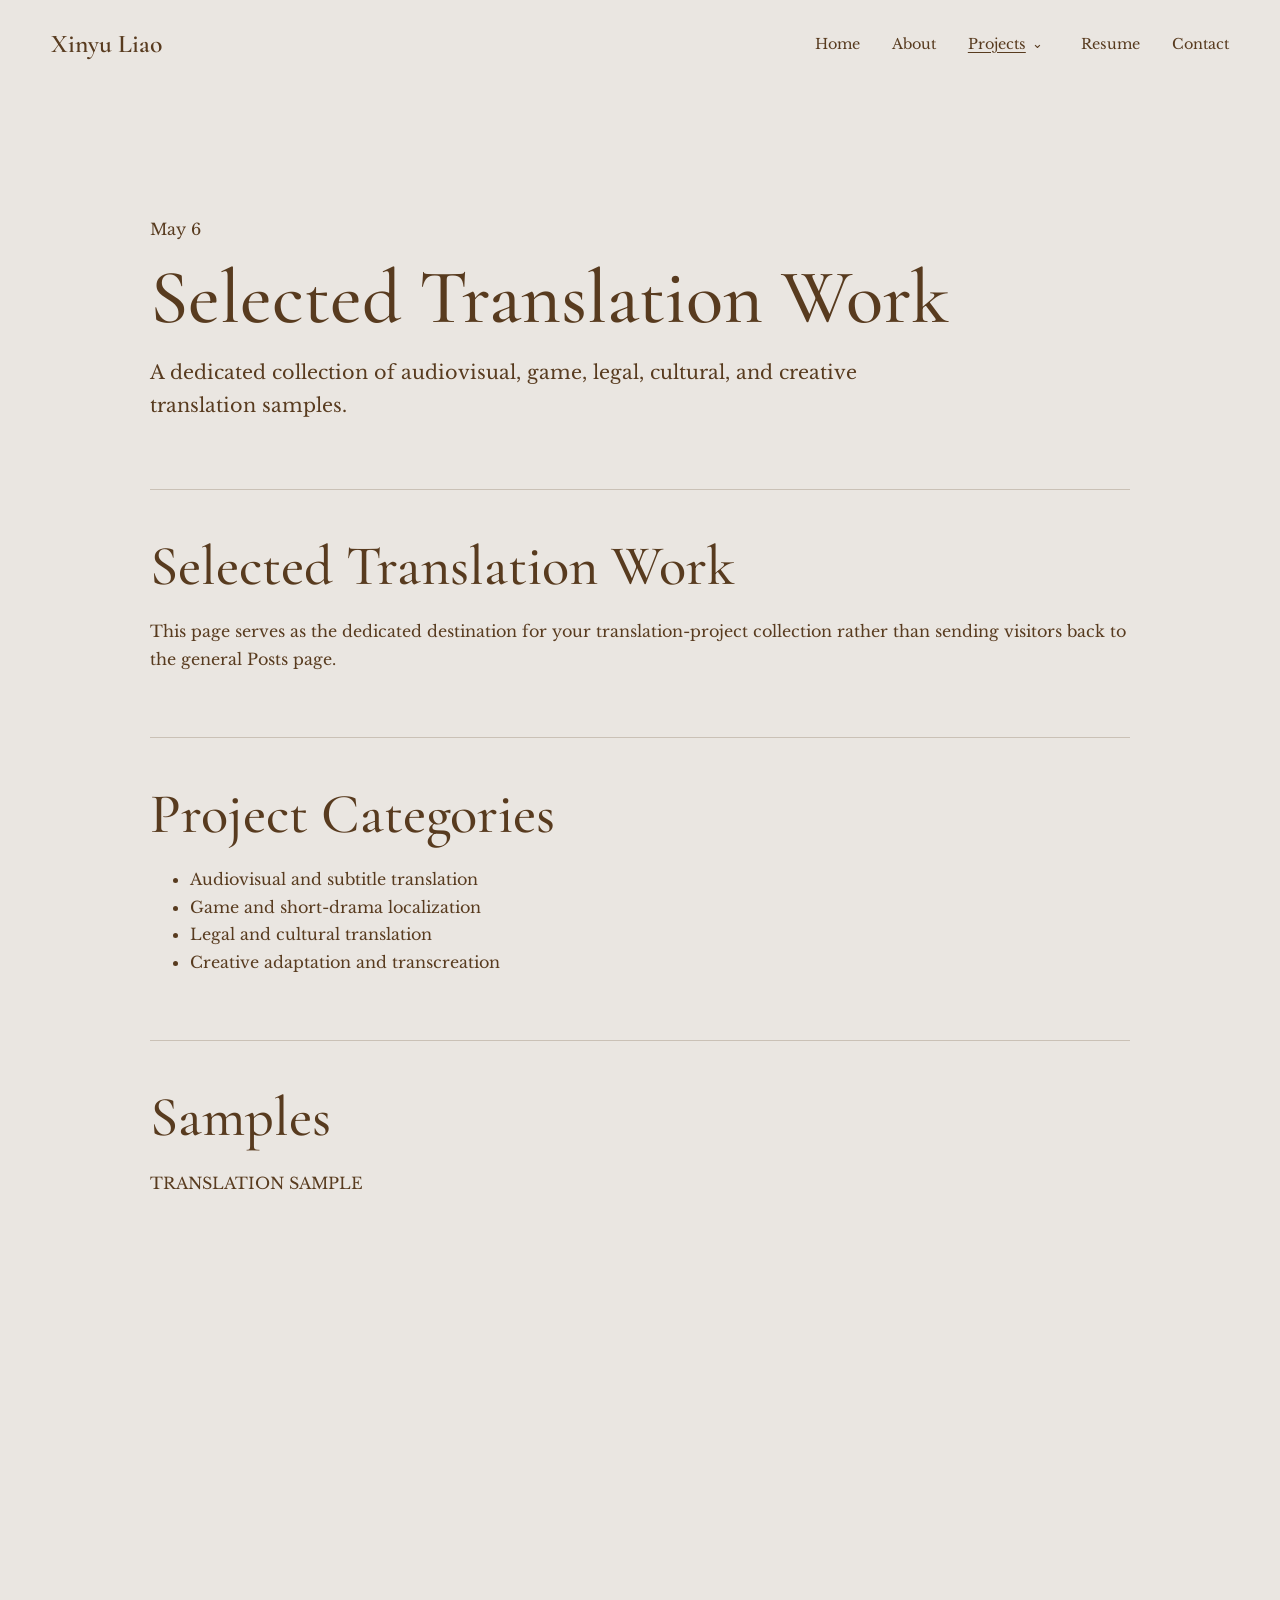
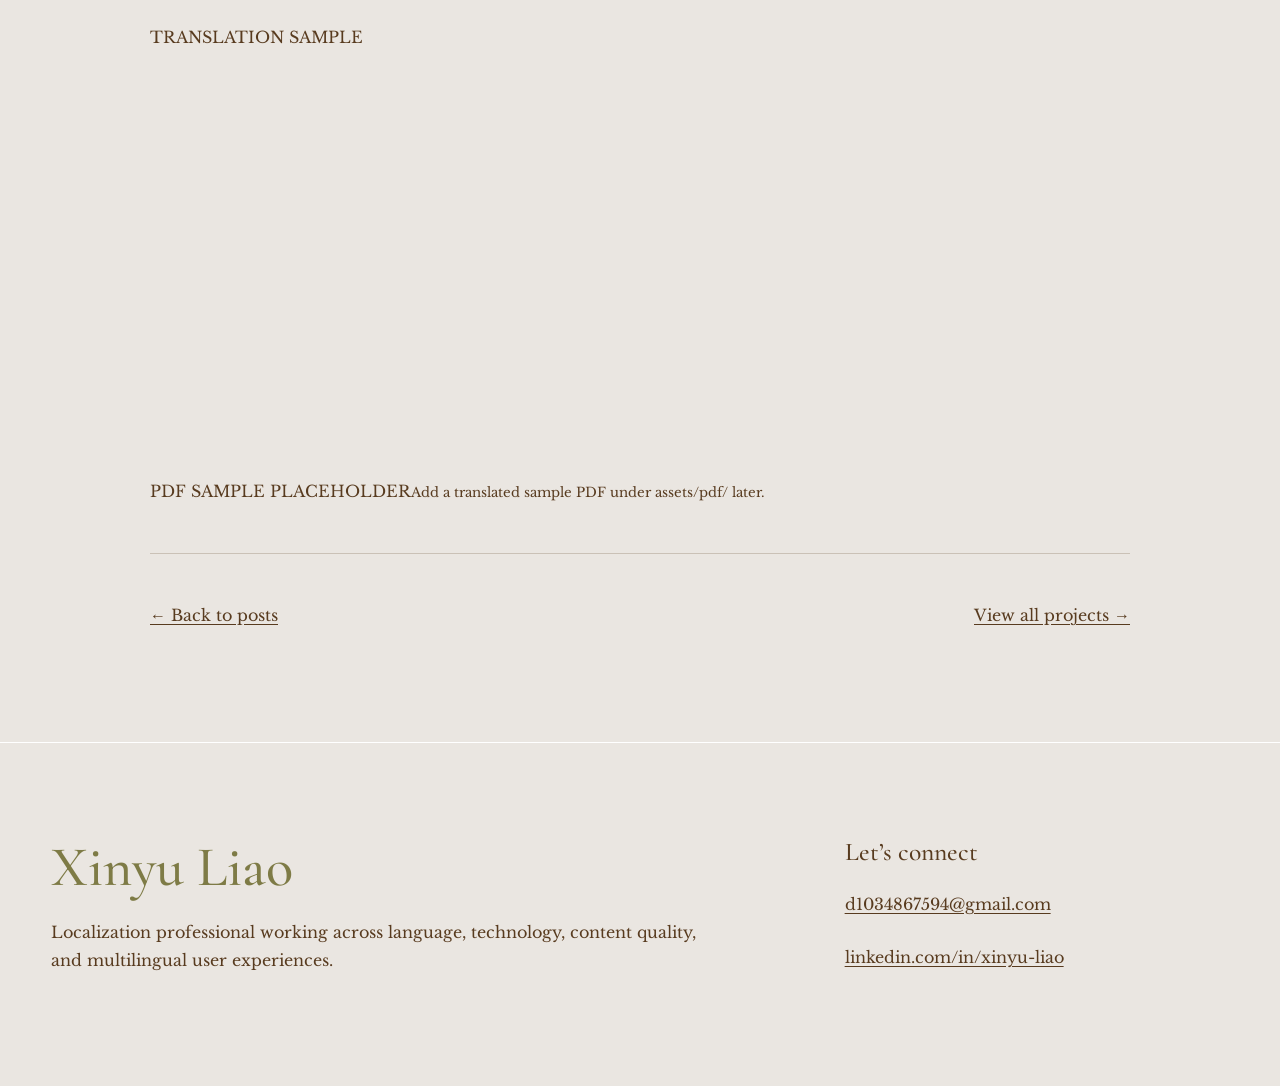
<file: posts/translation-projects.html>
<!doctype html><html lang="en"><head><meta charset="utf-8"><meta name="viewport" content="width=device-width,initial-scale=1"><title>Selected Translation Work | Xinyu's Site</title><link rel="preconnect" href="https://fonts.googleapis.com"><link rel="preconnect" href="https://fonts.gstatic.com" crossorigin><link href="https://fonts.googleapis.com/css2?family=Cormorant+Garamond:wght@400;500;600&family=Libre+Baskerville:ital,wght@0,400;0,700;1,400&display=swap" rel="stylesheet"><link rel="stylesheet" href="../css/style-v0.4.1.css"><script defer src="../js/components-v0.4.1.js"></script><script defer src="../js/main.js"></script></head><body data-current="posts" data-base="../"><div data-site-header></div><main><article class="article-shell page-shell"><header class="article-header"><p class="post-date">May 6</p><h1>Selected Translation Work</h1><p class="lede">A dedicated collection of audiovisual, game, legal, cultural, and creative translation samples.</p></header><section class="article-section"><h2>Selected Translation Work</h2><p>This page serves as the dedicated destination for your translation-project collection rather than sending visitors back to the general Posts page.</p></section><section class="article-section"><h2>Project Categories</h2><ul><li>Audiovisual and subtitle translation</li><li>Game and short-drama localization</li><li>Legal and cultural translation</li><li>Creative adaptation and transcreation</li></ul></section><section class="article-section"><h2>Samples</h2><div class="image-frame article-image" data-label="assets/images/translation-sample-1.jpg"><span>TRANSLATION SAMPLE</span></div><div class="image-frame article-image" data-label="assets/images/translation-sample-2.jpg"><span>TRANSLATION SAMPLE</span></div><div class="embed-frame"><span>PDF SAMPLE PLACEHOLDER</span><small>Add a translated sample PDF under assets/pdf/ later.</small></div></section><nav class="article-nav"><a href="../posts.html">← Back to posts</a><a href="../projects.html">View all projects →</a></nav></article></main><div data-site-footer></div></body></html>
</file>
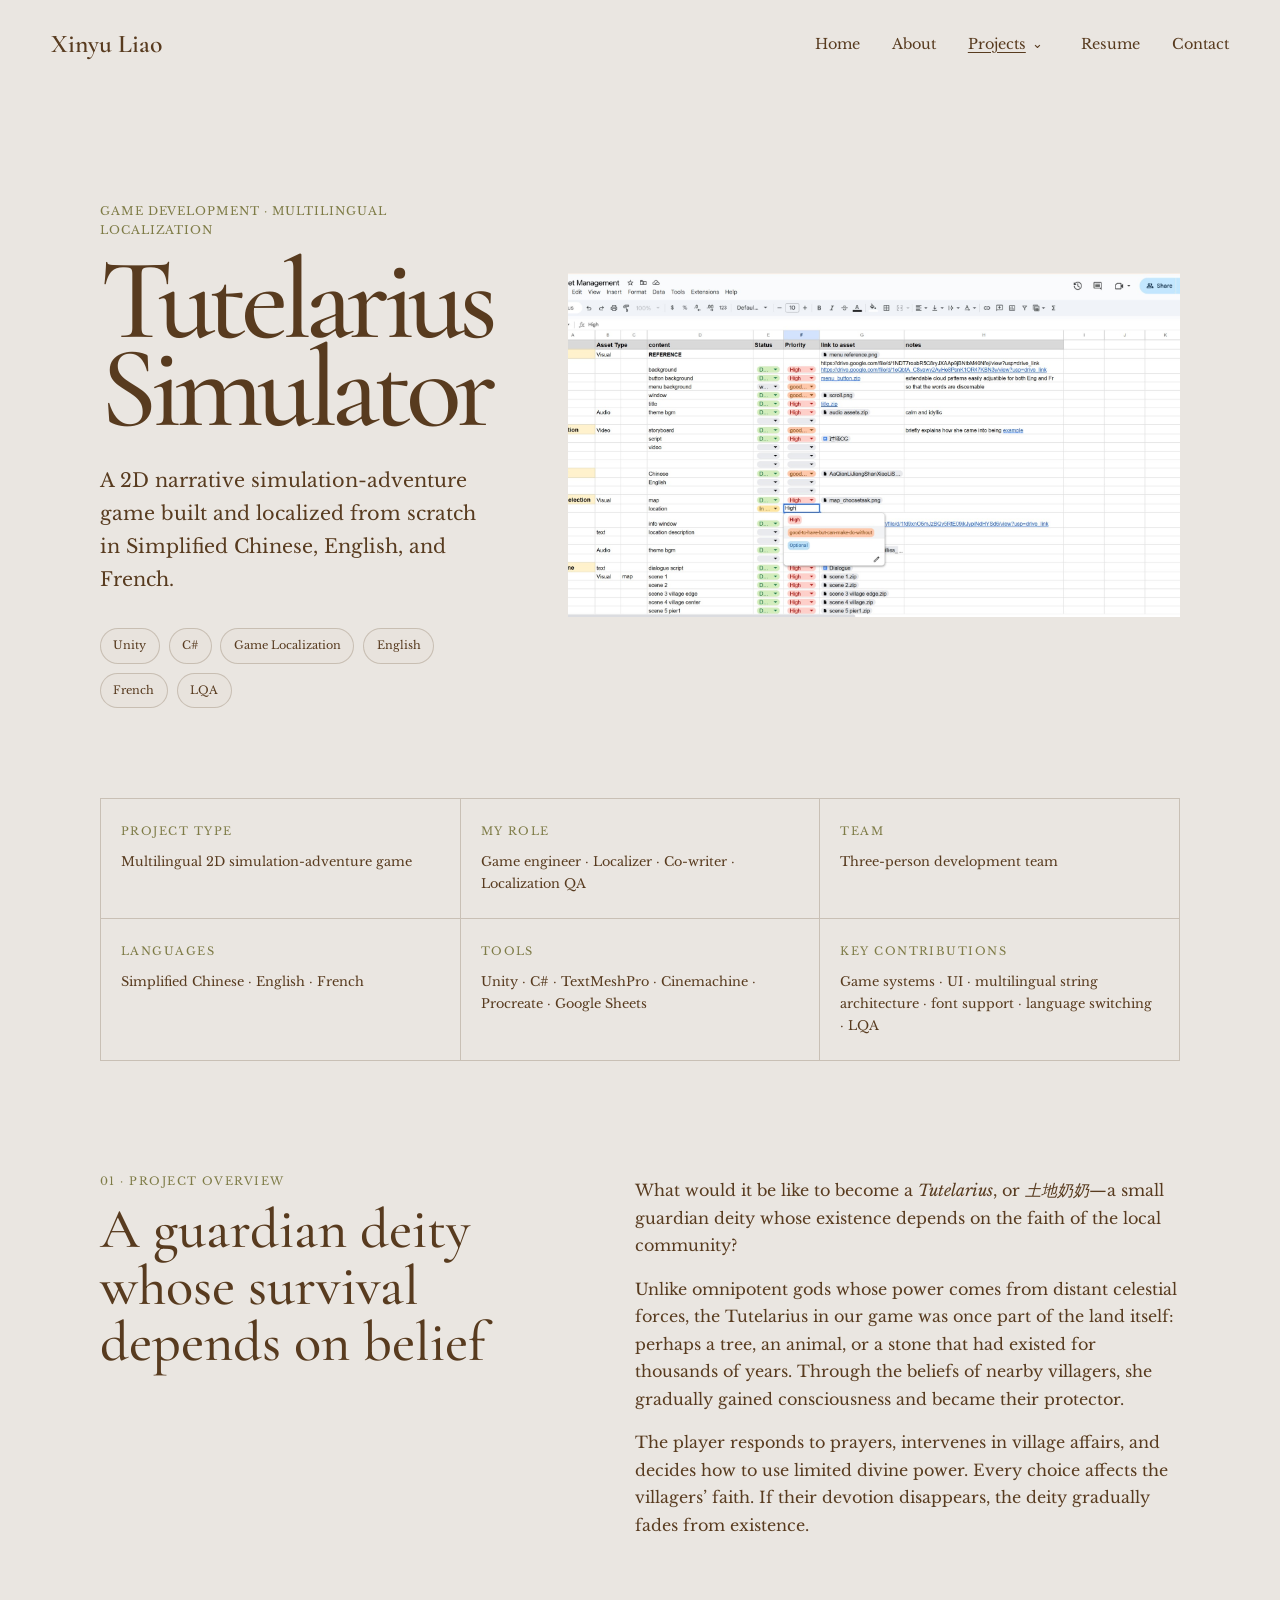
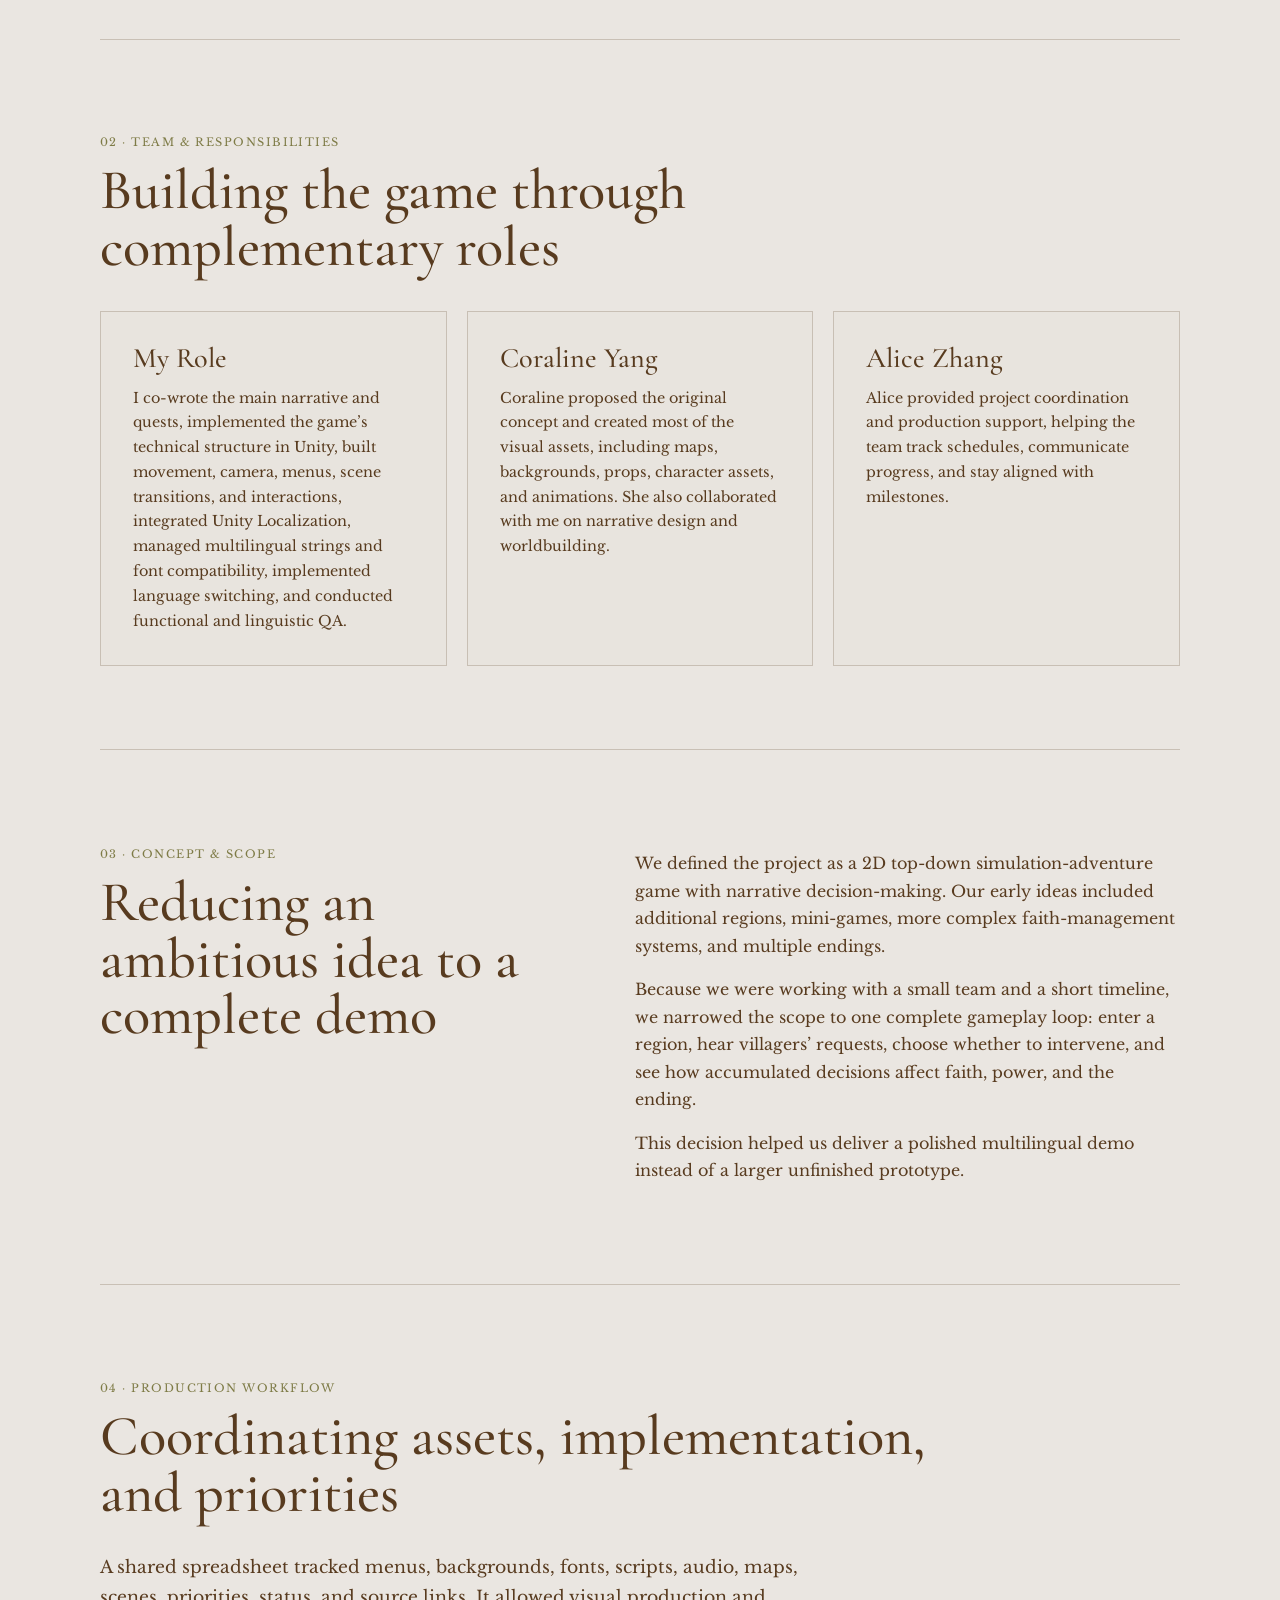
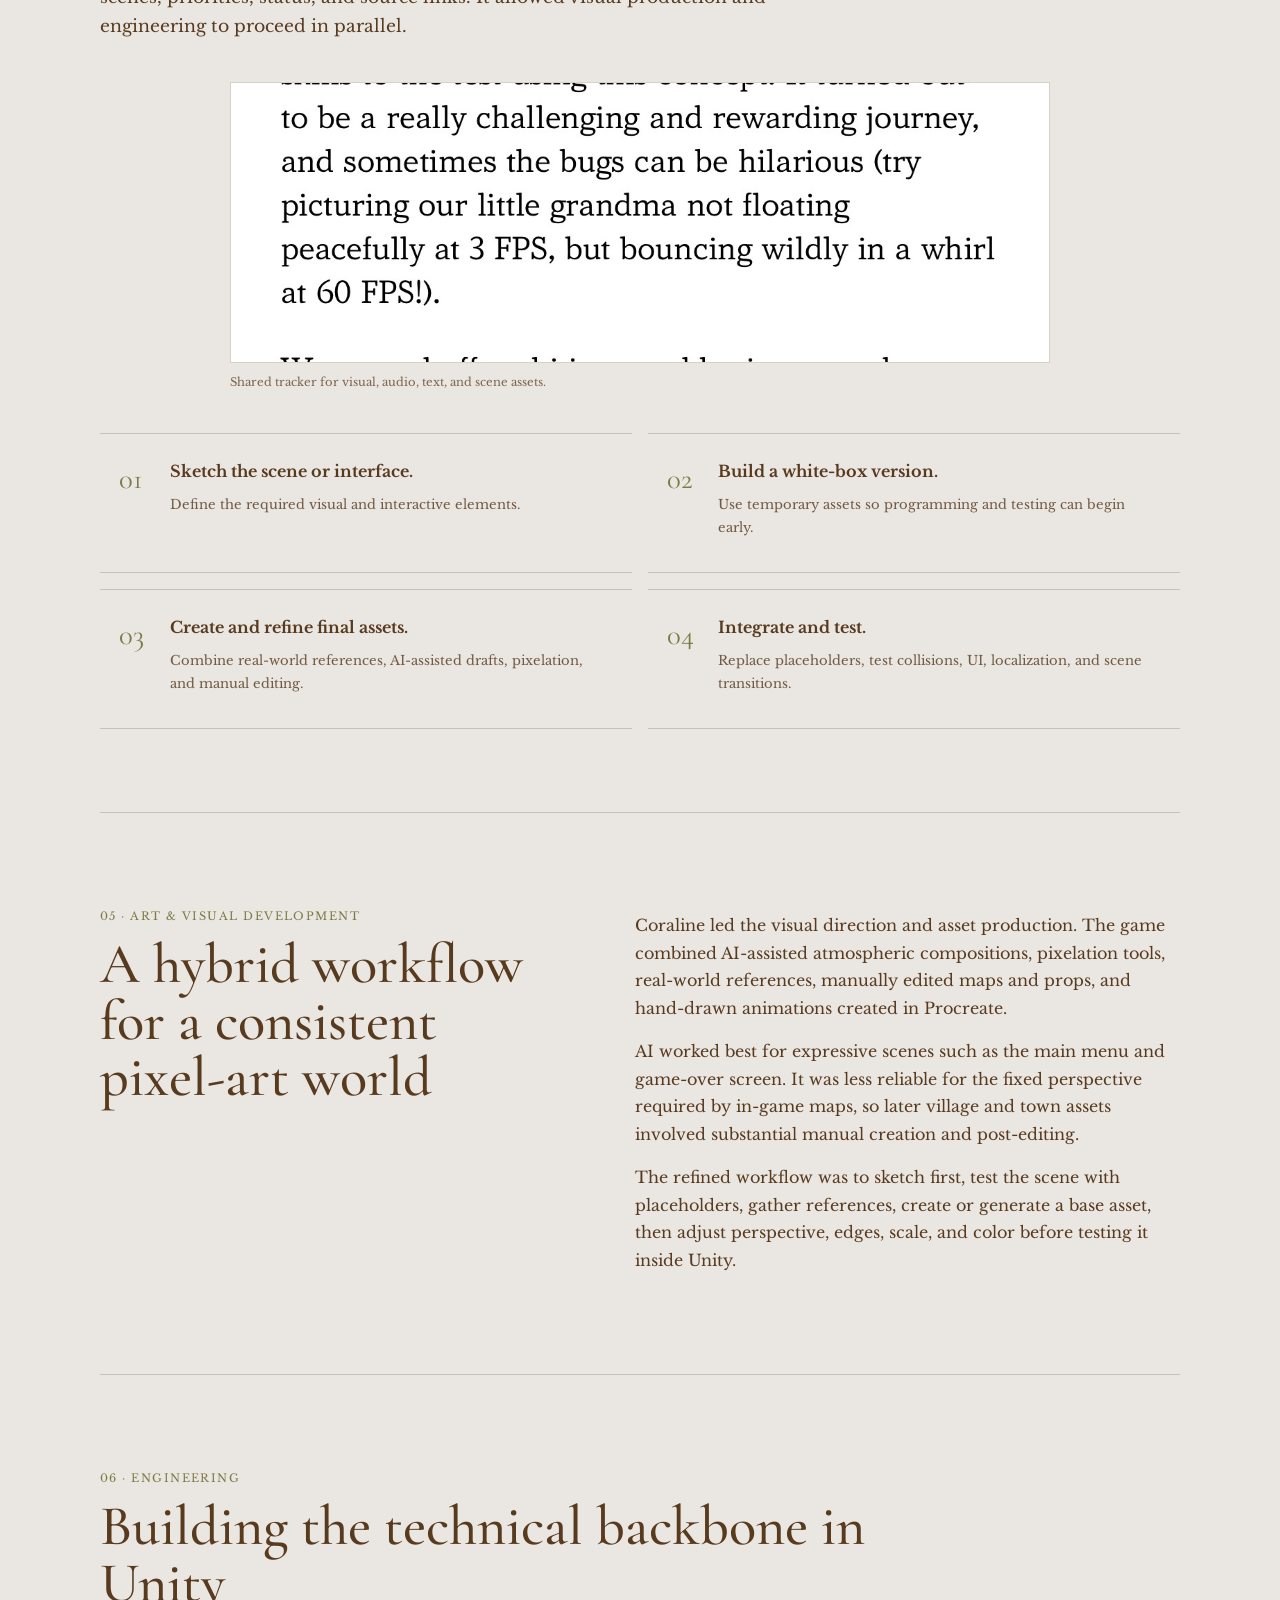
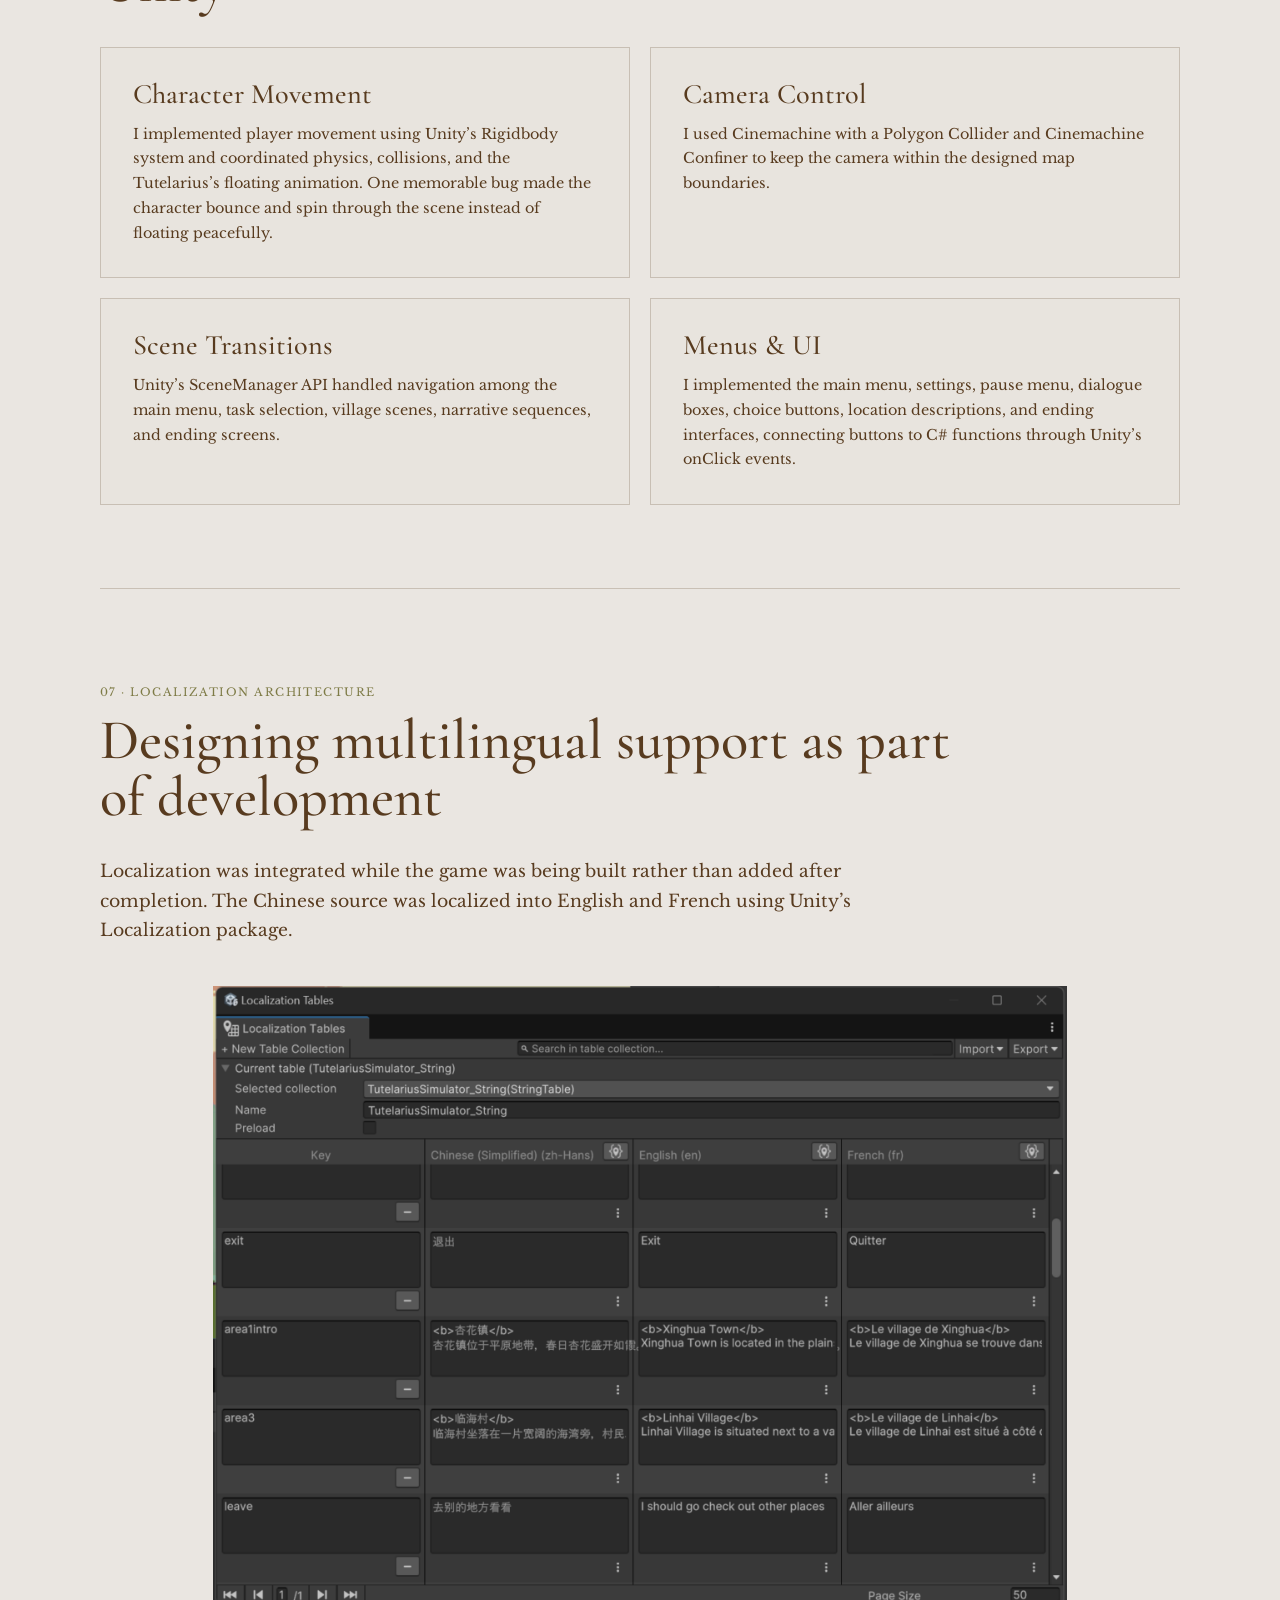
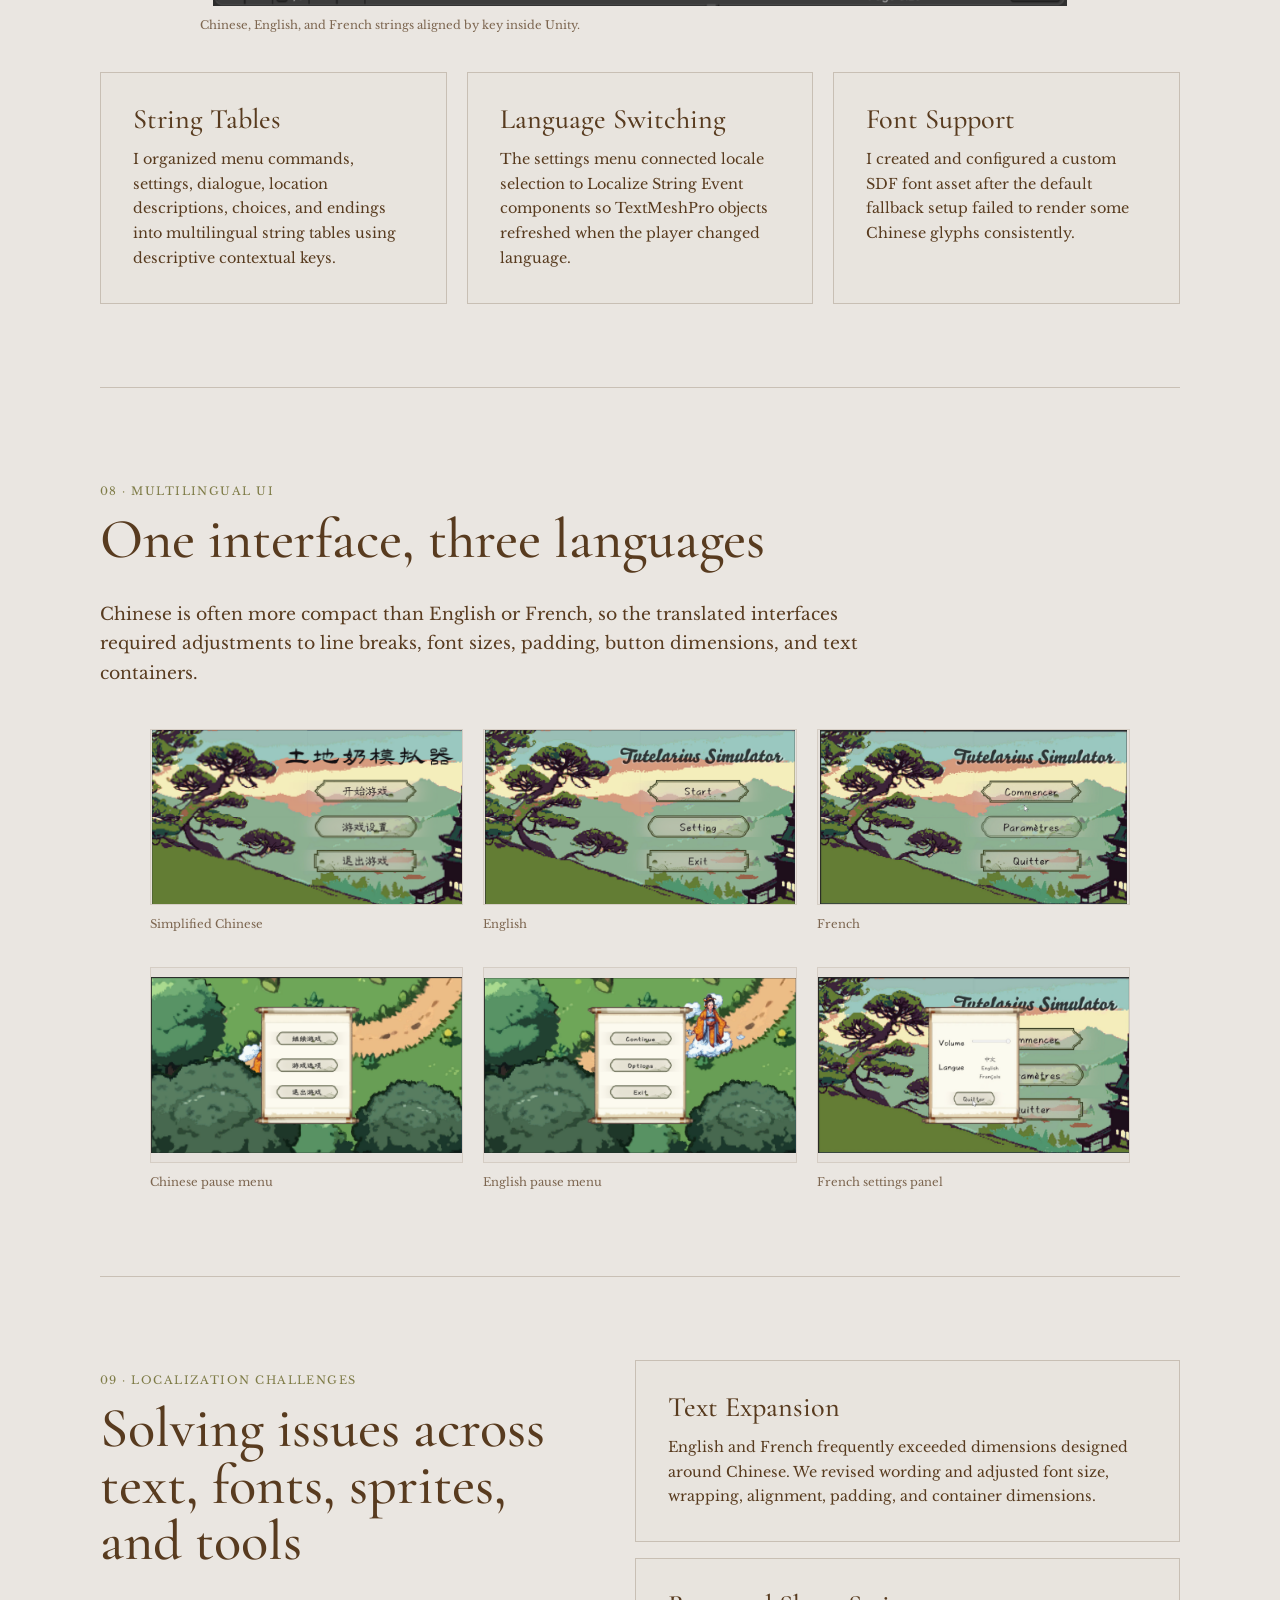
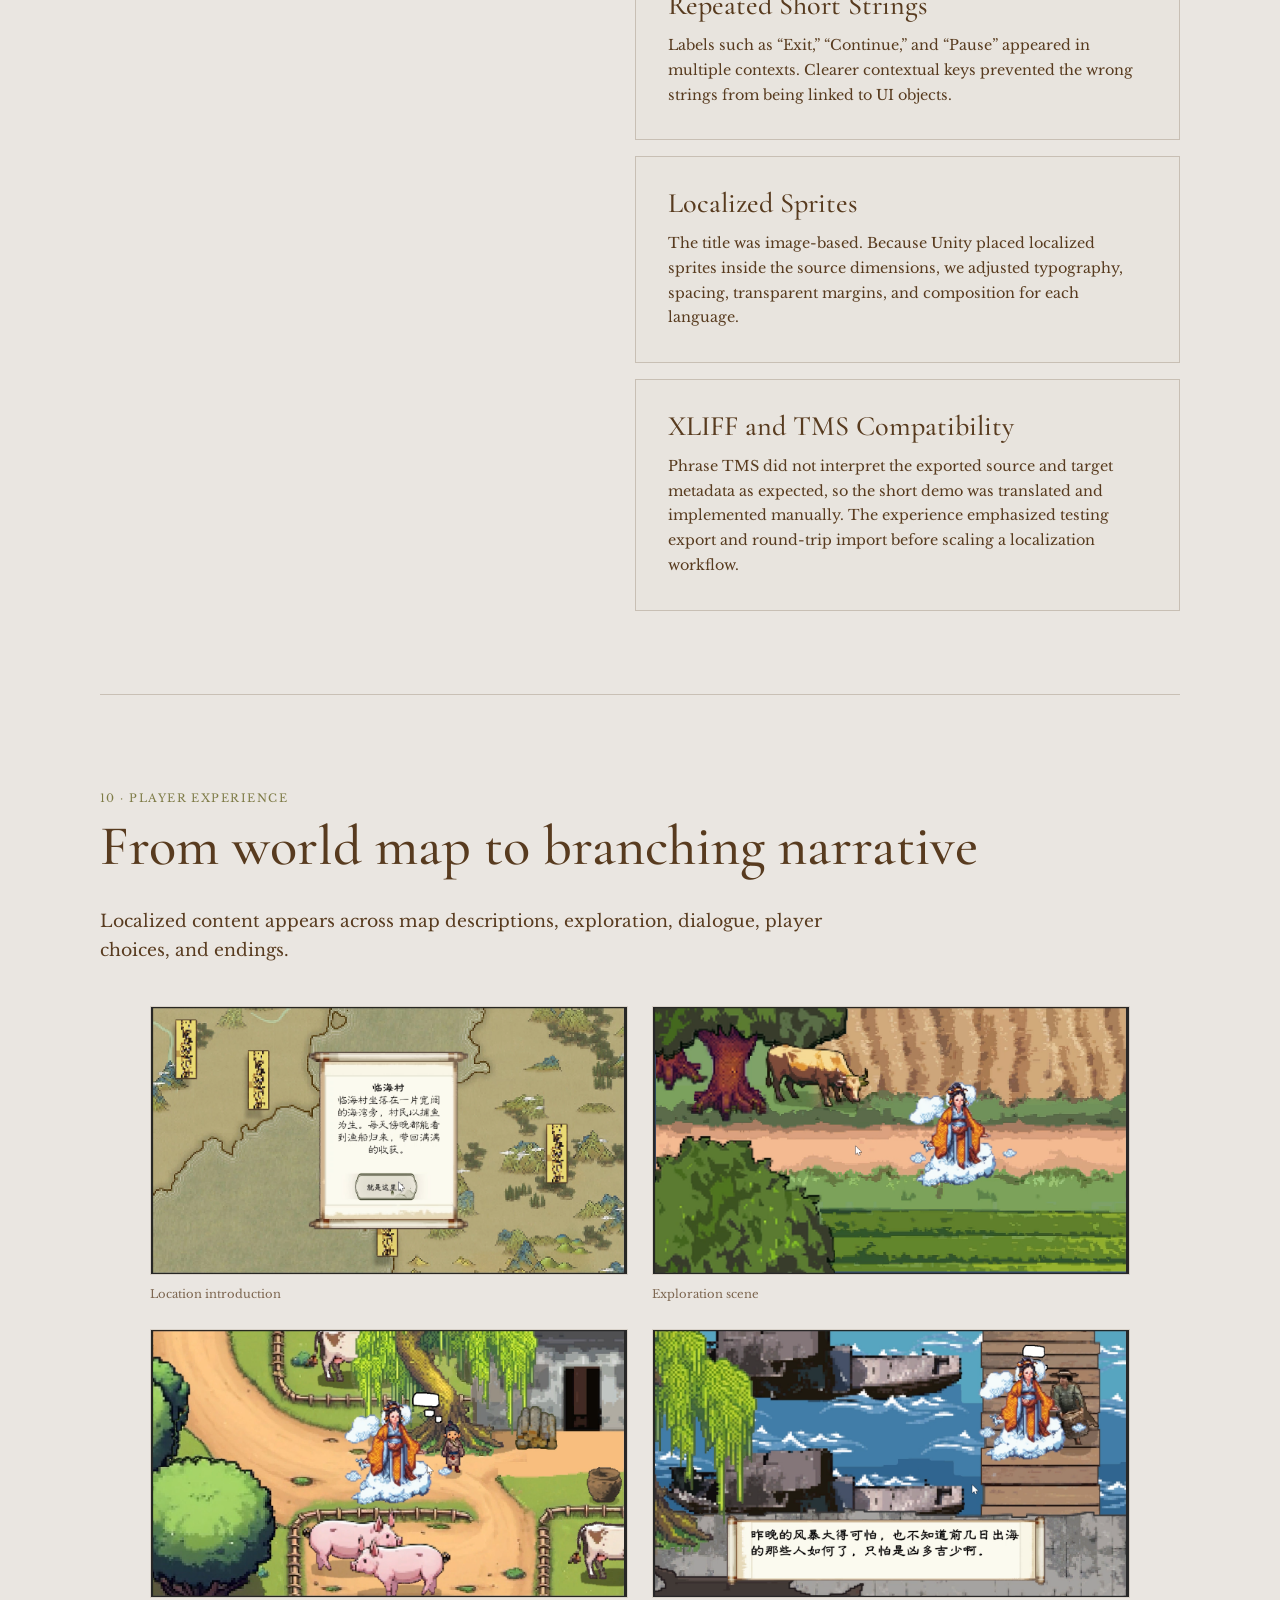
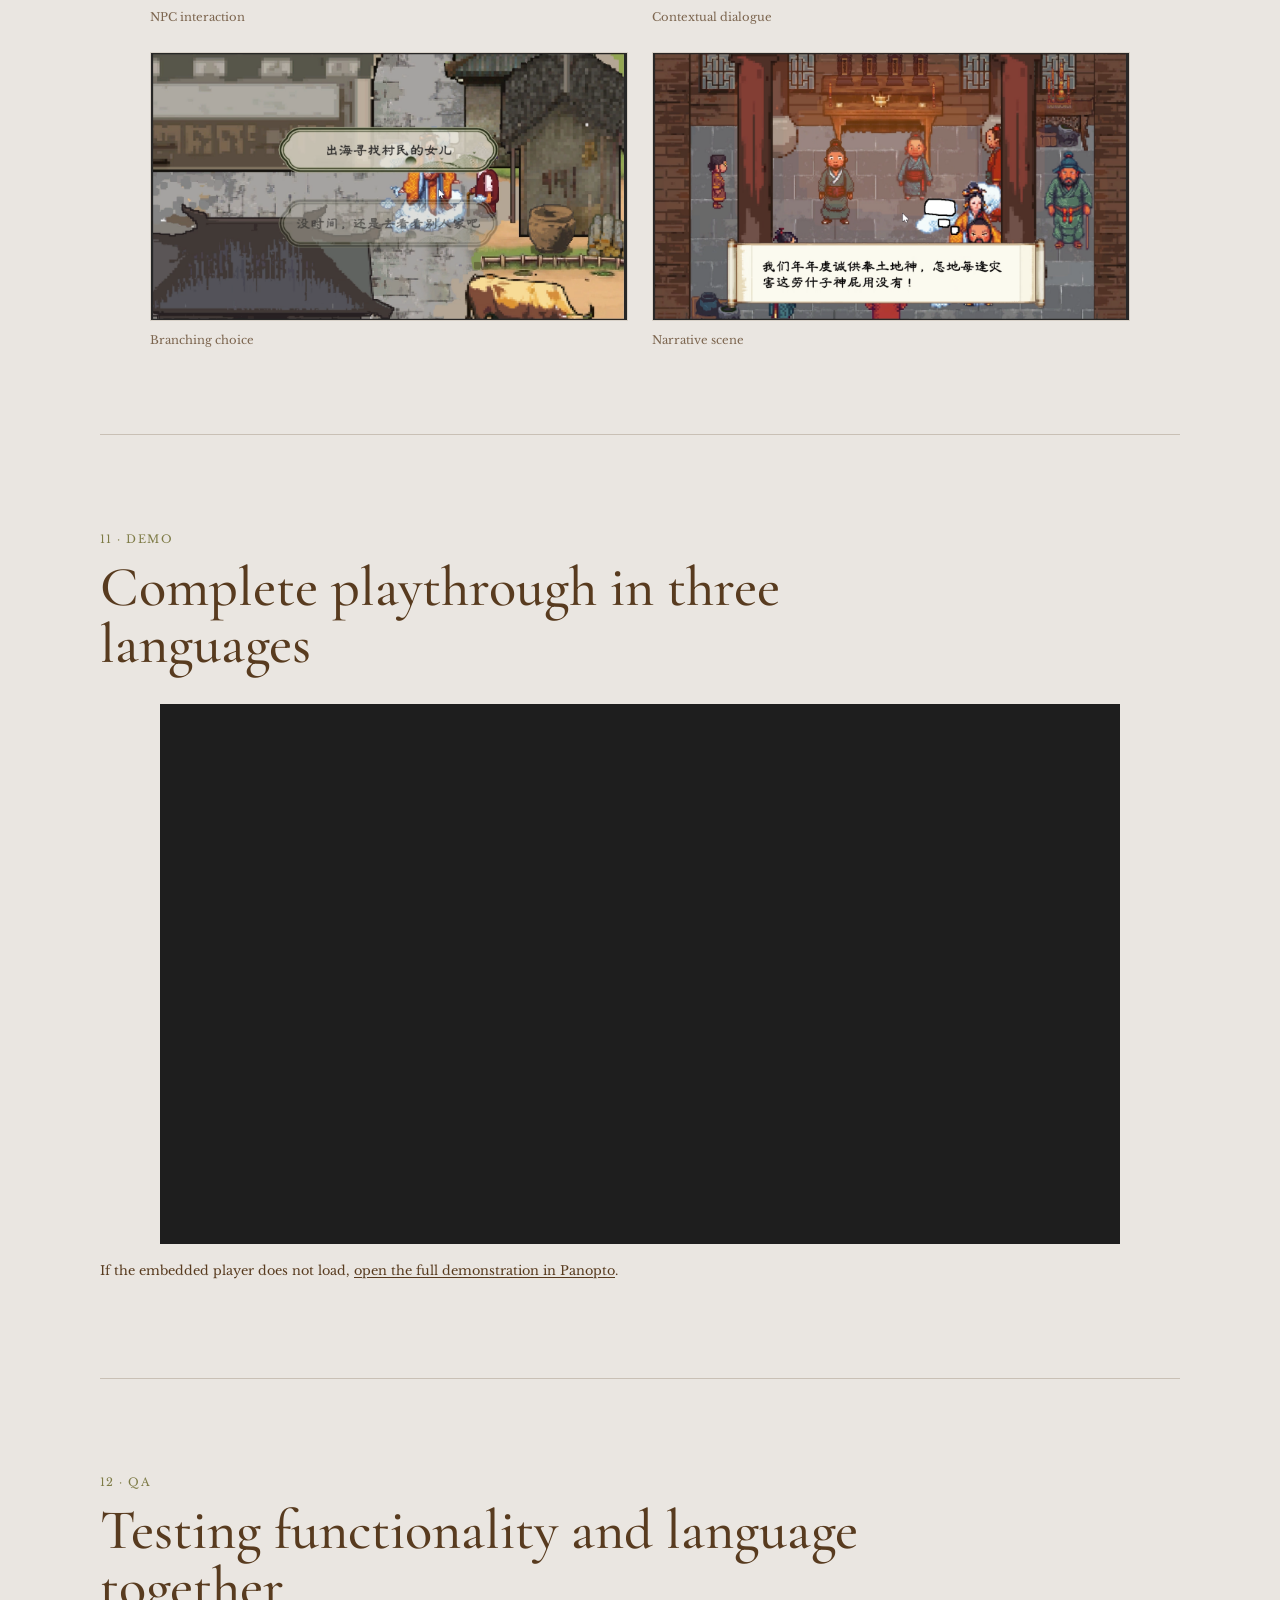
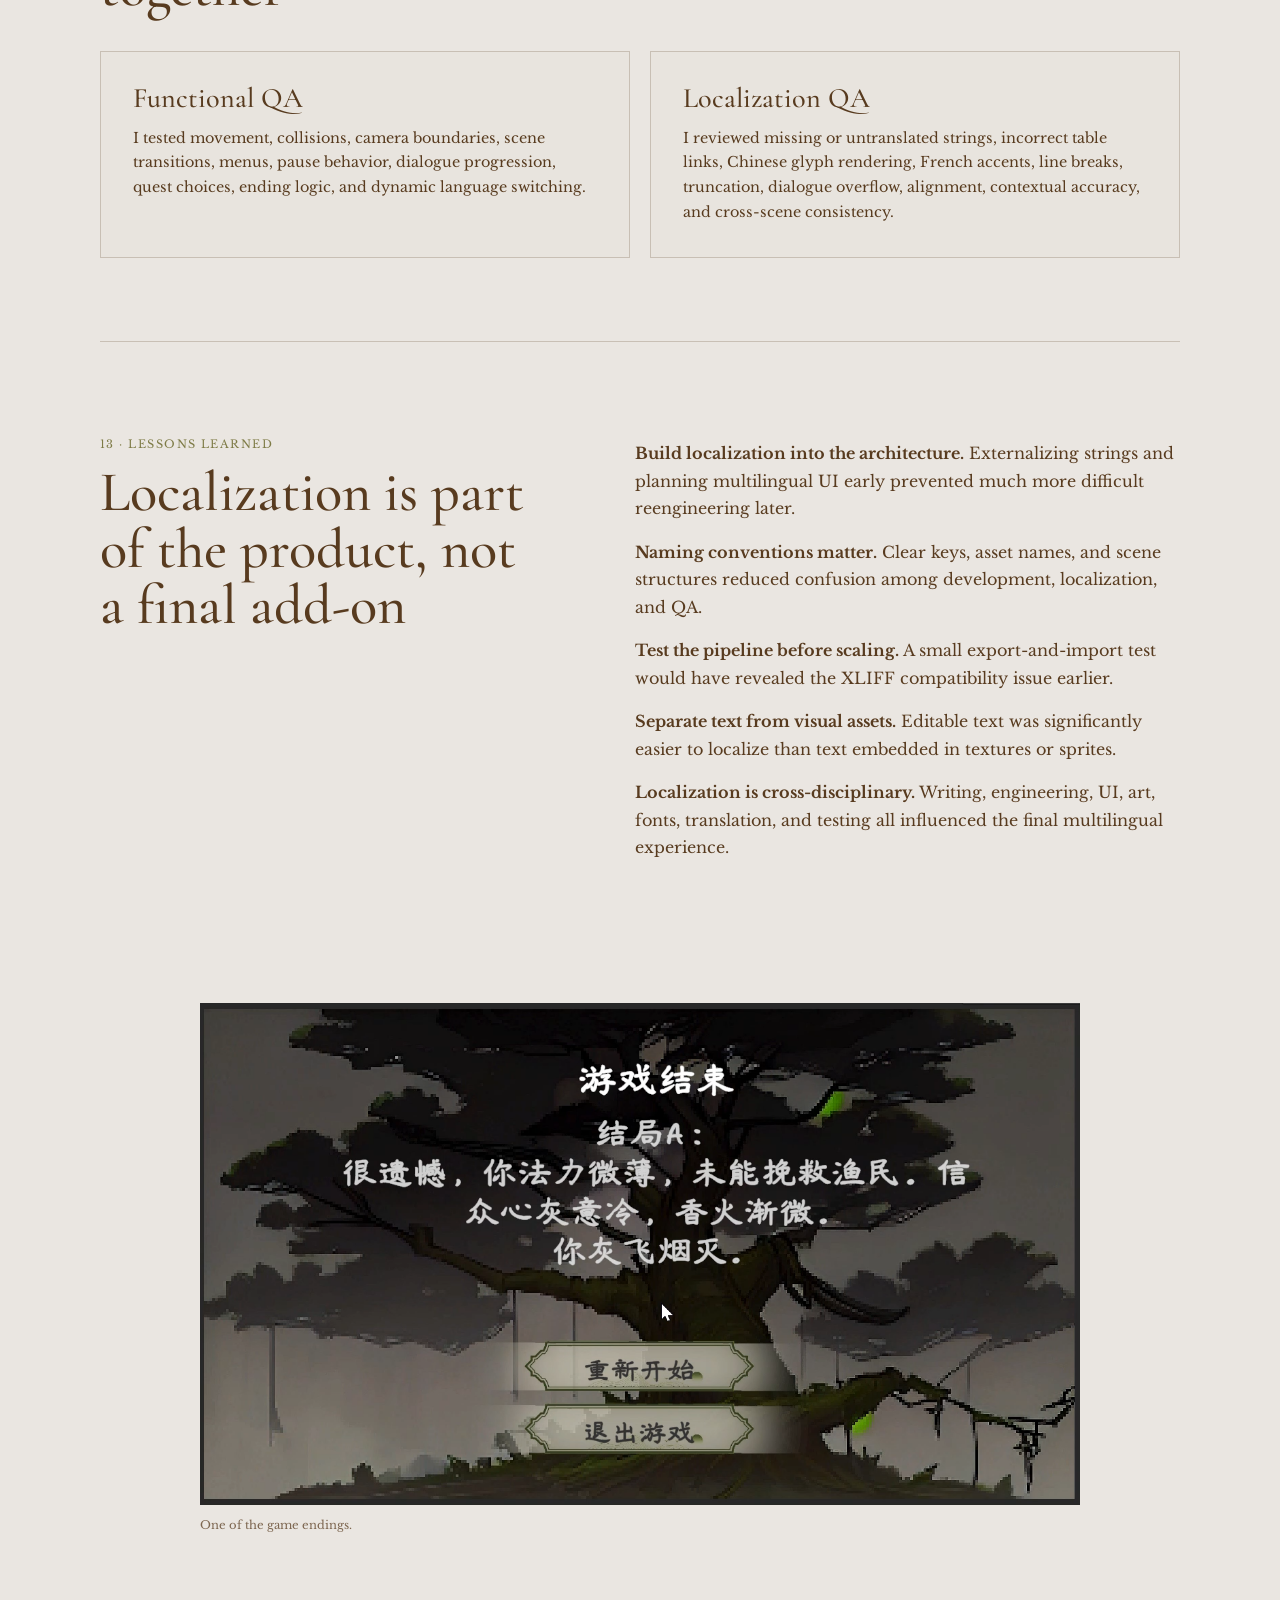
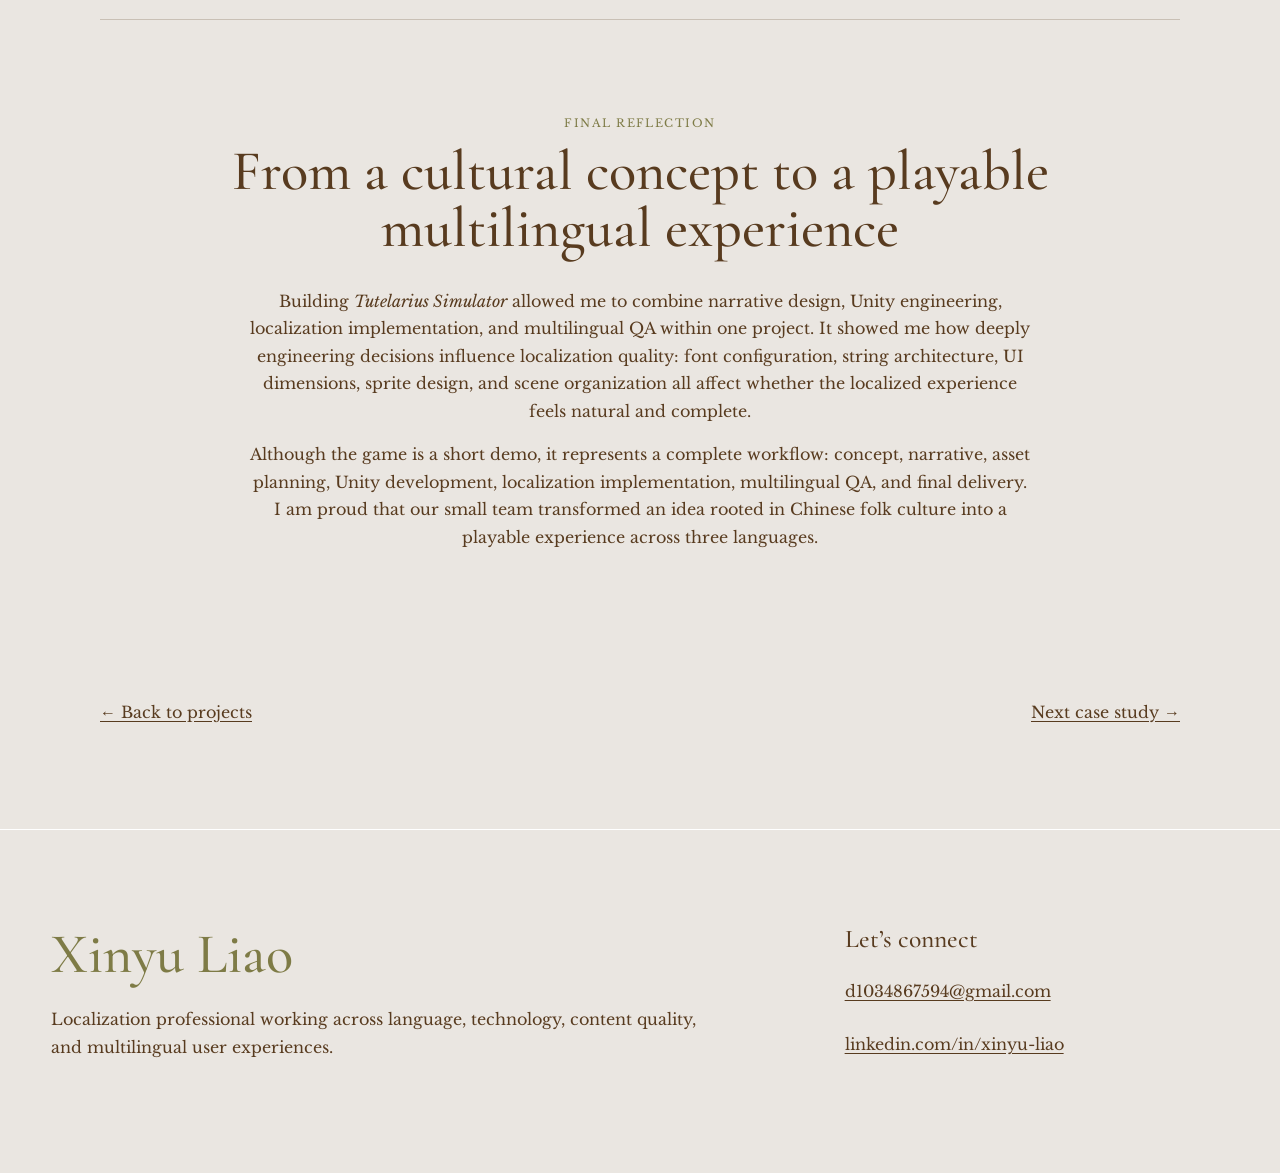
<file: posts/tutelarius-simulator.html>
<!doctype html>
<html lang="en">
<head>
<meta charset="utf-8">
<meta name="viewport" content="width=device-width,initial-scale=1">
<meta name="description" content="Tutelarius Simulator game development and multilingual localization case study by Xinyu Liao.">
<title>Tutelarius Simulator | Xinyu Liao</title>
<link rel="preconnect" href="https://fonts.googleapis.com">
<link rel="preconnect" href="https://fonts.gstatic.com" crossorigin>
<link href="https://fonts.googleapis.com/css2?family=Cormorant+Garamond:wght@400;500;600&family=Libre+Baskerville:ital,wght@0,400;0,700;1,400&display=swap" rel="stylesheet">
<link rel="stylesheet" href="../css/style-v0.5.2.css">
<script defer src="../js/components-v0.4.1.js"></script>
<script defer src="../js/main.js"></script>
</head>
<body data-current="projects" data-base="../">
<div data-site-header></div>
<main>
<article class="case-study page-shell">
<header class="case-hero reveal">
  <div class="case-hero-copy">
    <p class="project-type">Game Development · Multilingual Localization</p>
    <h1>Tutelarius<br>Simulator</h1>
    <p class="lede">A 2D narrative simulation-adventure game built and localized from scratch in Simplified Chinese, English, and French.</p>
    <ul class="case-tags"><li>Unity</li><li>C#</li><li>Game Localization</li><li>English</li><li>French</li><li>LQA</li></ul>
  </div>
  <figure class="case-hero-media">
    <img src="../assets/images/tutelarius/tutelarius-cover-card.jpg?v=052" alt="Tutelarius Simulator title screen with multilingual menu design">
  </figure>
</header>

<section class="case-facts reveal" aria-label="Project details">
  <div><p class="case-label">Project Type</p><p>Multilingual 2D simulation-adventure game</p></div>
  <div><p class="case-label">My Role</p><p>Game engineer · Localizer · Co-writer · Localization QA</p></div>
  <div><p class="case-label">Team</p><p>Three-person development team</p></div>
  <div><p class="case-label">Languages</p><p>Simplified Chinese · English · French</p></div>
  <div><p class="case-label">Tools</p><p>Unity · C# · TextMeshPro · Cinemachine · Procreate · Google Sheets</p></div>
  <div><p class="case-label">Key Contributions</p><p>Game systems · UI · multilingual string architecture · font support · language switching · LQA</p></div>
</section>

<section class="case-section case-two-column reveal">
  <div><p class="case-kicker">01 · Project Overview</p><h2>A guardian deity whose survival depends on belief</h2></div>
  <div>
    <p>What would it be like to become a <em>Tutelarius</em>, or <em>土地奶奶</em>—a small guardian deity whose existence depends on the faith of the local community?</p>
    <p>Unlike omnipotent gods whose power comes from distant celestial forces, the Tutelarius in our game was once part of the land itself: perhaps a tree, an animal, or a stone that had existed for thousands of years. Through the beliefs of nearby villagers, she gradually gained consciousness and became their protector.</p>
    <p>The player responds to prayers, intervenes in village affairs, and decides how to use limited divine power. Every choice affects the villagers’ faith. If their devotion disappears, the deity gradually fades from existence.</p>
  </div>
</section>

<section class="case-section reveal">
  <p class="case-kicker">02 · Team & Responsibilities</p><h2>Building the game through complementary roles</h2>
  <div class="role-grid">
    <article><h3>My Role</h3><p>I co-wrote the main narrative and quests, implemented the game’s technical structure in Unity, built movement, camera, menus, scene transitions, and interactions, integrated Unity Localization, managed multilingual strings and font compatibility, implemented language switching, and conducted functional and linguistic QA.</p></article>
    <article><h3>Coraline Yang</h3><p>Coraline proposed the original concept and created most of the visual assets, including maps, backgrounds, props, character assets, and animations. She also collaborated with me on narrative design and worldbuilding.</p></article>
    <article><h3>Alice Zhang</h3><p>Alice provided project coordination and production support, helping the team track schedules, communicate progress, and stay aligned with milestones.</p></article>
  </div>
</section>

<section class="case-section case-two-column reveal">
  <div><p class="case-kicker">03 · Concept & Scope</p><h2>Reducing an ambitious idea to a complete demo</h2></div>
  <div>
    <p>We defined the project as a 2D top-down simulation-adventure game with narrative decision-making. Our early ideas included additional regions, mini-games, more complex faith-management systems, and multiple endings.</p>
    <p>Because we were working with a small team and a short timeline, we narrowed the scope to one complete gameplay loop: enter a region, hear villagers’ requests, choose whether to intervene, and see how accumulated decisions affect faith, power, and the ending.</p>
    <p>This decision helped us deliver a polished multilingual demo instead of a larger unfinished prototype.</p>
  </div>
</section>

<section class="case-section reveal">
  <p class="case-kicker">04 · Production Workflow</p><h2>Coordinating assets, implementation, and priorities</h2>
  <p class="case-intro">A shared spreadsheet tracked menus, backgrounds, fonts, scripts, audio, maps, scenes, priorities, status, and source links. It allowed visual production and engineering to proceed in parallel.</p>
  <figure class="case-image case-image-contained"><img src="../assets/images/tutelarius/tutelarius-asset-management.jpg" alt="Asset management spreadsheet for Tutelarius Simulator"><figcaption>Shared tracker for visual, audio, text, and scene assets.</figcaption></figure>
  <ol class="process-list">
    <li><strong>Sketch the scene or interface.</strong><span>Define the required visual and interactive elements.</span></li>
    <li><strong>Build a white-box version.</strong><span>Use temporary assets so programming and testing can begin early.</span></li>
    <li><strong>Create and refine final assets.</strong><span>Combine real-world references, AI-assisted drafts, pixelation, and manual editing.</span></li>
    <li><strong>Integrate and test.</strong><span>Replace placeholders, test collisions, UI, localization, and scene transitions.</span></li>
  </ol>
</section>

<section class="case-section case-two-column reveal">
  <div><p class="case-kicker">05 · Art & Visual Development</p><h2>A hybrid workflow for a consistent pixel-art world</h2></div>
  <div>
    <p>Coraline led the visual direction and asset production. The game combined AI-assisted atmospheric compositions, pixelation tools, real-world references, manually edited maps and props, and hand-drawn animations created in Procreate.</p>
    <p>AI worked best for expressive scenes such as the main menu and game-over screen. It was less reliable for the fixed perspective required by in-game maps, so later village and town assets involved substantial manual creation and post-editing.</p>
    <p>The refined workflow was to sketch first, test the scene with placeholders, gather references, create or generate a base asset, then adjust perspective, edges, scale, and color before testing it inside Unity.</p>
  </div>
</section>

<section class="case-section reveal">
  <p class="case-kicker">06 · Engineering</p><h2>Building the technical backbone in Unity</h2>
  <div class="feature-grid">
    <article><h3>Character Movement</h3><p>I implemented player movement using Unity’s Rigidbody system and coordinated physics, collisions, and the Tutelarius’s floating animation. One memorable bug made the character bounce and spin through the scene instead of floating peacefully.</p></article>
    <article><h3>Camera Control</h3><p>I used Cinemachine with a Polygon Collider and Cinemachine Confiner to keep the camera within the designed map boundaries.</p></article>
    <article><h3>Scene Transitions</h3><p>Unity’s SceneManager API handled navigation among the main menu, task selection, village scenes, narrative sequences, and ending screens.</p></article>
    <article><h3>Menus & UI</h3><p>I implemented the main menu, settings, pause menu, dialogue boxes, choice buttons, location descriptions, and ending interfaces, connecting buttons to C# functions through Unity’s onClick events.</p></article>
  </div>
</section>

<section class="case-section reveal">
  <p class="case-kicker">07 · Localization Architecture</p><h2>Designing multilingual support as part of development</h2>
  <p class="case-intro">Localization was integrated while the game was being built rather than added after completion. The Chinese source was localized into English and French using Unity’s Localization package.</p>
  <figure class="case-image"><img src="../assets/images/tutelarius/tutelarius-localization-table.png" alt="Unity localization table containing Chinese, English, and French strings"><figcaption>Chinese, English, and French strings aligned by key inside Unity.</figcaption></figure>
  <div class="feature-grid feature-grid-three">
    <article><h3>String Tables</h3><p>I organized menu commands, settings, dialogue, location descriptions, choices, and endings into multilingual string tables using descriptive contextual keys.</p></article>
    <article><h3>Language Switching</h3><p>The settings menu connected locale selection to Localize String Event components so TextMeshPro objects refreshed when the player changed language.</p></article>
    <article><h3>Font Support</h3><p>I created and configured a custom SDF font asset after the default fallback setup failed to render some Chinese glyphs consistently.</p></article>
  </div>
</section>

<section class="case-section reveal">
  <p class="case-kicker">08 · Multilingual UI</p><h2>One interface, three languages</h2>
  <p class="case-intro">Chinese is often more compact than English or French, so the translated interfaces required adjustments to line breaks, font sizes, padding, button dimensions, and text containers.</p>
  <div class="case-gallery case-gallery-three">
    <figure><img src="../assets/images/tutelarius/tutelarius-menu-zh.png" alt="Chinese Tutelarius Simulator menu"><figcaption>Simplified Chinese</figcaption></figure>
    <figure><img src="../assets/images/tutelarius/tutelarius-menu-en.png" alt="English Tutelarius Simulator menu"><figcaption>English</figcaption></figure>
    <figure><img src="../assets/images/tutelarius/tutelarius-menu-fr.png" alt="French Tutelarius Simulator menu"><figcaption>French</figcaption></figure>
  </div>
  <div class="case-gallery case-gallery-three compact-gallery">
    <figure><img src="../assets/images/tutelarius/tutelarius-pause-zh.png" alt="Chinese pause menu"><figcaption>Chinese pause menu</figcaption></figure>
    <figure><img src="../assets/images/tutelarius/tutelarius-pause-en.png" alt="English pause menu"><figcaption>English pause menu</figcaption></figure>
    <figure><img src="../assets/images/tutelarius/tutelarius-settings-fr.png" alt="French settings panel"><figcaption>French settings panel</figcaption></figure>
  </div>
</section>

<section class="case-section case-two-column reveal">
  <div><p class="case-kicker">09 · Localization Challenges</p><h2>Solving issues across text, fonts, sprites, and tools</h2></div>
  <div class="challenge-list">
    <article><h3>Text Expansion</h3><p>English and French frequently exceeded dimensions designed around Chinese. We revised wording and adjusted font size, wrapping, alignment, padding, and container dimensions.</p></article>
    <article><h3>Repeated Short Strings</h3><p>Labels such as “Exit,” “Continue,” and “Pause” appeared in multiple contexts. Clearer contextual keys prevented the wrong strings from being linked to UI objects.</p></article>
    <article><h3>Localized Sprites</h3><p>The title was image-based. Because Unity placed localized sprites inside the source dimensions, we adjusted typography, spacing, transparent margins, and composition for each language.</p></article>
    <article><h3>XLIFF and TMS Compatibility</h3><p>Phrase TMS did not interpret the exported source and target metadata as expected, so the short demo was translated and implemented manually. The experience emphasized testing export and round-trip import before scaling a localization workflow.</p></article>
  </div>
</section>

<section class="case-section reveal">
  <p class="case-kicker">10 · Player Experience</p><h2>From world map to branching narrative</h2>
  <p class="case-intro">Localized content appears across map descriptions, exploration, dialogue, player choices, and endings.</p>
  <div class="case-story-grid">
    <figure><img src="../assets/images/tutelarius/tutelarius-map-location.png" alt="Localized map location description"><figcaption>Location introduction</figcaption></figure>
    <figure><img src="../assets/images/tutelarius/tutelarius-gameplay-path.png" alt="Character traveling through a rural path"><figcaption>Exploration scene</figcaption></figure>
    <figure><img src="../assets/images/tutelarius/tutelarius-gameplay-village.png" alt="Character interacting with a village resident"><figcaption>NPC interaction</figcaption></figure>
    <figure><img src="../assets/images/tutelarius/tutelarius-dialogue-pier.png" alt="Localized dialogue at the pier"><figcaption>Contextual dialogue</figcaption></figure>
    <figure><img src="../assets/images/tutelarius/tutelarius-choice-ui.png" alt="Localized player choice interface"><figcaption>Branching choice</figcaption></figure>
    <figure><img src="../assets/images/tutelarius/tutelarius-dialogue-temple.png" alt="Localized dialogue in the temple scene"><figcaption>Narrative scene</figcaption></figure>
  </div>
</section>

<section class="case-section reveal">
  <p class="case-kicker">11 · Demo</p><h2>Complete playthrough in three languages</h2>
  <div class="video-shell">
    <iframe src="https://midd.hosted.panopto.com/Panopto/Pages/Embed.aspx?id=926481a5-d0f2-4479-b2cf-b24c005df524&autoplay=false&offerviewer=true&showtitle=false&showbrand=false&captions=false&interactivity=all" title="Tutelarius Simulator complete playthrough" allow="autoplay; fullscreen; picture-in-picture" allowfullscreen></iframe>
  </div>
  <p class="video-fallback">If the embedded player does not load, <a href="https://midd.hosted.panopto.com/Panopto/Pages/Viewer.aspx?id=926481a5-d0f2-4479-b2cf-b24c005df524" target="_blank" rel="noopener noreferrer">open the full demonstration in Panopto</a>.</p>
</section>

<section class="case-section reveal">
  <p class="case-kicker">12 · QA</p><h2>Testing functionality and language together</h2>
  <div class="feature-grid">
    <article><h3>Functional QA</h3><p>I tested movement, collisions, camera boundaries, scene transitions, menus, pause behavior, dialogue progression, quest choices, ending logic, and dynamic language switching.</p></article>
    <article><h3>Localization QA</h3><p>I reviewed missing or untranslated strings, incorrect table links, Chinese glyph rendering, French accents, line breaks, truncation, dialogue overflow, alignment, contextual accuracy, and cross-scene consistency.</p></article>
  </div>
</section>

<section class="case-section case-two-column reveal">
  <div><p class="case-kicker">13 · Lessons Learned</p><h2>Localization is part of the product, not a final add-on</h2></div>
  <div>
    <p><strong>Build localization into the architecture.</strong> Externalizing strings and planning multilingual UI early prevented much more difficult reengineering later.</p>
    <p><strong>Naming conventions matter.</strong> Clear keys, asset names, and scene structures reduced confusion among development, localization, and QA.</p>
    <p><strong>Test the pipeline before scaling.</strong> A small export-and-import test would have revealed the XLIFF compatibility issue earlier.</p>
    <p><strong>Separate text from visual assets.</strong> Editable text was significantly easier to localize than text embedded in textures or sprites.</p>
    <p><strong>Localization is cross-disciplinary.</strong> Writing, engineering, UI, art, fonts, translation, and testing all influenced the final multilingual experience.</p>
  </div>
  <figure class="case-image case-span"><img src="../assets/images/tutelarius/tutelarius-ending.png" alt="Tutelarius Simulator ending screen"><figcaption>One of the game endings.</figcaption></figure>
</section>

<section class="case-section final-reflection reveal">
  <p class="case-kicker">Final Reflection</p>
  <h2>From a cultural concept to a playable multilingual experience</h2>
  <p>Building <em>Tutelarius Simulator</em> allowed me to combine narrative design, Unity engineering, localization implementation, and multilingual QA within one project. It showed me how deeply engineering decisions influence localization quality: font configuration, string architecture, UI dimensions, sprite design, and scene organization all affect whether the localized experience feels natural and complete.</p>
  <p>Although the game is a short demo, it represents a complete workflow: concept, narrative, asset planning, Unity development, localization implementation, multilingual QA, and final delivery. I am proud that our small team transformed an idea rooted in Chinese folk culture into a playable experience across three languages.</p>
</section>

<nav class="article-nav"><a href="../projects.html">← Back to projects</a><a href="gluttonous-snake.html">Next case study →</a></nav>
</article>
</main>
<div data-site-footer></div>
</body></html>
</file>
<file: css/style-v0.4.1.css>
:root{--bg-primary:#EAE6E1;--bg-secondary:#E5E0DA;--bg-accent:#C2BFCB;--olive:#7E7B46;--brown:#583B1F;--line:rgba(88,59,31,.22);--page-max:1400px;--site-margin:4vw;--fast:340ms}*{box-sizing:border-box}html{scroll-behavior:smooth}body{margin:0;background:var(--bg-primary);color:var(--brown);font-family:"Libre Baskerville",Georgia,serif;line-height:1.72}a{color:inherit;text-underline-offset:.18em}a:hover{color:var(--olive)}.page-shell{width:min(var(--page-max),calc(100% - 2*var(--site-margin)));margin:auto}.narrow{max-width:900px}.sr-only{position:absolute;width:1px;height:1px;overflow:hidden}.site-header{position:relative;z-index:40}.header-inner{min-height:88px;display:flex;align-items:center;justify-content:space-between}.site-title,.site-nav a{text-decoration:none}.site-title,h1,h2,h3{font-family:"Cormorant Garamond",Georgia,serif}.site-title{font-size:1.6rem;font-weight:600}.site-nav{display:flex;align-items:center;gap:2rem;font-size:.9rem}.site-nav a.active{text-decoration:underline}.nav-item{position:relative;display:flex;align-items:center}.submenu-toggle{border:0;background:none;color:var(--brown)}.submenu{display:none;position:absolute;top:100%;left:0;min-width:250px;padding:.8rem;background:var(--bg-primary);border:1px solid var(--line);box-shadow:0 16px 40px rgba(88,59,31,.12)}.nav-item:hover .submenu,.submenu.open{display:grid}.submenu a{padding:.5rem;white-space:nowrap}.nav-toggle{display:none;border:0;background:none}.nav-toggle span:not(.sr-only){display:block;width:24px;height:1px;margin:5px;background:var(--brown)}h1,h2,h3{font-weight:500;line-height:1;margin:0}h1{font-size:clamp(3.3rem,6vw,6.4rem)}h2{font-size:clamp(2.3rem,4.4vw,4.5rem)}h3{font-size:clamp(1.4rem,2vw,2rem)}.eyebrow{font-size:.9rem}.lede{font-size:1.2rem;max-width:780px}.section-accent{background:var(--bg-accent)}.simple-hero,.content-section{padding:7rem 0}.hero,.hero-grid{min-height:650px}.hero-grid{display:grid;grid-template-columns:1fr 1fr}.hero-copy{align-self:center;padding-right:5vw}.button{display:inline-flex;margin-top:1.5rem;padding:1rem 2rem;border:0;border-radius:999px;background:var(--brown);color:var(--bg-primary);text-decoration:none}.image-placeholder,.embed-placeholder{position:relative;display:grid;place-items:center;min-height:320px;border:1px dashed rgba(88,59,31,.45);background:repeating-linear-gradient(45deg,rgba(88,59,31,.04) 0 14px,rgba(255,255,255,.07) 14px 28px);text-align:center}.image-placeholder:after{content:attr(data-label);position:absolute;left:1rem;right:1rem;bottom:1rem;padding:.5rem;border-radius:999px;background:rgba(234,230,225,.9);font-size:.72rem}.image-placeholder span,.embed-placeholder span{font-family:"Cormorant Garamond";font-size:2rem}.hero-image{min-height:650px}.discover{padding:6rem 0;background:var(--bg-secondary)}.discover-grid,.about-grid,.contact-grid{display:grid;grid-template-columns:1fr 1fr;gap:7vw;align-items:center}.discover-image{min-height:720px}.discover-copy{text-align:center}.discover-copy h2{color:var(--olive)}.discover-links{display:grid;gap:1rem;margin-top:3rem}.page-hero-image{min-height:520px}.round-placeholder{width:min(430px,75vw);aspect-ratio:1;border-radius:50%}.projects-layout{display:grid;gap:6rem}.project-category{scroll-margin-top:120px}.category-heading{display:grid;grid-template-columns:.55fr 1.45fr;gap:3rem;margin-bottom:2rem}.project-accordion{border-top:1px solid var(--line)}.project-accordion:last-child{border-bottom:1px solid var(--line)}summary{display:flex;justify-content:space-between;padding:1.5rem 0;cursor:pointer;font-family:"Cormorant Garamond";font-size:2rem}.project-panel{padding-bottom:1.5rem}.post-list{display:grid;gap:5rem}.post-card{display:grid;grid-template-columns:1fr 1fr;gap:5vw;align-items:center}.post-thumb{min-height:360px}.post-card h2{font-size:3rem}.post-card h2 a{text-decoration:none}.resume-hero{position:relative}.resume-overlay{position:absolute;inset:0;display:flex;flex-direction:column;justify-content:center}.resume-section{padding:6rem 0}.resume-card{padding:4rem;border-radius:28px;background:rgba(234,230,225,.94);box-shadow:0 18px 45px rgba(88,59,31,.08)}.resume-card h2{color:var(--olive)}.resume-card hr{border:0;border-top:1px solid var(--line);margin:2rem 0}.tag-list{display:flex;flex-wrap:wrap;gap:.8rem}.tag-list span{padding:.7rem 1rem;border:1px solid var(--line);border-radius:999px}.contact-form{display:grid;gap:1rem;margin-top:2rem}.contact-form label{display:grid}.contact-form input,.contact-form textarea{padding:.9rem;border:1px solid var(--line);background:rgba(255,255,255,.35)}.contact-image{min-height:700px}.article-shell{max-width:980px;padding:7rem 0}.article-header{padding-bottom:3rem;border-bottom:1px solid var(--line)}.article-section{padding:3rem 0;border-bottom:1px solid var(--line)}.article-section h2{margin-bottom:1.5rem}.article-image{min-height:430px;margin:1.5rem 0}.article-wide-image{min-height:600px}.embed-placeholder{min-height:500px;background:#202020;color:white}.gallery-placeholder{display:grid;grid-template-columns:repeat(4,1fr);gap:.8rem}.gallery-placeholder div{aspect-ratio:1;display:grid;place-items:center;border:1px dashed var(--line)}.placeholder-copy{padding:1rem;border-left:3px solid var(--olive);background:var(--bg-secondary)}.article-nav{display:flex;justify-content:space-between;padding-top:3rem}.site-footer{padding:6rem 0;border-top:1px solid white}.footer-grid{display:grid;grid-template-columns:1.3fr .7fr;gap:5rem}.footer-grid h2{color:var(--olive)}.footer-contact{display:grid;gap:.5rem}.reveal{opacity:0;transform:scale(.965)}.reveal.is-visible{animation:scale-in var(--fast) ease-out forwards}@keyframes scale-in{to{opacity:1;transform:scale(1)}}@media(max-width:900px){.nav-toggle{display:block}.site-nav{display:none;position:absolute;top:76px;left:var(--site-margin);right:var(--site-margin);padding:1rem;background:var(--bg-primary);border:1px solid var(--line)}.site-nav.open{display:grid}.nav-item{display:grid}.submenu{position:static}.hero-grid,.discover-grid,.about-grid,.contact-grid,.post-card,.footer-grid{grid-template-columns:1fr}.hero-copy{padding:5rem 0}.category-heading{grid-template-columns:1fr}.gallery-placeholder{grid-template-columns:repeat(2,1fr)}}

/* =========================================================
   Version 0.4 — Professional Projects Directory
   ========================================================= */
.projects-hero{padding:clamp(5.5rem,10vw,10rem) 0 clamp(4rem,7vw,7rem);border-bottom:1px solid var(--line)}
.projects-hero-grid{display:grid;grid-template-columns:.85fr 1.15fr;gap:clamp(3rem,8vw,9rem);align-items:end}
.projects-hero h1{font-size:clamp(4.8rem,10vw,10rem);letter-spacing:-.055em;line-height:.78}
.projects-hero-copy{max-width:680px;padding-bottom:.45rem}
.projects-hero-copy p:last-child{margin-bottom:0}
.project-filter{position:sticky;top:0;z-index:30;background:rgba(234,230,225,.94);backdrop-filter:blur(14px);border-bottom:1px solid var(--line)}
.project-filter-inner{display:flex;gap:clamp(1.3rem,3vw,3.5rem);overflow-x:auto;padding:1rem 0;scrollbar-width:none}
.project-filter-inner::-webkit-scrollbar{display:none}
.project-filter a{flex:0 0 auto;text-decoration:none;font-size:.78rem;letter-spacing:.035em}
.project-filter a:hover{color:var(--olive)}
.projects-directory{padding:clamp(5rem,9vw,9rem) 0}
.projects-layout-v2{display:grid;gap:clamp(7rem,12vw,12rem)}
.project-category-v2{scroll-margin-top:90px}
.category-heading-v2{display:grid;grid-template-columns:1.15fr .85fr;gap:clamp(2.5rem,7vw,8rem);align-items:end;margin-bottom:clamp(2.5rem,5vw,5rem)}
.category-heading-v2 h2{max-width:780px}
.category-heading-v2>p{max-width:580px;margin-bottom:.35rem}
.category-number{margin:0 0 1.1rem;font-size:.75rem;letter-spacing:.16em;color:var(--olive)}
.project-grid{display:grid;grid-template-columns:repeat(2,minmax(0,1fr));gap:clamp(3rem,6vw,7rem) clamp(1.5rem,3vw,3.2rem)}
.project-card{min-width:0}
.project-card-featured,.project-card-wide{grid-column:span 2;display:grid;grid-template-columns:1.25fr .75fr;gap:clamp(2rem,5vw,5rem);align-items:center}
.project-visual{position:relative;display:block;overflow:hidden;text-decoration:none;color:var(--brown)}
.project-visual-placeholder{aspect-ratio:4/3;display:grid;place-items:center;align-content:center;gap:.35rem;padding:2rem;text-align:center;border:1px solid rgba(88,59,31,.18);background:linear-gradient(145deg,rgba(194,191,203,.7),rgba(229,224,218,.82))}
.project-card:nth-child(even) .project-visual-placeholder{background:linear-gradient(145deg,rgba(126,123,70,.18),rgba(229,224,218,.9))}
.project-card-featured .project-visual-placeholder,.project-card-wide .project-visual-placeholder{aspect-ratio:16/10}
.project-visual-placeholder span{font-family:"Cormorant Garamond",Georgia,serif;font-size:clamp(1.5rem,3vw,3rem)}
.project-visual-placeholder small{font-size:.68rem;opacity:.68}
.project-arrow{position:absolute;right:1rem;top:1rem;width:3rem;height:3rem;display:grid;place-items:center;border-radius:50%;background:rgba(234,230,225,.9);font-size:1.25rem;transition:transform 220ms ease,background 220ms ease}
.project-visual:hover .project-arrow{transform:translate(3px,-3px);background:var(--brown);color:var(--bg-primary)}
.project-visual-placeholder{transition:transform 450ms cubic-bezier(.2,.75,.2,1)}
.project-visual:hover .project-visual-placeholder{transform:scale(1.025)}
.project-card-copy{padding-top:1.65rem}
.project-card-featured .project-card-copy,.project-card-wide .project-card-copy{padding-top:0}
.project-type{margin-bottom:.75rem;font-size:.72rem;letter-spacing:.08em;text-transform:uppercase;color:var(--olive)}
.project-card h3{font-size:clamp(2rem,3.2vw,3.45rem);line-height:.96;margin-bottom:1.25rem}
.project-card h3 a{text-decoration:none}
.project-card-copy>p:not(.project-type){max-width:650px}
.project-tags{display:flex;flex-wrap:wrap;gap:.55rem;padding:0;margin:1.5rem 0 1.75rem;list-style:none}
.project-tags li{padding:.42rem .72rem;border:1px solid var(--line);border-radius:999px;font-size:.69rem;background:rgba(229,224,218,.48)}
.case-link{display:inline-flex;align-items:center;gap:.65rem;text-decoration:none;font-size:.82rem;font-weight:700}
.case-link span{transition:transform 180ms ease}
.case-link:hover span{transform:translateX(5px)}
.projects-cta{padding:clamp(5rem,9vw,9rem) 0}
.projects-cta-inner{max-width:1000px;text-align:center}
.projects-cta h2{margin:0 auto;max-width:950px;color:var(--olive)}
.projects-cta .button{margin-top:2.5rem}
.footer-intro{max-width:650px;margin-top:1.5rem}
@media(max-width:900px){
 .projects-hero-grid,.category-heading-v2{grid-template-columns:1fr}
 .projects-hero h1{font-size:clamp(4.5rem,18vw,7rem)}
 .project-grid{grid-template-columns:1fr}
 .project-card-featured,.project-card-wide{grid-column:auto;display:block}
 .project-card-featured .project-card-copy,.project-card-wide .project-card-copy{padding-top:1.65rem}
 .project-filter{top:0}
}
@media(max-width:600px){
 .projects-hero{padding-top:4rem}
 .projects-hero h1{line-height:.86}
 .projects-directory{padding-top:4rem}
 .projects-layout-v2{gap:6.5rem}
 .project-visual-placeholder,.project-card-featured .project-visual-placeholder,.project-card-wide .project-visual-placeholder{aspect-ratio:4/3}
 .project-arrow{width:2.6rem;height:2.6rem}
}


/* =========================================================
   Version 0.5 — Tutelarius case study
   ========================================================= */
.project-cover-image{display:block;width:100%;aspect-ratio:16/10;object-fit:cover;border:1px solid rgba(88,59,31,.18);transition:transform 450ms cubic-bezier(.2,.75,.2,1)}
.project-visual:hover .project-cover-image{transform:scale(1.025)}
.case-study{max-width:1200px;padding:clamp(4rem,8vw,8rem) 0}
.case-hero{display:grid;grid-template-columns:.8fr 1.2fr;gap:clamp(2rem,6vw,6rem);align-items:end;padding-bottom:clamp(4rem,7vw,7rem)}
.case-hero h1{font-size:clamp(4.6rem,9vw,9rem);line-height:.76;letter-spacing:-.055em;margin:1rem 0 2rem}
.case-hero-media{margin:0;overflow:hidden}
.case-hero-media img{width:100%;aspect-ratio:16/10;object-fit:cover}
.case-tags{display:flex;flex-wrap:wrap;gap:.55rem;margin:2rem 0 0;padding:0;list-style:none}
.case-tags li{padding:.45rem .78rem;border:1px solid var(--line);border-radius:999px;font-size:.7rem;background:rgba(229,224,218,.5)}
.case-summary{display:grid;grid-template-columns:repeat(4,1fr);border-top:1px solid var(--line);border-bottom:1px solid var(--line)}
.case-summary>div{padding:1.5rem 1.3rem;border-right:1px solid var(--line)}
.case-summary>div:last-child{border-right:0}
.case-summary p{margin:0;font-size:.82rem}
.case-label,.case-kicker{font-size:.7rem!important;letter-spacing:.13em;text-transform:uppercase;color:var(--olive);margin-bottom:.6rem!important}
.case-section{padding:clamp(4rem,8vw,8rem) 0;border-bottom:1px solid var(--line)}
.case-section h2{max-width:900px;margin-bottom:2rem}
.case-two-column{display:grid;grid-template-columns:.9fr 1.1fr;gap:clamp(2rem,7vw,8rem);align-items:start}
.case-intro{max-width:850px;font-size:1.08rem;margin-bottom:2.5rem}
.case-image{margin:2.5rem 0 0}
.case-image img{display:block;width:100%;height:auto}
.case-image-contained img{max-height:760px;object-fit:contain;background:#fff}
.case-image figcaption,.case-gallery figcaption,.case-story-grid figcaption{margin-top:.65rem;font-size:.72rem;opacity:.75}
.case-span{grid-column:1/-1}
.case-gallery{display:grid;gap:1rem;margin-top:2rem}
.case-gallery-three{grid-template-columns:repeat(3,1fr)}
.case-gallery figure,.case-story-grid figure{margin:0}
.case-gallery img{width:100%;aspect-ratio:16/9;object-fit:cover}
.compact-gallery{margin-top:3rem}
.case-story-grid{display:grid;grid-template-columns:repeat(2,1fr);gap:clamp(1.2rem,3vw,2.7rem);margin-top:2.5rem}
.case-story-grid img{width:100%;aspect-ratio:16/9;object-fit:cover}
.video-shell{position:relative;aspect-ratio:16/9;background:#1e1e1e;overflow:hidden}
.video-shell iframe{position:absolute;inset:0;width:100%;height:100%;border:0}
.video-fallback{margin-top:1rem;font-size:.8rem}
.additional-clip{margin-top:2rem;border-top:1px solid var(--line);border-bottom:1px solid var(--line)}
.additional-clip summary{font-family:"Libre Baskerville",Georgia,serif;font-size:.85rem;padding:1.2rem 0;cursor:pointer}
.additional-clip video{display:block;width:100%;max-height:720px;margin-bottom:1.5rem;background:#111}
@media(max-width:900px){
 .case-hero,.case-two-column{grid-template-columns:1fr}
 .case-hero h1{font-size:clamp(4.3rem,17vw,7rem)}
 .case-summary{grid-template-columns:repeat(2,1fr)}
 .case-summary>div:nth-child(2){border-right:0}
 .case-summary>div:nth-child(-n+2){border-bottom:1px solid var(--line)}
 .case-gallery-three{grid-template-columns:1fr}
}
@media(max-width:600px){
 .case-study{padding-top:3rem}
 .case-summary{grid-template-columns:1fr}
 .case-summary>div{border-right:0;border-bottom:1px solid var(--line)!important}
 .case-summary>div:last-child{border-bottom:0!important}
 .case-story-grid{grid-template-columns:1fr}
}
</file>
<file: css/style-v0.5.1.css>
:root{--bg-primary:#EAE6E1;--bg-secondary:#E5E0DA;--bg-accent:#C2BFCB;--olive:#7E7B46;--brown:#583B1F;--line:rgba(88,59,31,.22);--page-max:1400px;--site-margin:4vw;--fast:340ms}*{box-sizing:border-box}html{scroll-behavior:smooth}body{margin:0;background:var(--bg-primary);color:var(--brown);font-family:"Libre Baskerville",Georgia,serif;line-height:1.72}a{color:inherit;text-underline-offset:.18em}a:hover{color:var(--olive)}.page-shell{width:min(var(--page-max),calc(100% - 2*var(--site-margin)));margin:auto}.narrow{max-width:900px}.sr-only{position:absolute;width:1px;height:1px;overflow:hidden}.site-header{position:relative;z-index:40}.header-inner{min-height:88px;display:flex;align-items:center;justify-content:space-between}.site-title,.site-nav a{text-decoration:none}.site-title,h1,h2,h3{font-family:"Cormorant Garamond",Georgia,serif}.site-title{font-size:1.6rem;font-weight:600}.site-nav{display:flex;align-items:center;gap:2rem;font-size:.9rem}.site-nav a.active{text-decoration:underline}.nav-item{position:relative;display:flex;align-items:center}.submenu-toggle{border:0;background:none;color:var(--brown)}.submenu{display:none;position:absolute;top:100%;left:0;min-width:250px;padding:.8rem;background:var(--bg-primary);border:1px solid var(--line);box-shadow:0 16px 40px rgba(88,59,31,.12)}.nav-item:hover .submenu,.submenu.open{display:grid}.submenu a{padding:.5rem;white-space:nowrap}.nav-toggle{display:none;border:0;background:none}.nav-toggle span:not(.sr-only){display:block;width:24px;height:1px;margin:5px;background:var(--brown)}h1,h2,h3{font-weight:500;line-height:1;margin:0}h1{font-size:clamp(3.3rem,6vw,6.4rem)}h2{font-size:clamp(2.3rem,4.4vw,4.5rem)}h3{font-size:clamp(1.4rem,2vw,2rem)}.eyebrow{font-size:.9rem}.lede{font-size:1.2rem;max-width:780px}.section-accent{background:var(--bg-accent)}.simple-hero,.content-section{padding:7rem 0}.hero,.hero-grid{min-height:650px}.hero-grid{display:grid;grid-template-columns:1fr 1fr}.hero-copy{align-self:center;padding-right:5vw}.button{display:inline-flex;margin-top:1.5rem;padding:1rem 2rem;border:0;border-radius:999px;background:var(--brown);color:var(--bg-primary);text-decoration:none}.image-placeholder,.embed-placeholder{position:relative;display:grid;place-items:center;min-height:320px;border:1px dashed rgba(88,59,31,.45);background:repeating-linear-gradient(45deg,rgba(88,59,31,.04) 0 14px,rgba(255,255,255,.07) 14px 28px);text-align:center}.image-placeholder:after{content:attr(data-label);position:absolute;left:1rem;right:1rem;bottom:1rem;padding:.5rem;border-radius:999px;background:rgba(234,230,225,.9);font-size:.72rem}.image-placeholder span,.embed-placeholder span{font-family:"Cormorant Garamond";font-size:2rem}.hero-image{min-height:650px}.discover{padding:6rem 0;background:var(--bg-secondary)}.discover-grid,.about-grid,.contact-grid{display:grid;grid-template-columns:1fr 1fr;gap:7vw;align-items:center}.discover-image{min-height:720px}.discover-copy{text-align:center}.discover-copy h2{color:var(--olive)}.discover-links{display:grid;gap:1rem;margin-top:3rem}.page-hero-image{min-height:520px}.round-placeholder{width:min(430px,75vw);aspect-ratio:1;border-radius:50%}.projects-layout{display:grid;gap:6rem}.project-category{scroll-margin-top:120px}.category-heading{display:grid;grid-template-columns:.55fr 1.45fr;gap:3rem;margin-bottom:2rem}.project-accordion{border-top:1px solid var(--line)}.project-accordion:last-child{border-bottom:1px solid var(--line)}summary{display:flex;justify-content:space-between;padding:1.5rem 0;cursor:pointer;font-family:"Cormorant Garamond";font-size:2rem}.project-panel{padding-bottom:1.5rem}.post-list{display:grid;gap:5rem}.post-card{display:grid;grid-template-columns:1fr 1fr;gap:5vw;align-items:center}.post-thumb{min-height:360px}.post-card h2{font-size:3rem}.post-card h2 a{text-decoration:none}.resume-hero{position:relative}.resume-overlay{position:absolute;inset:0;display:flex;flex-direction:column;justify-content:center}.resume-section{padding:6rem 0}.resume-card{padding:4rem;border-radius:28px;background:rgba(234,230,225,.94);box-shadow:0 18px 45px rgba(88,59,31,.08)}.resume-card h2{color:var(--olive)}.resume-card hr{border:0;border-top:1px solid var(--line);margin:2rem 0}.tag-list{display:flex;flex-wrap:wrap;gap:.8rem}.tag-list span{padding:.7rem 1rem;border:1px solid var(--line);border-radius:999px}.contact-form{display:grid;gap:1rem;margin-top:2rem}.contact-form label{display:grid}.contact-form input,.contact-form textarea{padding:.9rem;border:1px solid var(--line);background:rgba(255,255,255,.35)}.contact-image{min-height:700px}.article-shell{max-width:980px;padding:7rem 0}.article-header{padding-bottom:3rem;border-bottom:1px solid var(--line)}.article-section{padding:3rem 0;border-bottom:1px solid var(--line)}.article-section h2{margin-bottom:1.5rem}.article-image{min-height:430px;margin:1.5rem 0}.article-wide-image{min-height:600px}.embed-placeholder{min-height:500px;background:#202020;color:white}.gallery-placeholder{display:grid;grid-template-columns:repeat(4,1fr);gap:.8rem}.gallery-placeholder div{aspect-ratio:1;display:grid;place-items:center;border:1px dashed var(--line)}.placeholder-copy{padding:1rem;border-left:3px solid var(--olive);background:var(--bg-secondary)}.article-nav{display:flex;justify-content:space-between;padding-top:3rem}.site-footer{padding:6rem 0;border-top:1px solid white}.footer-grid{display:grid;grid-template-columns:1.3fr .7fr;gap:5rem}.footer-grid h2{color:var(--olive)}.footer-contact{display:grid;gap:.5rem}.reveal{opacity:0;transform:scale(.965)}.reveal.is-visible{animation:scale-in var(--fast) ease-out forwards}@keyframes scale-in{to{opacity:1;transform:scale(1)}}@media(max-width:900px){.nav-toggle{display:block}.site-nav{display:none;position:absolute;top:76px;left:var(--site-margin);right:var(--site-margin);padding:1rem;background:var(--bg-primary);border:1px solid var(--line)}.site-nav.open{display:grid}.nav-item{display:grid}.submenu{position:static}.hero-grid,.discover-grid,.about-grid,.contact-grid,.post-card,.footer-grid{grid-template-columns:1fr}.hero-copy{padding:5rem 0}.category-heading{grid-template-columns:1fr}.gallery-placeholder{grid-template-columns:repeat(2,1fr)}}

/* =========================================================
   Version 0.4 — Professional Projects Directory
   ========================================================= */
.projects-hero{padding:clamp(5.5rem,10vw,10rem) 0 clamp(4rem,7vw,7rem);border-bottom:1px solid var(--line)}
.projects-hero-grid{display:grid;grid-template-columns:.85fr 1.15fr;gap:clamp(3rem,8vw,9rem);align-items:end}
.projects-hero h1{font-size:clamp(4.8rem,10vw,10rem);letter-spacing:-.055em;line-height:.78}
.projects-hero-copy{max-width:680px;padding-bottom:.45rem}
.projects-hero-copy p:last-child{margin-bottom:0}
.project-filter{position:sticky;top:0;z-index:30;background:rgba(234,230,225,.94);backdrop-filter:blur(14px);border-bottom:1px solid var(--line)}
.project-filter-inner{display:flex;gap:clamp(1.3rem,3vw,3.5rem);overflow-x:auto;padding:1rem 0;scrollbar-width:none}
.project-filter-inner::-webkit-scrollbar{display:none}
.project-filter a{flex:0 0 auto;text-decoration:none;font-size:.78rem;letter-spacing:.035em}
.project-filter a:hover{color:var(--olive)}
.projects-directory{padding:clamp(5rem,9vw,9rem) 0}
.projects-layout-v2{display:grid;gap:clamp(7rem,12vw,12rem)}
.project-category-v2{scroll-margin-top:90px}
.category-heading-v2{display:grid;grid-template-columns:1.15fr .85fr;gap:clamp(2.5rem,7vw,8rem);align-items:end;margin-bottom:clamp(2.5rem,5vw,5rem)}
.category-heading-v2 h2{max-width:780px}
.category-heading-v2>p{max-width:580px;margin-bottom:.35rem}
.category-number{margin:0 0 1.1rem;font-size:.75rem;letter-spacing:.16em;color:var(--olive)}
.project-grid{display:grid;grid-template-columns:repeat(2,minmax(0,1fr));gap:clamp(3rem,6vw,7rem) clamp(1.5rem,3vw,3.2rem)}
.project-card{min-width:0}
.project-card-featured,.project-card-wide{grid-column:span 2;display:grid;grid-template-columns:1.25fr .75fr;gap:clamp(2rem,5vw,5rem);align-items:center}
.project-visual{position:relative;display:block;overflow:hidden;text-decoration:none;color:var(--brown)}
.project-visual-placeholder{aspect-ratio:4/3;display:grid;place-items:center;align-content:center;gap:.35rem;padding:2rem;text-align:center;border:1px solid rgba(88,59,31,.18);background:linear-gradient(145deg,rgba(194,191,203,.7),rgba(229,224,218,.82))}
.project-card:nth-child(even) .project-visual-placeholder{background:linear-gradient(145deg,rgba(126,123,70,.18),rgba(229,224,218,.9))}
.project-card-featured .project-visual-placeholder,.project-card-wide .project-visual-placeholder{aspect-ratio:16/10}
.project-visual-placeholder span{font-family:"Cormorant Garamond",Georgia,serif;font-size:clamp(1.5rem,3vw,3rem)}
.project-visual-placeholder small{font-size:.68rem;opacity:.68}
.project-arrow{position:absolute;right:1rem;top:1rem;width:3rem;height:3rem;display:grid;place-items:center;border-radius:50%;background:rgba(234,230,225,.9);font-size:1.25rem;transition:transform 220ms ease,background 220ms ease}
.project-visual:hover .project-arrow{transform:translate(3px,-3px);background:var(--brown);color:var(--bg-primary)}
.project-visual-placeholder{transition:transform 450ms cubic-bezier(.2,.75,.2,1)}
.project-visual:hover .project-visual-placeholder{transform:scale(1.025)}
.project-card-copy{padding-top:1.65rem}
.project-card-featured .project-card-copy,.project-card-wide .project-card-copy{padding-top:0}
.project-type{margin-bottom:.75rem;font-size:.72rem;letter-spacing:.08em;text-transform:uppercase;color:var(--olive)}
.project-card h3{font-size:clamp(2rem,3.2vw,3.45rem);line-height:.96;margin-bottom:1.25rem}
.project-card h3 a{text-decoration:none}
.project-card-copy>p:not(.project-type){max-width:650px}
.project-tags{display:flex;flex-wrap:wrap;gap:.55rem;padding:0;margin:1.5rem 0 1.75rem;list-style:none}
.project-tags li{padding:.42rem .72rem;border:1px solid var(--line);border-radius:999px;font-size:.69rem;background:rgba(229,224,218,.48)}
.case-link{display:inline-flex;align-items:center;gap:.65rem;text-decoration:none;font-size:.82rem;font-weight:700}
.case-link span{transition:transform 180ms ease}
.case-link:hover span{transform:translateX(5px)}
.projects-cta{padding:clamp(5rem,9vw,9rem) 0}
.projects-cta-inner{max-width:1000px;text-align:center}
.projects-cta h2{margin:0 auto;max-width:950px;color:var(--olive)}
.projects-cta .button{margin-top:2.5rem}
.footer-intro{max-width:650px;margin-top:1.5rem}
@media(max-width:900px){
 .projects-hero-grid,.category-heading-v2{grid-template-columns:1fr}
 .projects-hero h1{font-size:clamp(4.5rem,18vw,7rem)}
 .project-grid{grid-template-columns:1fr}
 .project-card-featured,.project-card-wide{grid-column:auto;display:block}
 .project-card-featured .project-card-copy,.project-card-wide .project-card-copy{padding-top:1.65rem}
 .project-filter{top:0}
}
@media(max-width:600px){
 .projects-hero{padding-top:4rem}
 .projects-hero h1{line-height:.86}
 .projects-directory{padding-top:4rem}
 .projects-layout-v2{gap:6.5rem}
 .project-visual-placeholder,.project-card-featured .project-visual-placeholder,.project-card-wide .project-visual-placeholder{aspect-ratio:4/3}
 .project-arrow{width:2.6rem;height:2.6rem}
}


/* =========================================================
   Version 0.5 — Tutelarius case study
   ========================================================= */
.project-cover-image{display:block;width:100%;aspect-ratio:16/10;object-fit:cover;border:1px solid rgba(88,59,31,.18);transition:transform 450ms cubic-bezier(.2,.75,.2,1)}
.project-visual:hover .project-cover-image{transform:scale(1.025)}
.case-study{max-width:1200px;padding:clamp(4rem,8vw,8rem) 0}
.case-hero{display:grid;grid-template-columns:.8fr 1.2fr;gap:clamp(2rem,6vw,6rem);align-items:end;padding-bottom:clamp(4rem,7vw,7rem)}
.case-hero h1{font-size:clamp(4.6rem,9vw,9rem);line-height:.76;letter-spacing:-.055em;margin:1rem 0 2rem}
.case-hero-media{margin:0;overflow:hidden}
.case-hero-media img{width:100%;aspect-ratio:16/10;object-fit:cover}
.case-tags{display:flex;flex-wrap:wrap;gap:.55rem;margin:2rem 0 0;padding:0;list-style:none}
.case-tags li{padding:.45rem .78rem;border:1px solid var(--line);border-radius:999px;font-size:.7rem;background:rgba(229,224,218,.5)}
.case-summary{display:grid;grid-template-columns:repeat(4,1fr);border-top:1px solid var(--line);border-bottom:1px solid var(--line)}
.case-summary>div{padding:1.5rem 1.3rem;border-right:1px solid var(--line)}
.case-summary>div:last-child{border-right:0}
.case-summary p{margin:0;font-size:.82rem}
.case-label,.case-kicker{font-size:.7rem!important;letter-spacing:.13em;text-transform:uppercase;color:var(--olive);margin-bottom:.6rem!important}
.case-section{padding:clamp(4rem,8vw,8rem) 0;border-bottom:1px solid var(--line)}
.case-section h2{max-width:900px;margin-bottom:2rem}
.case-two-column{display:grid;grid-template-columns:.9fr 1.1fr;gap:clamp(2rem,7vw,8rem);align-items:start}
.case-intro{max-width:850px;font-size:1.08rem;margin-bottom:2.5rem}
.case-image{margin:2.5rem 0 0}
.case-image img{display:block;width:100%;height:auto}
.case-image-contained img{max-height:760px;object-fit:contain;background:#fff}
.case-image figcaption,.case-gallery figcaption,.case-story-grid figcaption{margin-top:.65rem;font-size:.72rem;opacity:.75}
.case-span{grid-column:1/-1}
.case-gallery{display:grid;gap:1rem;margin-top:2rem}
.case-gallery-three{grid-template-columns:repeat(3,1fr)}
.case-gallery figure,.case-story-grid figure{margin:0}
.case-gallery img{width:100%;aspect-ratio:16/9;object-fit:cover}
.compact-gallery{margin-top:3rem}
.case-story-grid{display:grid;grid-template-columns:repeat(2,1fr);gap:clamp(1.2rem,3vw,2.7rem);margin-top:2.5rem}
.case-story-grid img{width:100%;aspect-ratio:16/9;object-fit:cover}
.video-shell{position:relative;aspect-ratio:16/9;background:#1e1e1e;overflow:hidden}
.video-shell iframe{position:absolute;inset:0;width:100%;height:100%;border:0}
.video-fallback{margin-top:1rem;font-size:.8rem}
.additional-clip{margin-top:2rem;border-top:1px solid var(--line);border-bottom:1px solid var(--line)}
.additional-clip summary{font-family:"Libre Baskerville",Georgia,serif;font-size:.85rem;padding:1.2rem 0;cursor:pointer}
.additional-clip video{display:block;width:100%;max-height:720px;margin-bottom:1.5rem;background:#111}
@media(max-width:900px){
 .case-hero,.case-two-column{grid-template-columns:1fr}
 .case-hero h1{font-size:clamp(4.3rem,17vw,7rem)}
 .case-summary{grid-template-columns:repeat(2,1fr)}
 .case-summary>div:nth-child(2){border-right:0}
 .case-summary>div:nth-child(-n+2){border-bottom:1px solid var(--line)}
 .case-gallery-three{grid-template-columns:1fr}
}
@media(max-width:600px){
 .case-study{padding-top:3rem}
 .case-summary{grid-template-columns:1fr}
 .case-summary>div{border-right:0;border-bottom:1px solid var(--line)!important}
 .case-summary>div:last-child{border-bottom:0!important}
 .case-story-grid{grid-template-columns:1fr}
}


/* =========================================================
   Version 0.5.1 — Tutelarius layout and cover corrections
   ========================================================= */
.project-cover-image{
  display:block;
  width:100%;
  height:100%;
  aspect-ratio:16/9;
  object-fit:cover;
  object-position:center;
  background:var(--bg-secondary);
}
.project-card-featured .project-visual{
  aspect-ratio:16/9;
  min-height:280px;
  background:var(--bg-secondary);
  border:1px solid rgba(88,59,31,.16);
}

.case-study{
  width:min(1080px,calc(100% - 2*var(--site-margin)));
  max-width:none;
}
.case-hero{
  grid-template-columns:minmax(280px,.78fr) minmax(0,1.22fr);
  align-items:center;
}
.case-hero-media img{
  aspect-ratio:16/9;
  object-fit:cover;
}
.case-section{
  padding:clamp(3.5rem,6.5vw,6rem) 0;
}
.case-intro{max-width:760px}
.case-image{
  width:min(100%,880px);
  margin:2.25rem auto 0;
}
.case-image img{
  width:100%;
  max-height:620px;
  object-fit:contain;
  background:transparent;
}
.case-image-contained{
  width:min(100%,820px);
}
.case-image-contained img{
  max-height:520px;
  border:1px solid rgba(88,59,31,.12);
}
.case-gallery{
  width:min(100%,980px);
  margin:2rem auto 0;
  gap:1.25rem;
}
.case-gallery-three{
  grid-template-columns:repeat(3,minmax(0,1fr));
}
.case-gallery figure,
.case-story-grid figure{
  min-width:0;
}
.case-gallery img{
  display:block;
  width:100%;
  aspect-ratio:16/9;
  object-fit:contain;
  background:rgba(229,224,218,.72);
  border:1px solid rgba(88,59,31,.12);
}
.compact-gallery img{
  aspect-ratio:16/10;
}
.case-story-grid{
  width:min(100%,980px);
  margin:2.25rem auto 0;
  gap:1.5rem;
}
.case-story-grid img{
  display:block;
  width:100%;
  aspect-ratio:16/9;
  object-fit:cover;
  border:1px solid rgba(88,59,31,.12);
}
.video-shell{
  width:min(100%,960px);
  margin-inline:auto;
}
.additional-clip{
  width:min(100%,960px);
  margin-inline:auto;
}
.additional-clip video{
  max-height:560px;
  object-fit:contain;
}
@media(max-width:900px){
  .case-hero{grid-template-columns:1fr}
  .case-hero-copy{max-width:760px}
  .case-gallery-three{grid-template-columns:repeat(2,minmax(0,1fr))}
}
@media(max-width:640px){
  .case-study{width:min(100% - 12vw,1080px)}
  .case-gallery-three,.case-story-grid{grid-template-columns:1fr}
  .project-card-featured .project-visual{min-height:0}
}
</file>
<file: css/style-v0.5.2.css>
:root{--bg-primary:#EAE6E1;--bg-secondary:#E5E0DA;--bg-accent:#C2BFCB;--olive:#7E7B46;--brown:#583B1F;--line:rgba(88,59,31,.22);--page-max:1400px;--site-margin:4vw;--fast:340ms}*{box-sizing:border-box}html{scroll-behavior:smooth}body{margin:0;background:var(--bg-primary);color:var(--brown);font-family:"Libre Baskerville",Georgia,serif;line-height:1.72}a{color:inherit;text-underline-offset:.18em}a:hover{color:var(--olive)}.page-shell{width:min(var(--page-max),calc(100% - 2*var(--site-margin)));margin:auto}.narrow{max-width:900px}.sr-only{position:absolute;width:1px;height:1px;overflow:hidden}.site-header{position:relative;z-index:40}.header-inner{min-height:88px;display:flex;align-items:center;justify-content:space-between}.site-title,.site-nav a{text-decoration:none}.site-title,h1,h2,h3{font-family:"Cormorant Garamond",Georgia,serif}.site-title{font-size:1.6rem;font-weight:600}.site-nav{display:flex;align-items:center;gap:2rem;font-size:.9rem}.site-nav a.active{text-decoration:underline}.nav-item{position:relative;display:flex;align-items:center}.submenu-toggle{border:0;background:none;color:var(--brown)}.submenu{display:none;position:absolute;top:100%;left:0;min-width:250px;padding:.8rem;background:var(--bg-primary);border:1px solid var(--line);box-shadow:0 16px 40px rgba(88,59,31,.12)}.nav-item:hover .submenu,.submenu.open{display:grid}.submenu a{padding:.5rem;white-space:nowrap}.nav-toggle{display:none;border:0;background:none}.nav-toggle span:not(.sr-only){display:block;width:24px;height:1px;margin:5px;background:var(--brown)}h1,h2,h3{font-weight:500;line-height:1;margin:0}h1{font-size:clamp(3.3rem,6vw,6.4rem)}h2{font-size:clamp(2.3rem,4.4vw,4.5rem)}h3{font-size:clamp(1.4rem,2vw,2rem)}.eyebrow{font-size:.9rem}.lede{font-size:1.2rem;max-width:780px}.section-accent{background:var(--bg-accent)}.simple-hero,.content-section{padding:7rem 0}.hero,.hero-grid{min-height:650px}.hero-grid{display:grid;grid-template-columns:1fr 1fr}.hero-copy{align-self:center;padding-right:5vw}.button{display:inline-flex;margin-top:1.5rem;padding:1rem 2rem;border:0;border-radius:999px;background:var(--brown);color:var(--bg-primary);text-decoration:none}.image-placeholder,.embed-placeholder{position:relative;display:grid;place-items:center;min-height:320px;border:1px dashed rgba(88,59,31,.45);background:repeating-linear-gradient(45deg,rgba(88,59,31,.04) 0 14px,rgba(255,255,255,.07) 14px 28px);text-align:center}.image-placeholder:after{content:attr(data-label);position:absolute;left:1rem;right:1rem;bottom:1rem;padding:.5rem;border-radius:999px;background:rgba(234,230,225,.9);font-size:.72rem}.image-placeholder span,.embed-placeholder span{font-family:"Cormorant Garamond";font-size:2rem}.hero-image{min-height:650px}.discover{padding:6rem 0;background:var(--bg-secondary)}.discover-grid,.about-grid,.contact-grid{display:grid;grid-template-columns:1fr 1fr;gap:7vw;align-items:center}.discover-image{min-height:720px}.discover-copy{text-align:center}.discover-copy h2{color:var(--olive)}.discover-links{display:grid;gap:1rem;margin-top:3rem}.page-hero-image{min-height:520px}.round-placeholder{width:min(430px,75vw);aspect-ratio:1;border-radius:50%}.projects-layout{display:grid;gap:6rem}.project-category{scroll-margin-top:120px}.category-heading{display:grid;grid-template-columns:.55fr 1.45fr;gap:3rem;margin-bottom:2rem}.project-accordion{border-top:1px solid var(--line)}.project-accordion:last-child{border-bottom:1px solid var(--line)}summary{display:flex;justify-content:space-between;padding:1.5rem 0;cursor:pointer;font-family:"Cormorant Garamond";font-size:2rem}.project-panel{padding-bottom:1.5rem}.post-list{display:grid;gap:5rem}.post-card{display:grid;grid-template-columns:1fr 1fr;gap:5vw;align-items:center}.post-thumb{min-height:360px}.post-card h2{font-size:3rem}.post-card h2 a{text-decoration:none}.resume-hero{position:relative}.resume-overlay{position:absolute;inset:0;display:flex;flex-direction:column;justify-content:center}.resume-section{padding:6rem 0}.resume-card{padding:4rem;border-radius:28px;background:rgba(234,230,225,.94);box-shadow:0 18px 45px rgba(88,59,31,.08)}.resume-card h2{color:var(--olive)}.resume-card hr{border:0;border-top:1px solid var(--line);margin:2rem 0}.tag-list{display:flex;flex-wrap:wrap;gap:.8rem}.tag-list span{padding:.7rem 1rem;border:1px solid var(--line);border-radius:999px}.contact-form{display:grid;gap:1rem;margin-top:2rem}.contact-form label{display:grid}.contact-form input,.contact-form textarea{padding:.9rem;border:1px solid var(--line);background:rgba(255,255,255,.35)}.contact-image{min-height:700px}.article-shell{max-width:980px;padding:7rem 0}.article-header{padding-bottom:3rem;border-bottom:1px solid var(--line)}.article-section{padding:3rem 0;border-bottom:1px solid var(--line)}.article-section h2{margin-bottom:1.5rem}.article-image{min-height:430px;margin:1.5rem 0}.article-wide-image{min-height:600px}.embed-placeholder{min-height:500px;background:#202020;color:white}.gallery-placeholder{display:grid;grid-template-columns:repeat(4,1fr);gap:.8rem}.gallery-placeholder div{aspect-ratio:1;display:grid;place-items:center;border:1px dashed var(--line)}.placeholder-copy{padding:1rem;border-left:3px solid var(--olive);background:var(--bg-secondary)}.article-nav{display:flex;justify-content:space-between;padding-top:3rem}.site-footer{padding:6rem 0;border-top:1px solid white}.footer-grid{display:grid;grid-template-columns:1.3fr .7fr;gap:5rem}.footer-grid h2{color:var(--olive)}.footer-contact{display:grid;gap:.5rem}.reveal{opacity:0;transform:scale(.965)}.reveal.is-visible{animation:scale-in var(--fast) ease-out forwards}@keyframes scale-in{to{opacity:1;transform:scale(1)}}@media(max-width:900px){.nav-toggle{display:block}.site-nav{display:none;position:absolute;top:76px;left:var(--site-margin);right:var(--site-margin);padding:1rem;background:var(--bg-primary);border:1px solid var(--line)}.site-nav.open{display:grid}.nav-item{display:grid}.submenu{position:static}.hero-grid,.discover-grid,.about-grid,.contact-grid,.post-card,.footer-grid{grid-template-columns:1fr}.hero-copy{padding:5rem 0}.category-heading{grid-template-columns:1fr}.gallery-placeholder{grid-template-columns:repeat(2,1fr)}}

/* =========================================================
   Version 0.4 — Professional Projects Directory
   ========================================================= */
.projects-hero{padding:clamp(5.5rem,10vw,10rem) 0 clamp(4rem,7vw,7rem);border-bottom:1px solid var(--line)}
.projects-hero-grid{display:grid;grid-template-columns:.85fr 1.15fr;gap:clamp(3rem,8vw,9rem);align-items:end}
.projects-hero h1{font-size:clamp(4.8rem,10vw,10rem);letter-spacing:-.055em;line-height:.78}
.projects-hero-copy{max-width:680px;padding-bottom:.45rem}
.projects-hero-copy p:last-child{margin-bottom:0}
.project-filter{position:sticky;top:0;z-index:30;background:rgba(234,230,225,.94);backdrop-filter:blur(14px);border-bottom:1px solid var(--line)}
.project-filter-inner{display:flex;gap:clamp(1.3rem,3vw,3.5rem);overflow-x:auto;padding:1rem 0;scrollbar-width:none}
.project-filter-inner::-webkit-scrollbar{display:none}
.project-filter a{flex:0 0 auto;text-decoration:none;font-size:.78rem;letter-spacing:.035em}
.project-filter a:hover{color:var(--olive)}
.projects-directory{padding:clamp(5rem,9vw,9rem) 0}
.projects-layout-v2{display:grid;gap:clamp(7rem,12vw,12rem)}
.project-category-v2{scroll-margin-top:90px}
.category-heading-v2{display:grid;grid-template-columns:1.15fr .85fr;gap:clamp(2.5rem,7vw,8rem);align-items:end;margin-bottom:clamp(2.5rem,5vw,5rem)}
.category-heading-v2 h2{max-width:780px}
.category-heading-v2>p{max-width:580px;margin-bottom:.35rem}
.category-number{margin:0 0 1.1rem;font-size:.75rem;letter-spacing:.16em;color:var(--olive)}
.project-grid{display:grid;grid-template-columns:repeat(2,minmax(0,1fr));gap:clamp(3rem,6vw,7rem) clamp(1.5rem,3vw,3.2rem)}
.project-card{min-width:0}
.project-card-featured,.project-card-wide{grid-column:span 2;display:grid;grid-template-columns:1.25fr .75fr;gap:clamp(2rem,5vw,5rem);align-items:center}
.project-visual{position:relative;display:block;overflow:hidden;text-decoration:none;color:var(--brown)}
.project-visual-placeholder{aspect-ratio:4/3;display:grid;place-items:center;align-content:center;gap:.35rem;padding:2rem;text-align:center;border:1px solid rgba(88,59,31,.18);background:linear-gradient(145deg,rgba(194,191,203,.7),rgba(229,224,218,.82))}
.project-card:nth-child(even) .project-visual-placeholder{background:linear-gradient(145deg,rgba(126,123,70,.18),rgba(229,224,218,.9))}
.project-card-featured .project-visual-placeholder,.project-card-wide .project-visual-placeholder{aspect-ratio:16/10}
.project-visual-placeholder span{font-family:"Cormorant Garamond",Georgia,serif;font-size:clamp(1.5rem,3vw,3rem)}
.project-visual-placeholder small{font-size:.68rem;opacity:.68}
.project-arrow{position:absolute;right:1rem;top:1rem;width:3rem;height:3rem;display:grid;place-items:center;border-radius:50%;background:rgba(234,230,225,.9);font-size:1.25rem;transition:transform 220ms ease,background 220ms ease}
.project-visual:hover .project-arrow{transform:translate(3px,-3px);background:var(--brown);color:var(--bg-primary)}
.project-visual-placeholder{transition:transform 450ms cubic-bezier(.2,.75,.2,1)}
.project-visual:hover .project-visual-placeholder{transform:scale(1.025)}
.project-card-copy{padding-top:1.65rem}
.project-card-featured .project-card-copy,.project-card-wide .project-card-copy{padding-top:0}
.project-type{margin-bottom:.75rem;font-size:.72rem;letter-spacing:.08em;text-transform:uppercase;color:var(--olive)}
.project-card h3{font-size:clamp(2rem,3.2vw,3.45rem);line-height:.96;margin-bottom:1.25rem}
.project-card h3 a{text-decoration:none}
.project-card-copy>p:not(.project-type){max-width:650px}
.project-tags{display:flex;flex-wrap:wrap;gap:.55rem;padding:0;margin:1.5rem 0 1.75rem;list-style:none}
.project-tags li{padding:.42rem .72rem;border:1px solid var(--line);border-radius:999px;font-size:.69rem;background:rgba(229,224,218,.48)}
.case-link{display:inline-flex;align-items:center;gap:.65rem;text-decoration:none;font-size:.82rem;font-weight:700}
.case-link span{transition:transform 180ms ease}
.case-link:hover span{transform:translateX(5px)}
.projects-cta{padding:clamp(5rem,9vw,9rem) 0}
.projects-cta-inner{max-width:1000px;text-align:center}
.projects-cta h2{margin:0 auto;max-width:950px;color:var(--olive)}
.projects-cta .button{margin-top:2.5rem}
.footer-intro{max-width:650px;margin-top:1.5rem}
@media(max-width:900px){
 .projects-hero-grid,.category-heading-v2{grid-template-columns:1fr}
 .projects-hero h1{font-size:clamp(4.5rem,18vw,7rem)}
 .project-grid{grid-template-columns:1fr}
 .project-card-featured,.project-card-wide{grid-column:auto;display:block}
 .project-card-featured .project-card-copy,.project-card-wide .project-card-copy{padding-top:1.65rem}
 .project-filter{top:0}
}
@media(max-width:600px){
 .projects-hero{padding-top:4rem}
 .projects-hero h1{line-height:.86}
 .projects-directory{padding-top:4rem}
 .projects-layout-v2{gap:6.5rem}
 .project-visual-placeholder,.project-card-featured .project-visual-placeholder,.project-card-wide .project-visual-placeholder{aspect-ratio:4/3}
 .project-arrow{width:2.6rem;height:2.6rem}
}


/* =========================================================
   Version 0.5 — Tutelarius case study
   ========================================================= */
.project-cover-image{display:block;width:100%;aspect-ratio:16/10;object-fit:cover;border:1px solid rgba(88,59,31,.18);transition:transform 450ms cubic-bezier(.2,.75,.2,1)}
.project-visual:hover .project-cover-image{transform:scale(1.025)}
.case-study{max-width:1200px;padding:clamp(4rem,8vw,8rem) 0}
.case-hero{display:grid;grid-template-columns:.8fr 1.2fr;gap:clamp(2rem,6vw,6rem);align-items:end;padding-bottom:clamp(4rem,7vw,7rem)}
.case-hero h1{font-size:clamp(4.6rem,9vw,9rem);line-height:.76;letter-spacing:-.055em;margin:1rem 0 2rem}
.case-hero-media{margin:0;overflow:hidden}
.case-hero-media img{width:100%;aspect-ratio:16/10;object-fit:cover}
.case-tags{display:flex;flex-wrap:wrap;gap:.55rem;margin:2rem 0 0;padding:0;list-style:none}
.case-tags li{padding:.45rem .78rem;border:1px solid var(--line);border-radius:999px;font-size:.7rem;background:rgba(229,224,218,.5)}
.case-summary{display:grid;grid-template-columns:repeat(4,1fr);border-top:1px solid var(--line);border-bottom:1px solid var(--line)}
.case-summary>div{padding:1.5rem 1.3rem;border-right:1px solid var(--line)}
.case-summary>div:last-child{border-right:0}
.case-summary p{margin:0;font-size:.82rem}
.case-label,.case-kicker{font-size:.7rem!important;letter-spacing:.13em;text-transform:uppercase;color:var(--olive);margin-bottom:.6rem!important}
.case-section{padding:clamp(4rem,8vw,8rem) 0;border-bottom:1px solid var(--line)}
.case-section h2{max-width:900px;margin-bottom:2rem}
.case-two-column{display:grid;grid-template-columns:.9fr 1.1fr;gap:clamp(2rem,7vw,8rem);align-items:start}
.case-intro{max-width:850px;font-size:1.08rem;margin-bottom:2.5rem}
.case-image{margin:2.5rem 0 0}
.case-image img{display:block;width:100%;height:auto}
.case-image-contained img{max-height:760px;object-fit:contain;background:#fff}
.case-image figcaption,.case-gallery figcaption,.case-story-grid figcaption{margin-top:.65rem;font-size:.72rem;opacity:.75}
.case-span{grid-column:1/-1}
.case-gallery{display:grid;gap:1rem;margin-top:2rem}
.case-gallery-three{grid-template-columns:repeat(3,1fr)}
.case-gallery figure,.case-story-grid figure{margin:0}
.case-gallery img{width:100%;aspect-ratio:16/9;object-fit:cover}
.compact-gallery{margin-top:3rem}
.case-story-grid{display:grid;grid-template-columns:repeat(2,1fr);gap:clamp(1.2rem,3vw,2.7rem);margin-top:2.5rem}
.case-story-grid img{width:100%;aspect-ratio:16/9;object-fit:cover}
.video-shell{position:relative;aspect-ratio:16/9;background:#1e1e1e;overflow:hidden}
.video-shell iframe{position:absolute;inset:0;width:100%;height:100%;border:0}
.video-fallback{margin-top:1rem;font-size:.8rem}
.additional-clip{margin-top:2rem;border-top:1px solid var(--line);border-bottom:1px solid var(--line)}
.additional-clip summary{font-family:"Libre Baskerville",Georgia,serif;font-size:.85rem;padding:1.2rem 0;cursor:pointer}
.additional-clip video{display:block;width:100%;max-height:720px;margin-bottom:1.5rem;background:#111}
@media(max-width:900px){
 .case-hero,.case-two-column{grid-template-columns:1fr}
 .case-hero h1{font-size:clamp(4.3rem,17vw,7rem)}
 .case-summary{grid-template-columns:repeat(2,1fr)}
 .case-summary>div:nth-child(2){border-right:0}
 .case-summary>div:nth-child(-n+2){border-bottom:1px solid var(--line)}
 .case-gallery-three{grid-template-columns:1fr}
}
@media(max-width:600px){
 .case-study{padding-top:3rem}
 .case-summary{grid-template-columns:1fr}
 .case-summary>div{border-right:0;border-bottom:1px solid var(--line)!important}
 .case-summary>div:last-child{border-bottom:0!important}
 .case-story-grid{grid-template-columns:1fr}
}


/* =========================================================
   Version 0.5.1 — Tutelarius layout and cover corrections
   ========================================================= */
.project-cover-image{
  display:block;
  width:100%;
  height:100%;
  aspect-ratio:16/9;
  object-fit:cover;
  object-position:center;
  background:var(--bg-secondary);
}
.project-card-featured .project-visual{
  aspect-ratio:16/9;
  min-height:280px;
  background:var(--bg-secondary);
  border:1px solid rgba(88,59,31,.16);
}

.case-study{
  width:min(1080px,calc(100% - 2*var(--site-margin)));
  max-width:none;
}
.case-hero{
  grid-template-columns:minmax(280px,.78fr) minmax(0,1.22fr);
  align-items:center;
}
.case-hero-media img{
  aspect-ratio:16/9;
  object-fit:cover;
}
.case-section{
  padding:clamp(3.5rem,6.5vw,6rem) 0;
}
.case-intro{max-width:760px}
.case-image{
  width:min(100%,880px);
  margin:2.25rem auto 0;
}
.case-image img{
  width:100%;
  max-height:620px;
  object-fit:contain;
  background:transparent;
}
.case-image-contained{
  width:min(100%,820px);
}
.case-image-contained img{
  max-height:520px;
  border:1px solid rgba(88,59,31,.12);
}
.case-gallery{
  width:min(100%,980px);
  margin:2rem auto 0;
  gap:1.25rem;
}
.case-gallery-three{
  grid-template-columns:repeat(3,minmax(0,1fr));
}
.case-gallery figure,
.case-story-grid figure{
  min-width:0;
}
.case-gallery img{
  display:block;
  width:100%;
  aspect-ratio:16/9;
  object-fit:contain;
  background:rgba(229,224,218,.72);
  border:1px solid rgba(88,59,31,.12);
}
.compact-gallery img{
  aspect-ratio:16/10;
}
.case-story-grid{
  width:min(100%,980px);
  margin:2.25rem auto 0;
  gap:1.5rem;
}
.case-story-grid img{
  display:block;
  width:100%;
  aspect-ratio:16/9;
  object-fit:cover;
  border:1px solid rgba(88,59,31,.12);
}
.video-shell{
  width:min(100%,960px);
  margin-inline:auto;
}
.additional-clip{
  width:min(100%,960px);
  margin-inline:auto;
}
.additional-clip video{
  max-height:560px;
  object-fit:contain;
}
@media(max-width:900px){
  .case-hero{grid-template-columns:1fr}
  .case-hero-copy{max-width:760px}
  .case-gallery-three{grid-template-columns:repeat(2,minmax(0,1fr))}
}
@media(max-width:640px){
  .case-study{width:min(100% - 12vw,1080px)}
  .case-gallery-three,.case-story-grid{grid-template-columns:1fr}
  .project-card-featured .project-visual{min-height:0}
}

/* =========================================================
   Version 0.5.2 — expanded Tutelarius case-study content
   ========================================================= */
.case-facts{
  display:grid;
  grid-template-columns:repeat(3,minmax(0,1fr));
  border-top:1px solid var(--line);
  border-left:1px solid var(--line);
  margin-bottom:1rem;
}
.case-facts>div{
  min-width:0;
  padding:1.45rem 1.25rem;
  border-right:1px solid var(--line);
  border-bottom:1px solid var(--line);
}
.case-facts p{margin:0;font-size:.8rem}
.role-grid,.feature-grid{
  display:grid;
  grid-template-columns:repeat(2,minmax(0,1fr));
  gap:1.25rem;
  margin-top:2.25rem;
}
.role-grid{grid-template-columns:repeat(3,minmax(0,1fr))}
.role-grid article,.feature-grid article,.challenge-list article{
  padding:clamp(1.35rem,2.5vw,2rem);
  border:1px solid var(--line);
  background:rgba(229,224,218,.34);
}
.role-grid h3,.feature-grid h3,.challenge-list h3{margin-bottom:.85rem;font-size:clamp(1.4rem,2.2vw,2rem)}
.role-grid p,.feature-grid p,.challenge-list p{margin:0;font-size:.9rem}
.feature-grid-three{grid-template-columns:repeat(3,minmax(0,1fr))}
.process-list{
  display:grid;
  grid-template-columns:repeat(2,minmax(0,1fr));
  gap:1rem;
  margin:2.5rem 0 0;
  padding:0;
  list-style:none;
  counter-reset:steps;
}
.process-list li{
  position:relative;
  min-height:140px;
  padding:1.5rem 1.5rem 1.5rem 4.4rem;
  border-top:1px solid var(--line);
  border-bottom:1px solid var(--line);
  counter-increment:steps;
}
.process-list li::before{
  content:"0" counter(steps);
  position:absolute;
  left:1.2rem;
  top:1.25rem;
  font-family:"Cormorant Garamond",Georgia,serif;
  font-size:1.8rem;
  color:var(--olive);
}
.process-list strong,.process-list span{display:block}
.process-list span{margin-top:.55rem;font-size:.82rem;opacity:.82}
.challenge-list{display:grid;gap:1rem}
.final-reflection{max-width:880px;margin-inline:auto;text-align:center;border-bottom:0}
.final-reflection h2{margin-inline:auto}
.final-reflection p{max-width:780px;margin-inline:auto}
@media(max-width:900px){
  .case-facts,.role-grid,.feature-grid-three{grid-template-columns:1fr 1fr}
  .role-grid article:last-child{grid-column:1/-1}
}
@media(max-width:640px){
  .case-facts,.role-grid,.feature-grid,.feature-grid-three,.process-list{grid-template-columns:1fr}
  .role-grid article:last-child{grid-column:auto}
}
</file>
